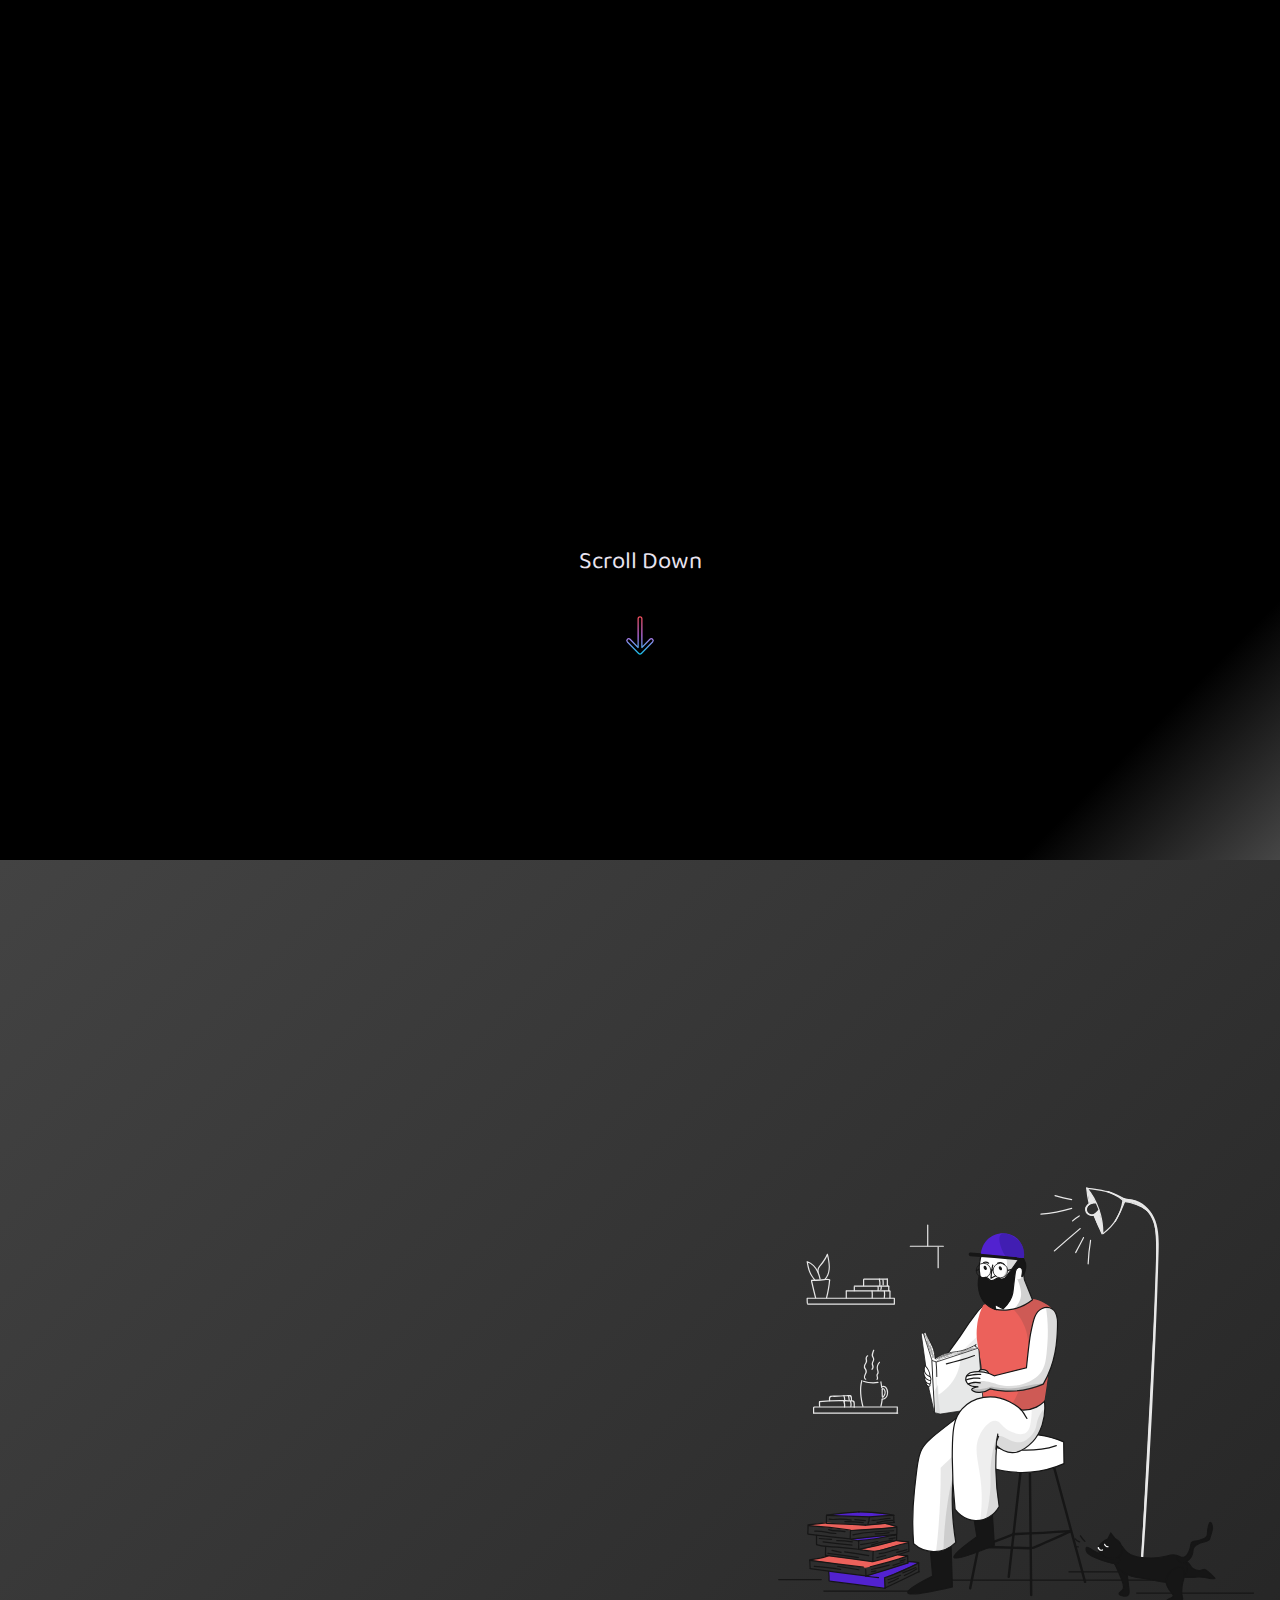
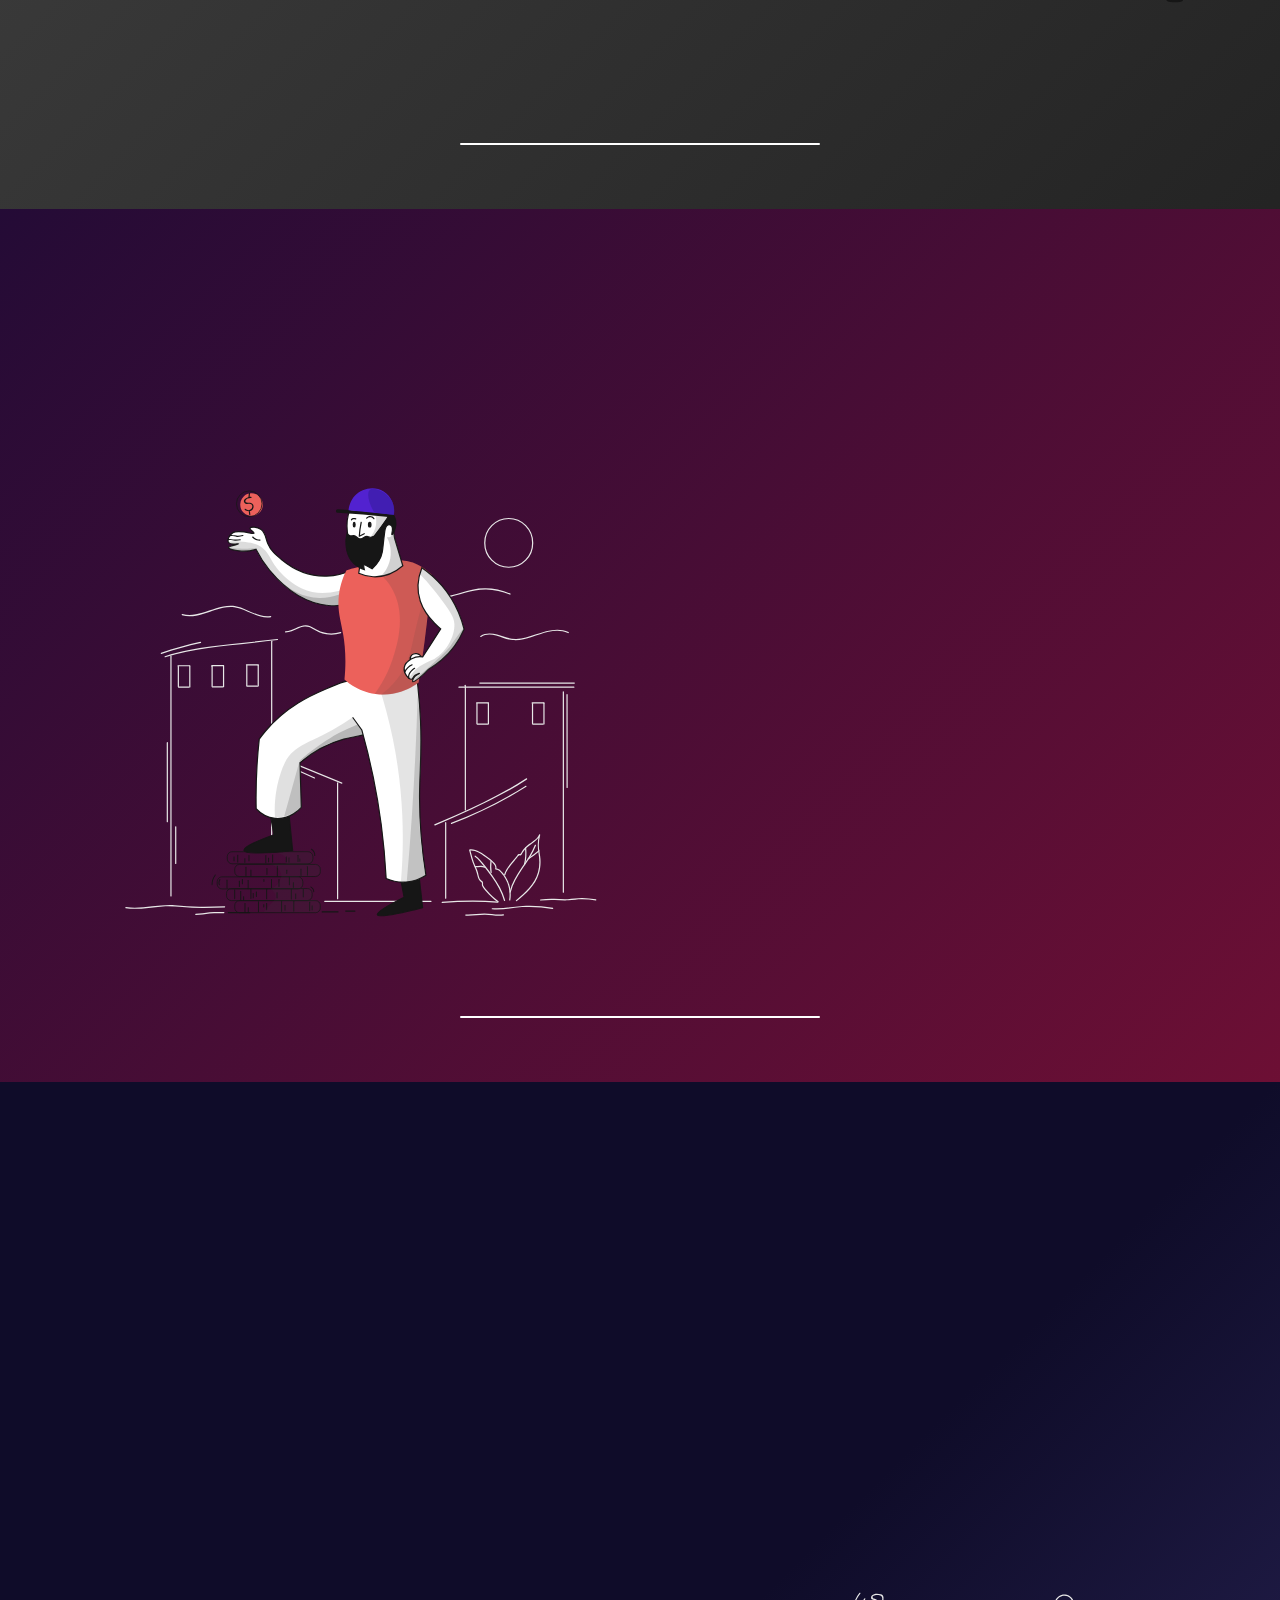
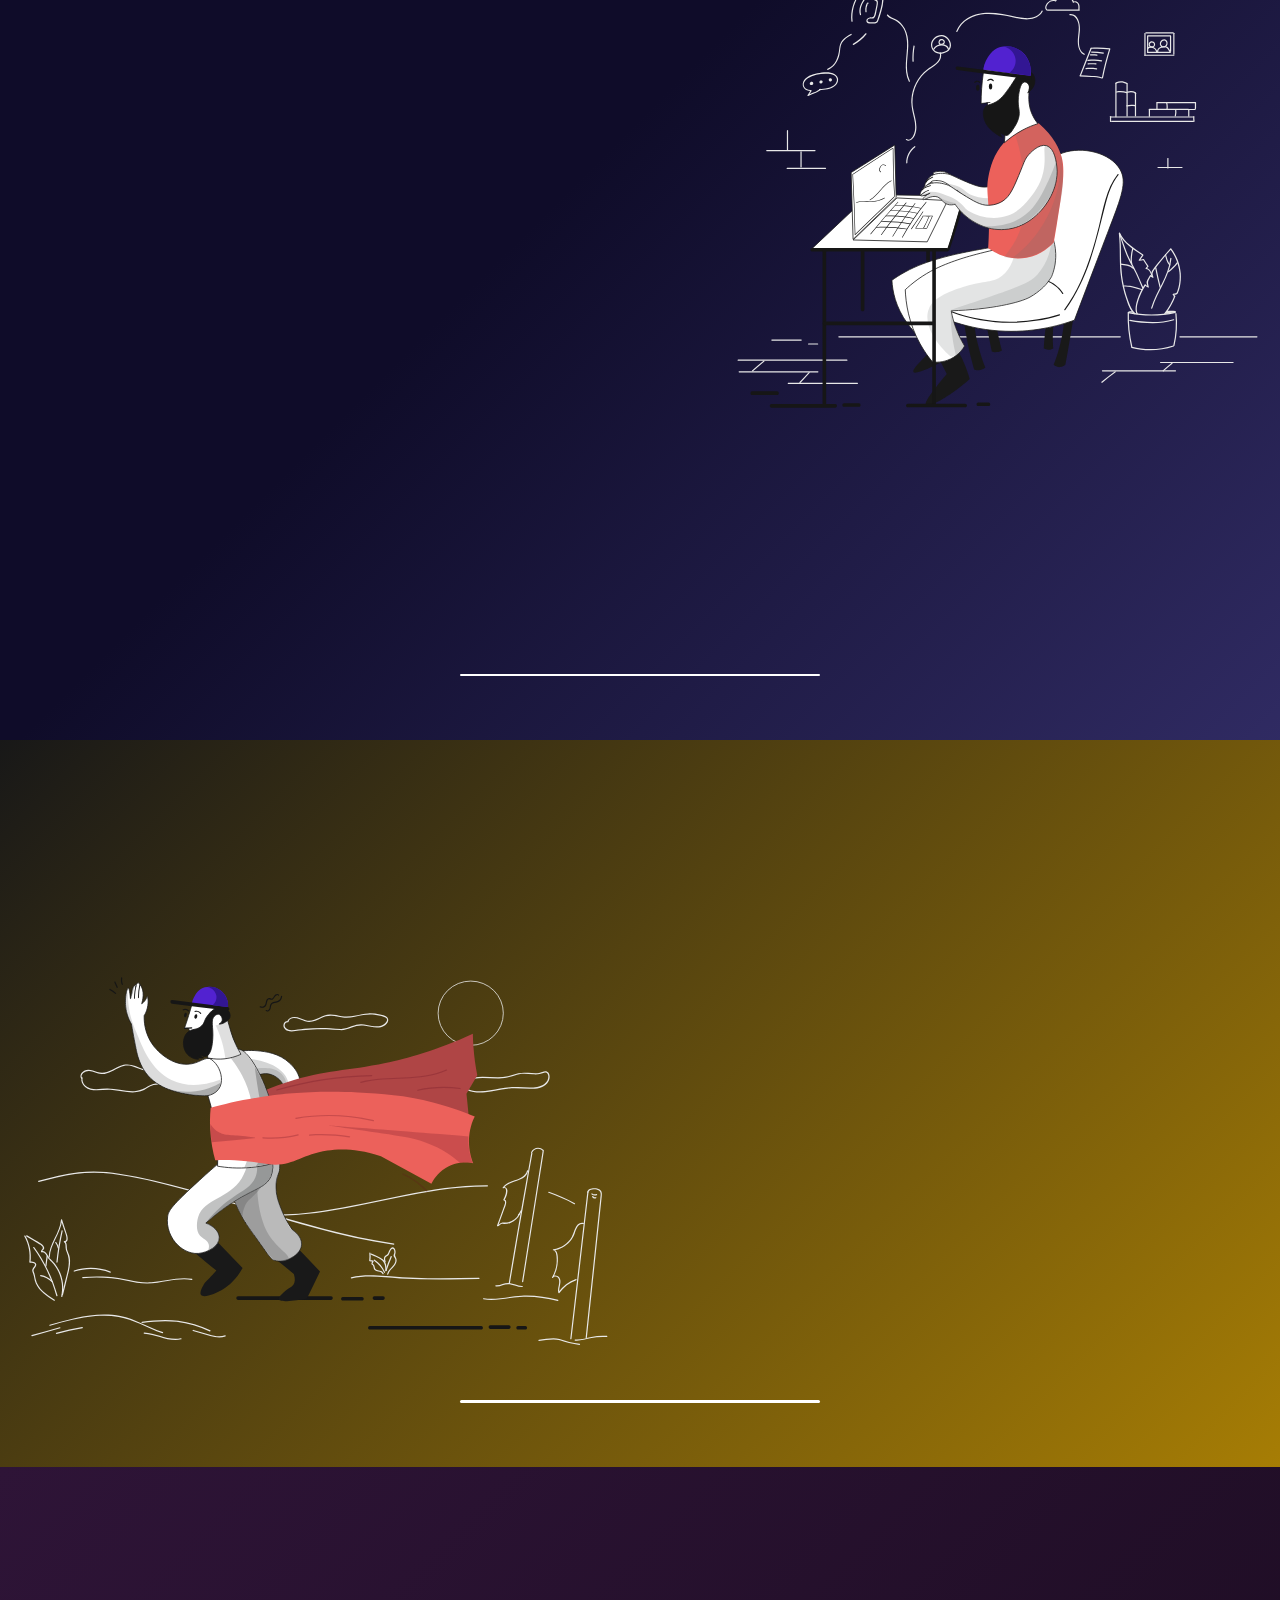
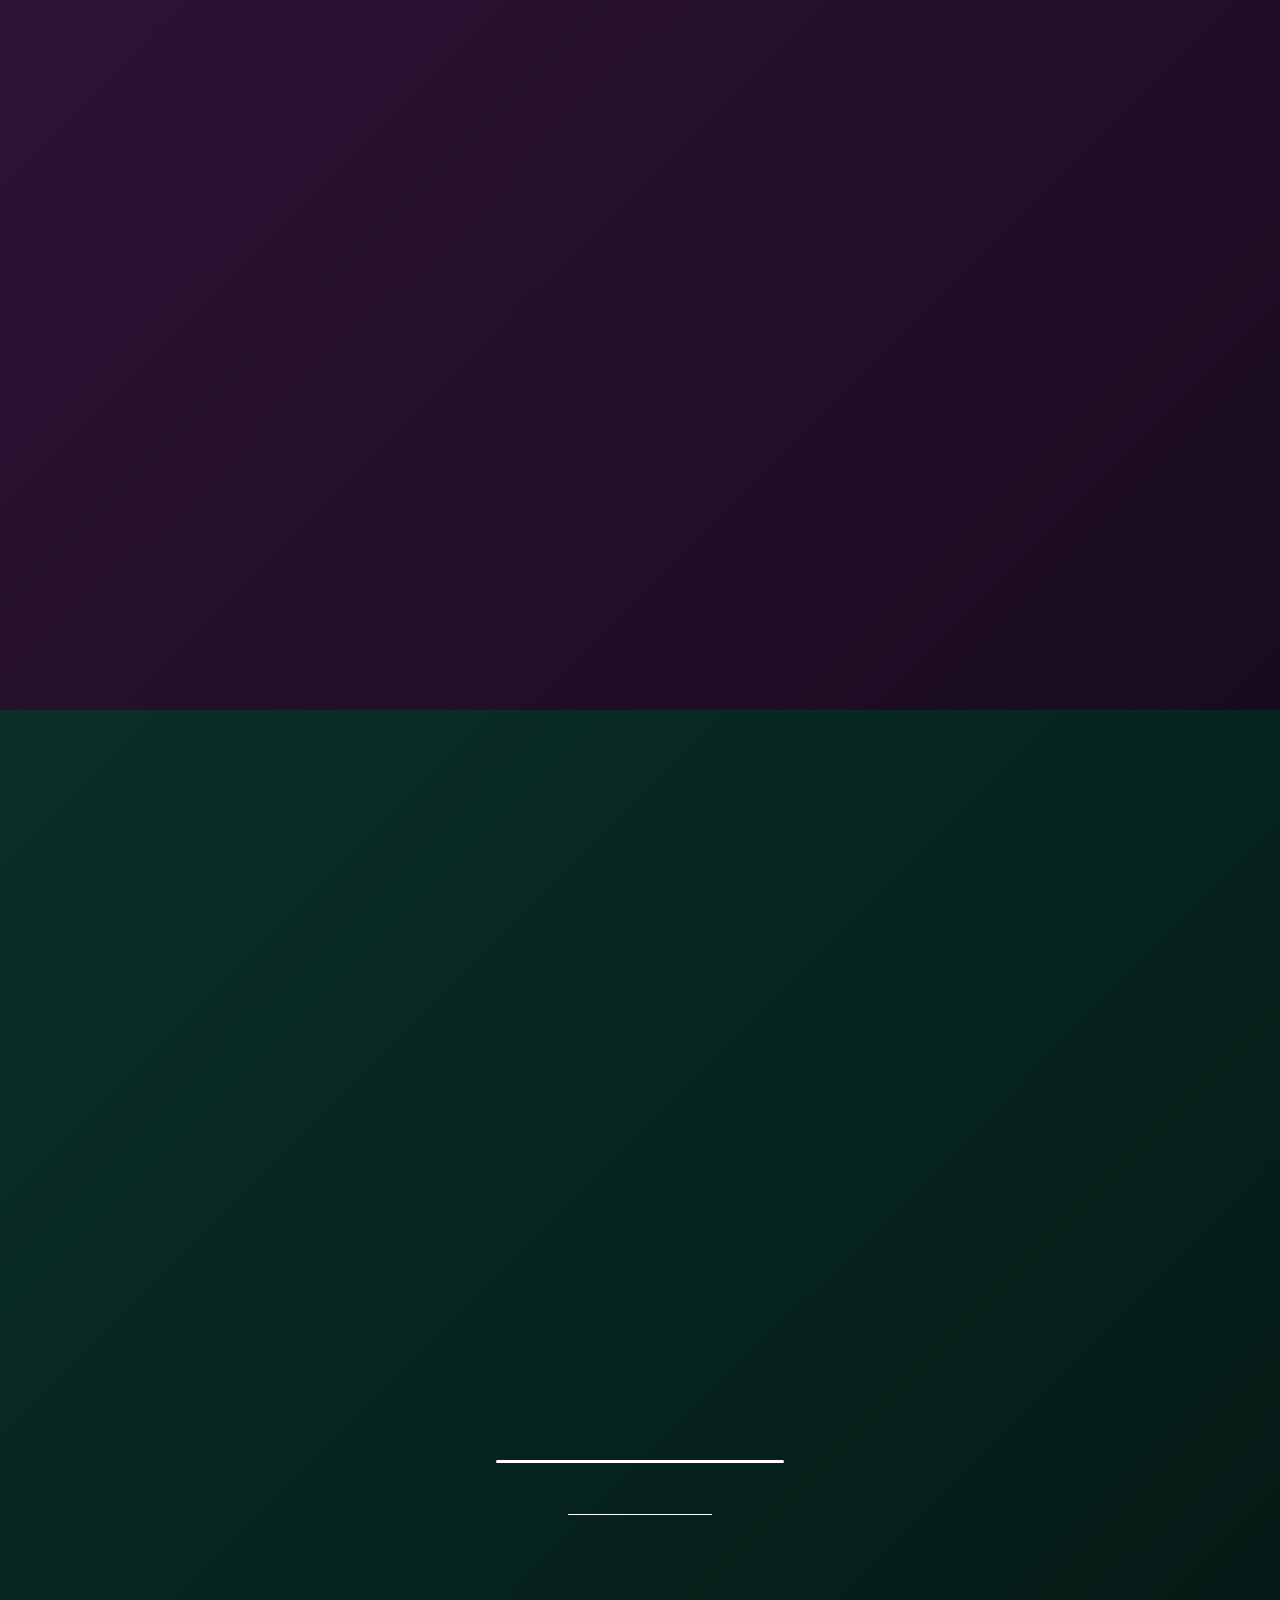
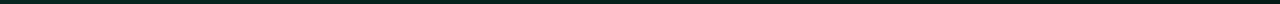
<file: index.html>
<!DOCTYPE html>
<html lang="en">
<head>
  <meta charset="UTF-8">
  <meta name="viewport" content="width=device-width, initial-scale=1.0">
  <meta name="viewport" content="width=device-width">
  <title>ProjectOne</title>
  <link href="https://fonts.googleapis.com/css2?family=Baloo+Tammudu+2&family=Bungee+Shade&family=Ewert&family=Fascinate+Inline&family=Faster+One&family=Monoton&family=Permanent+Marker&family=Plaster&display=swap" rel="stylesheet">
  <link rel="stylesheet" type="text/css" href="css/index.css">
  <link rel="stylesheet" type="text/css" href="css/preloader.min.css">
  <link href="https://unpkg.com/aos@2.3.1/dist/aos.css" rel="stylesheet">
</head>
<body>

  <div id="page-prealoder" class="preloader">
    <div class="loader"></div>
  </div>

  <div class="container">
      
      <header class="title">
        <h1 >
          Hi, i'm Daniil
        </h1>

        <div class="DivScroll">
          
          <h2 class="Scroll">
            Scroll Down
          </h2>

          <img alt="scroll" class="ImgScroll" src="img/down.svg">

        </div>

      </header>

      <section class="Me">

        <div class="MeContent">

          <div class="MyTitle" data-aos="fade-down" >
            
            <h2 class="h2Me _active">
              It's Me
            </h2>

          </div>

          <div class="Content">

          <p class="BarP"  data-aos="fade-right">
I am a creative and inventive junior frontend developer who strives to combine the art of design with the art of programming. I have a passion for translating UI/UX design frameworks into real code that will create the visual elements of the application. I also own the Salesforce CRM system and have 10 months of experience working with it. I have knowledge of OOP and Java server language. I also study Unity for myself. I strive to gain knowledge through self-education and full-time study at the BNTU University (Faculty of Instrument Engineering), which I intend to graduate in 2023.

          </p>

          <img alt="study-from-books" src="img/pixeltrue-study-from-books-1.svg" >

        </div>

        <div class="EndAnim">
          
          <div class="EndOne"></div>

        </div>

        </div>
        
      </section>

      <secrion class="Resp">

        <div class="RespTitle" data-aos="fade-down">

          <h2 class="RespTitleH2" >My plans</h2>

        </div>

        <div class="RespContent">

          <img alt="payment" src="img/pixeltrue-payment-1.svg" >
          
          <ul class="RespUl">
            <li data-aos="fade-right">Develop new user-facing features</li>
            <li data-aos="fade-right">Build reusable code and libraries for future use</li>
            <li data-aos="fade-right">Optimize application for maximum speed and scalability</li>
            <li data-aos="fade-right">Assure that all user input is validated before submitting to back-end</li>
            <li data-aos="fade-right">Collaborate with other team members and stakeholders</li>
          </ul>

        </div>

        <div class="EndAnim">
          
          <div class="EndOne"></div>

        </div>
        
      </secrion>

      <section class="Skills">

        <div class="SkillsTitle" data-aos="fade-down">
          
          <h2 class="SkillsTitleH2" >My Skills</h2>

        </div>
        
        <div class="SkillsContent">
          
          <ul class="SkillsUl">
            <li data-aos="fade-right">Deep understanding of web markup (HTML, CSS, JS)</li>
            <li data-aos="fade-right">Ability to work with the Vue.Js framework and third-party libraries</li>
            <li data-aos="fade-right">I own Backend development based on the Java language</li>
            <li data-aos="fade-right">Deep understanding of the Salesforce platform and business processes</li>
            <li data-aos="fade-right">Basic knowledge of image authoring tools, to be able to crop, resize, or perform small adjustments on an image. Familiarity with tools such as as Gimp or Photoshop is a plus</li>
            <li data-aos="fade-right">Proficient understanding of cross-browser compatibility issues and ways to work around them</li>
            <li data-aos="fade-right">Good understanding of SEO principles and ensuring that application will adhere to them</li>
            <li data-aos="fade-right">
            Good knowledge of task management with some useful tools like Trello, Jira, etc.
            </li>
          </ul>

          <img alt="support" src="img/pixeltrue-support-1.svg" >

        </div>

        <div class="EndAnim">
          
          <div class="EndOne"></div>

        </div>

      </section>

      <section class="Hobbies">
        
        <div class="HobbiesTitle" data-aos="fade-down">
          
          <h2 class="HobbiesTitleH2">My Hobbies</h2>

        </div>

        <div class="HobbiesContent">
          
          <img alt="success" src="img/pixeltrue-success-1.svg">

          <p class="BarP" data-aos="fade-right">
            I have a passion for several musical genres. I play bass guitar and love to play basketball. Sometimes I like to spend an evening playing my favorite video game. But I spend most of my free time studying everything related to webdav. Design, new trends, etc. Learning new technologies and working directly on a project gives me pleasure, so I can work as productively as possible.
          </p>

        </div>

        <div class="EndAnim">
          
          <div class="EndOne"></div>

        </div>

      </section>

      <section class="SkillsBar">
        
        <div class="BarTitle" data-aos="fade-down">
          
          <h2 class="BarTitleH2">Skills Bar</h2>

        </div>

        <div class="BarContent">
          
          <div class="BarAnim">
            
            <h3 class="BarName" data-aos="fade-right">HTML, CSS 75%</h3>

            <div class="BarHTML" data-aos="fade-right"></div>

            <h3 class="BarName" data-aos="fade-right">JavaScript 70%</h3>

            <div class="BarJavaScript" data-aos="fade-right"></div>

            <h3 class="BarName" data-aos="fade-right">Java 60%</h3>

            <div class="BarJava" data-aos="fade-right"></div>

            <h3 class="BarName" data-aos="fade-right">Salesforce 85%</h3>

            <div class="BarSalesforce" data-aos="fade-right"></div>

            <h3 class="BarName" data-aos="fade-right">Vue.Js 50%</h3>

            <div class="BarVueJs" data-aos="fade-right"></div>

            <h3 class="BarName" data-aos="fade-right">Unity 20%</h3>

            <div class="BarUnity" data-aos="fade-right"></div>

          </div>

          <p class="BarP" data-aos="flip-up">
          
          In addition to the skills presented here, I have a very useful skill : I can quickly learn any technology and immediately apply it. I am also very easy to join any team and can also easily communicate with colleagues, which makes it very easy to conduct a project with me.

        </p>

        </div>

      </section>

      <section class="Contact">
        
        <div class="ContactTitle">
          
          <h2 class="ContactTitleH2" data-aos="fade-down">Contact Me</h2>

        </div>

        <div class="ContactContent">
          
          <div class="ContactDetailes">
            
            <p class="Detailes" data-aos="fade-down"><span class="One">First name : </span><span class="Two">Daniil</span></p>

            <p class="Detailes" data-aos="fade-down"><span class="One">Last name : </span><span class="Two">Churilo</span></p>

            <p class="Detailes" data-aos="fade-down"><nobr><span class="One">Email : </span><a target="_blanc" href="mailto:danila190301@gmail.com">danila190301@gmail.com</a></nobr></p>

          </div>

          <div class="SocialNetwork">
            
            <div class="Butt" data-aos="fade-up">
              
                <form target="blanc" class="l" action="https://www.linkedin.com/in/daniil-churilo">
                  <button class="linkedin"></button>
                </form>

            </div>
            <div class="Butt" data-aos="fade-up">
              
              <form class="G" target="blanc" action="https://github.com/GoldenMars">
                <button class="GitHub"></button>
              </form>

            </div>
            <div class="Butt" data-aos="fade-up">
              
              <form class="T" target="blanc" action="https://t.me/GoldenMarss">
                <button class="Telegram"></button>
              </form>

            </div>

          </div>

        </div>

        <div class="EndAnim">
          
          <div class="EndOne"></div>

        </div>

        <div class="EndAnimTwo">
          
          <div class="EndOne"></div>

        </div>

      </section>
    
  </div>

  <script src="js/preloader.js"></script>

  <script src="https://unpkg.com/aos@2.3.1/dist/aos.js"></script>

  <script src="js/anim.js"></script>

  <script src="js/MyProjectOne.js"></script>
  
</body>
</html>
</file>
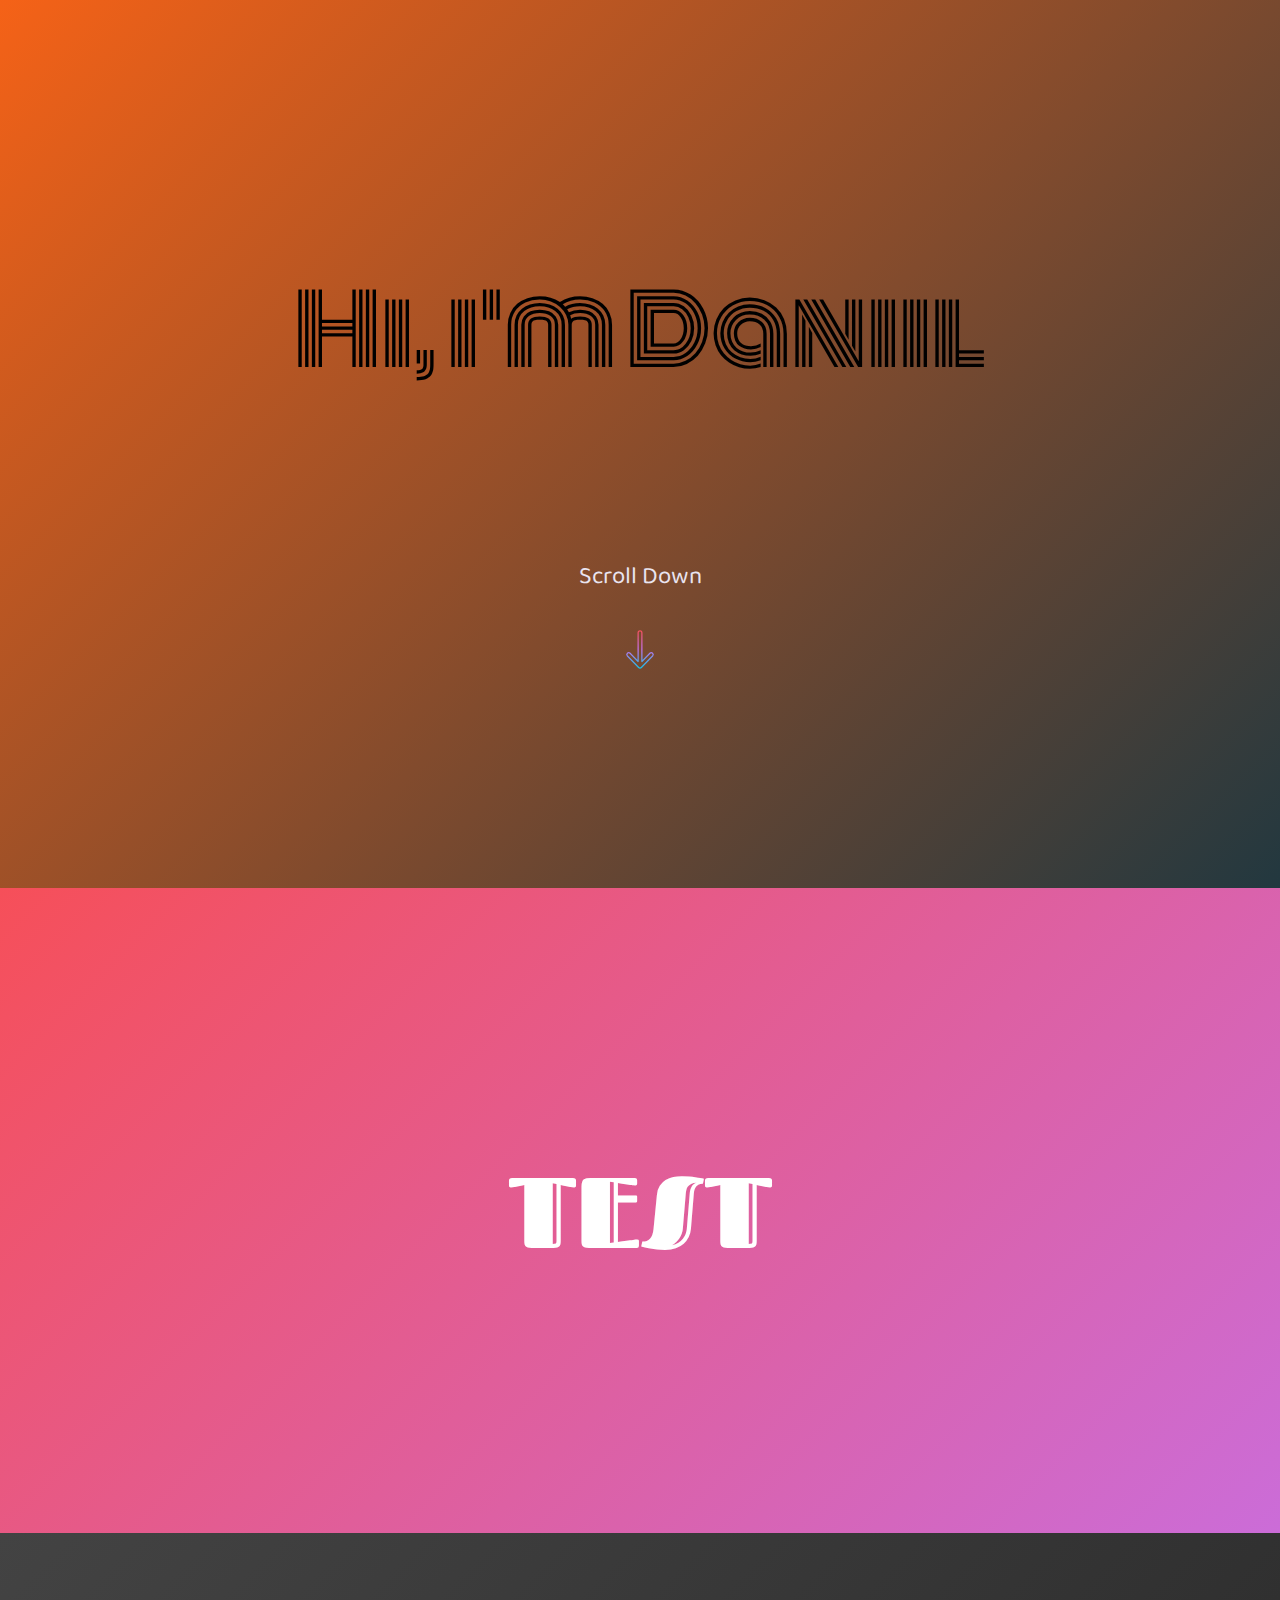
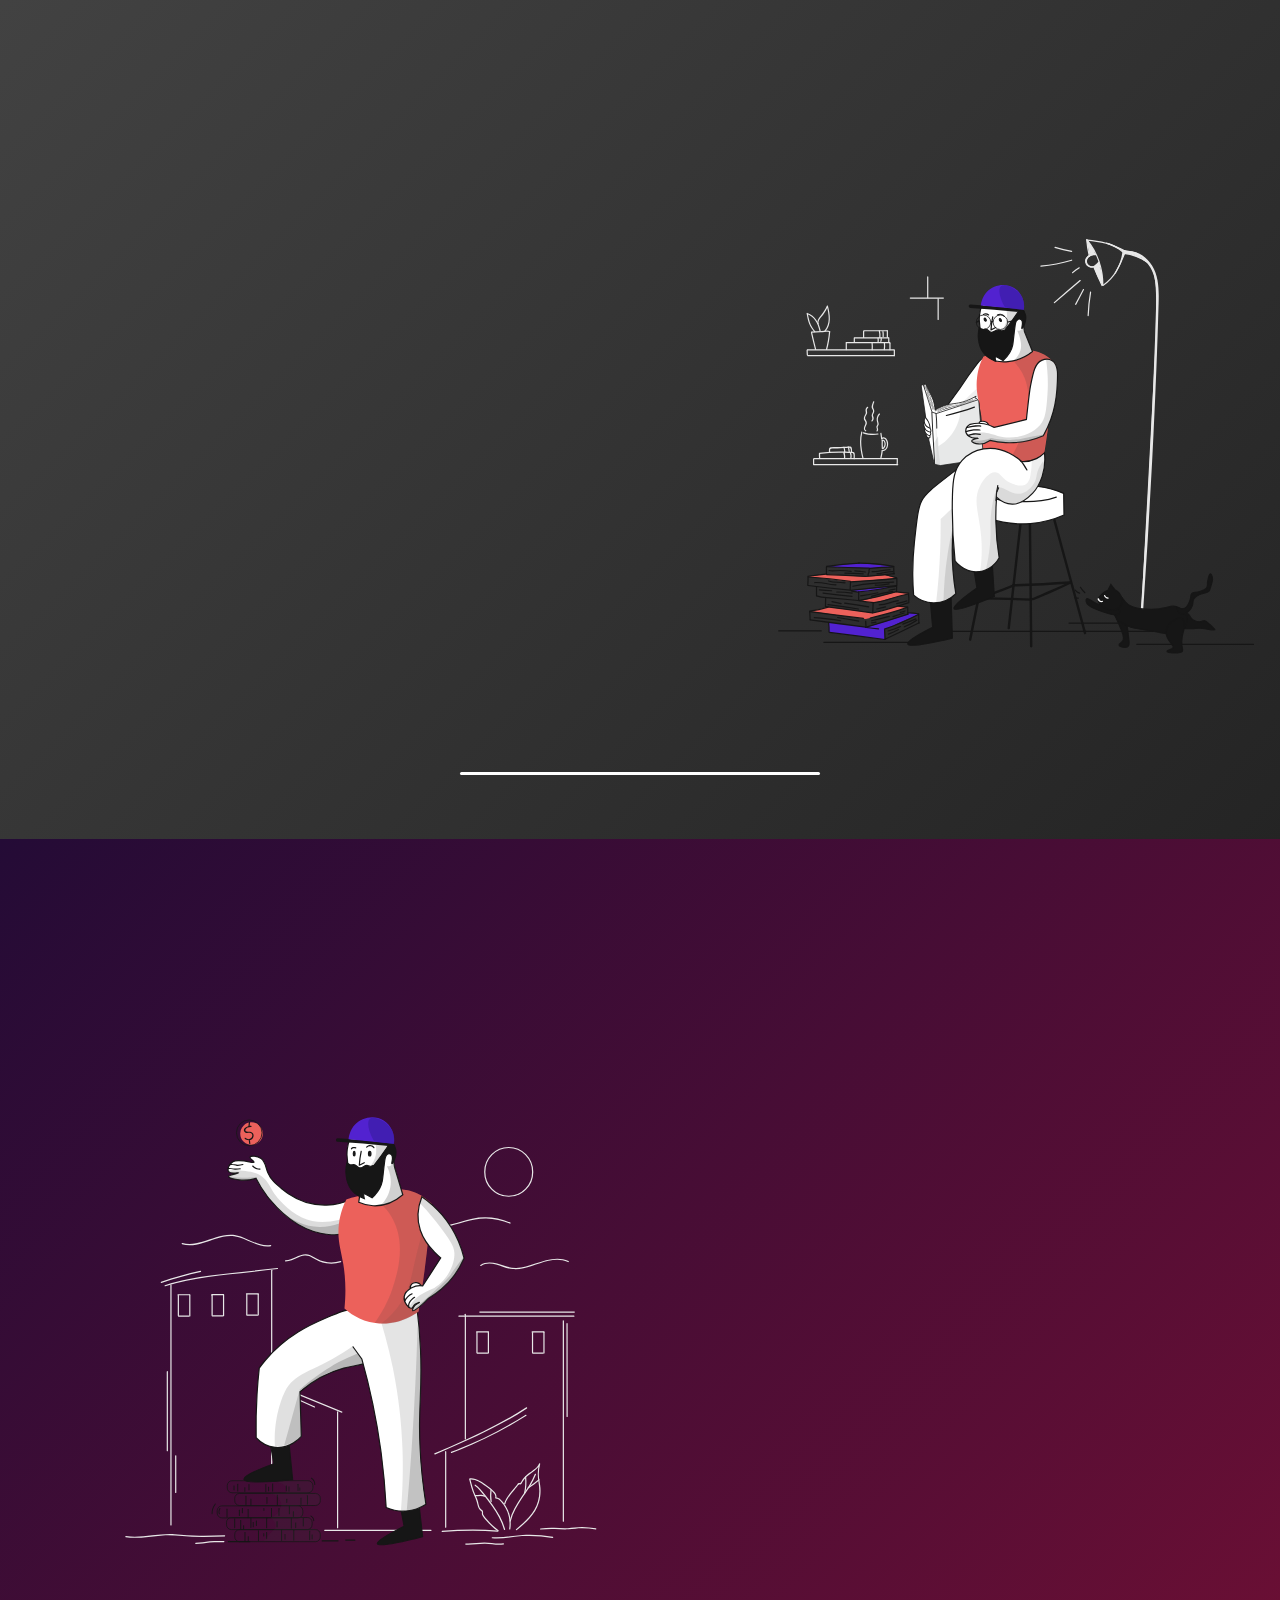
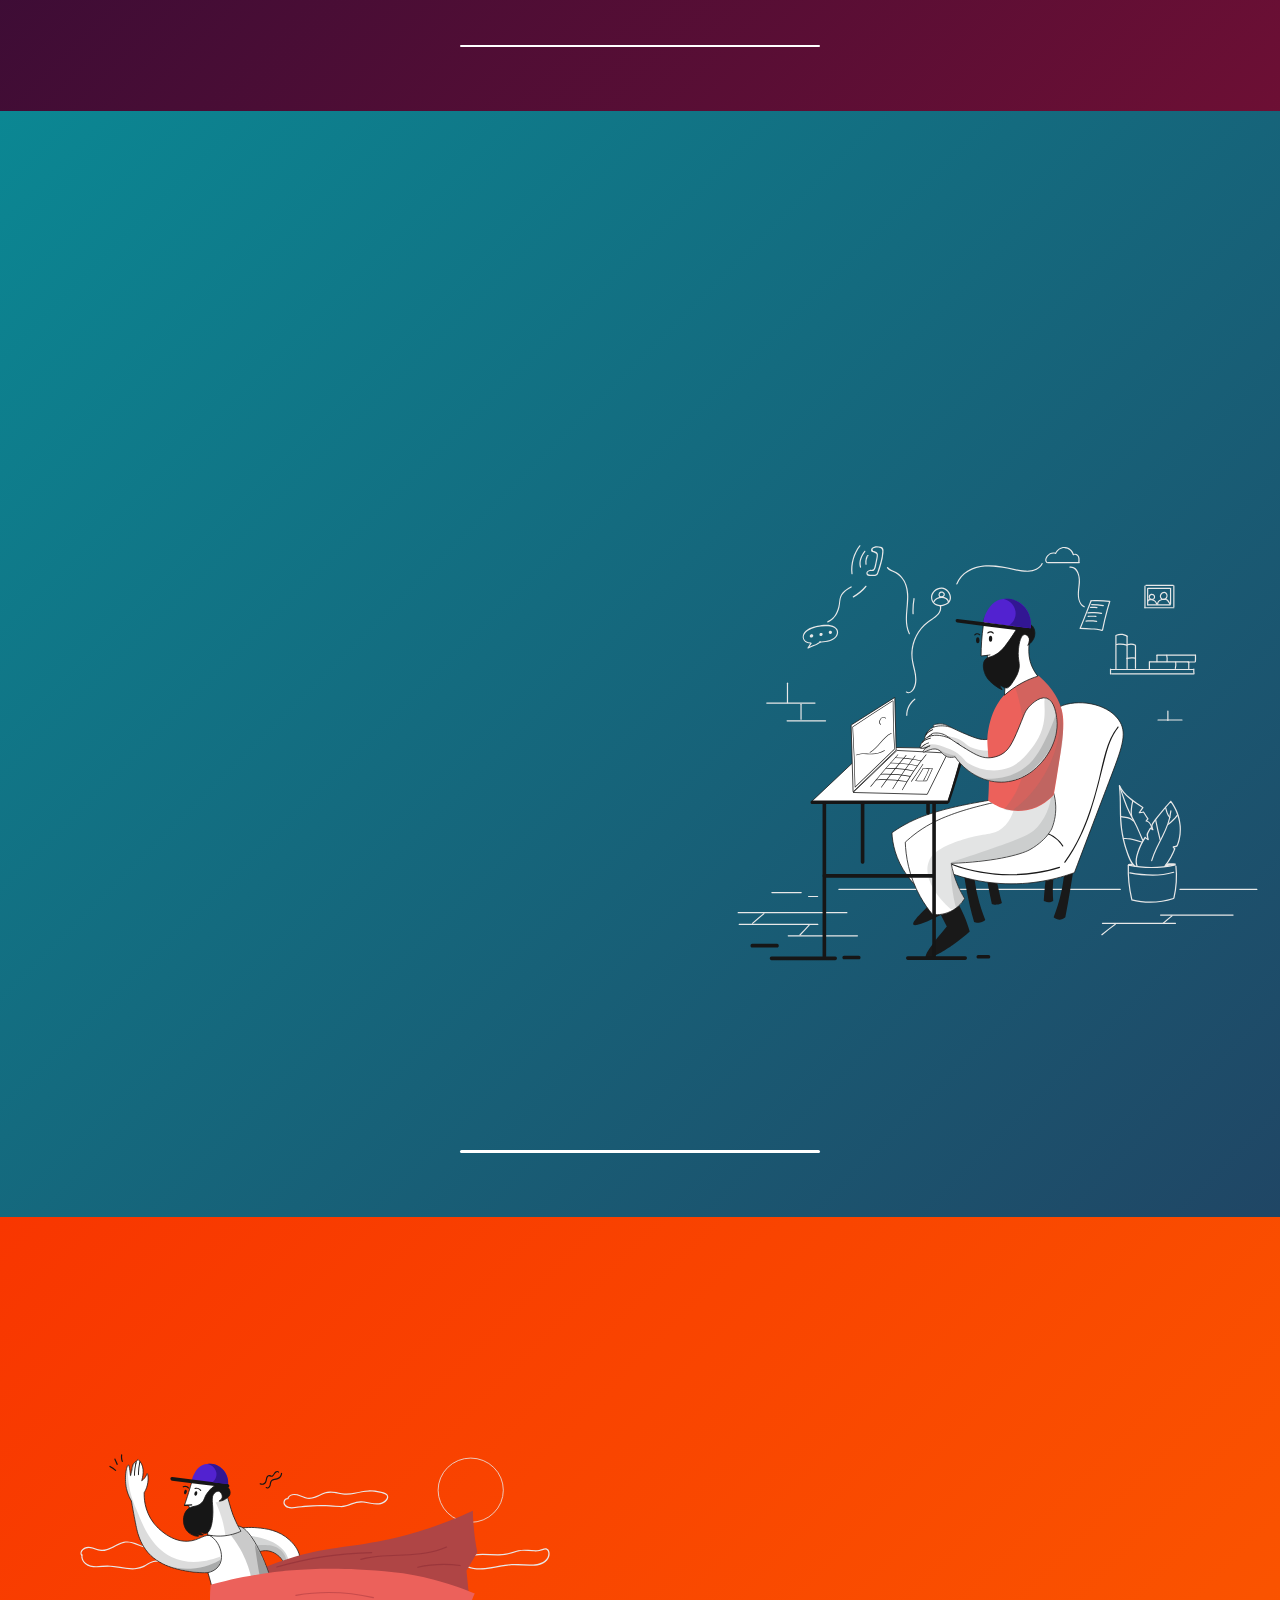
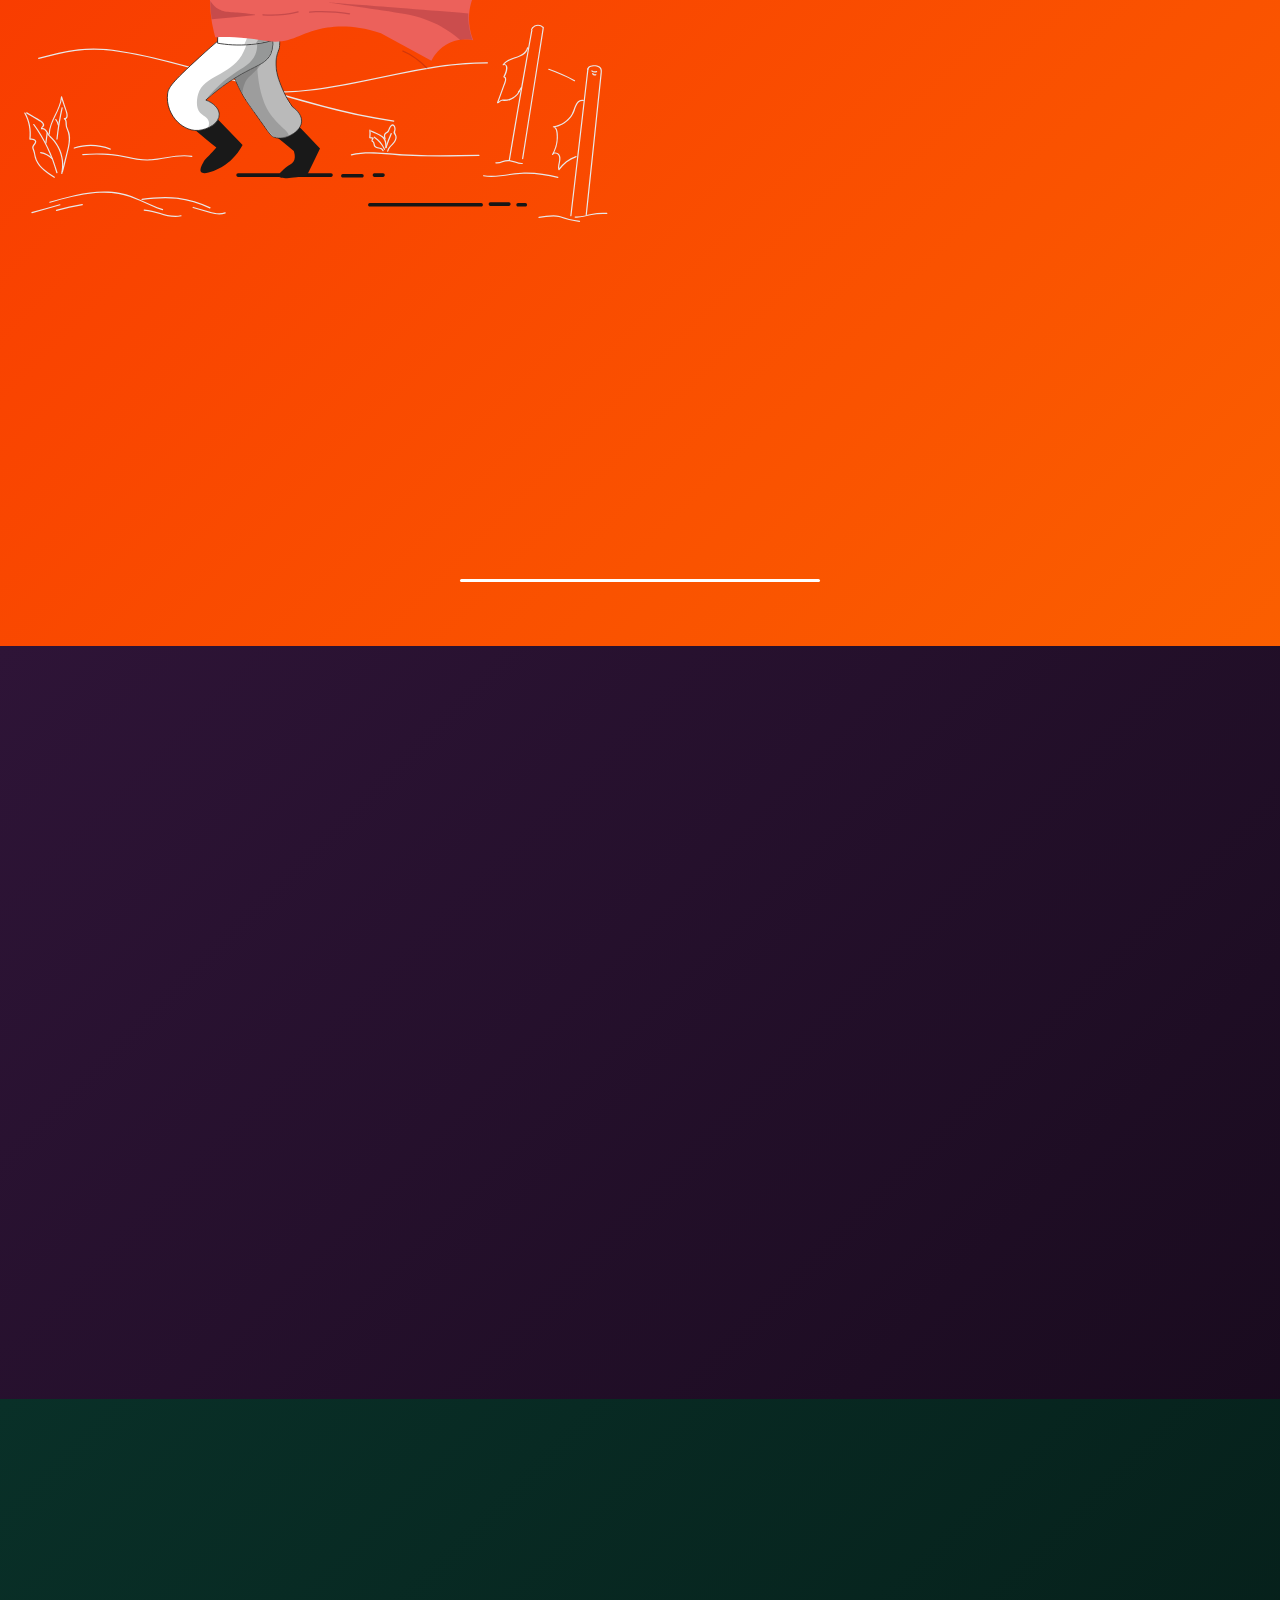
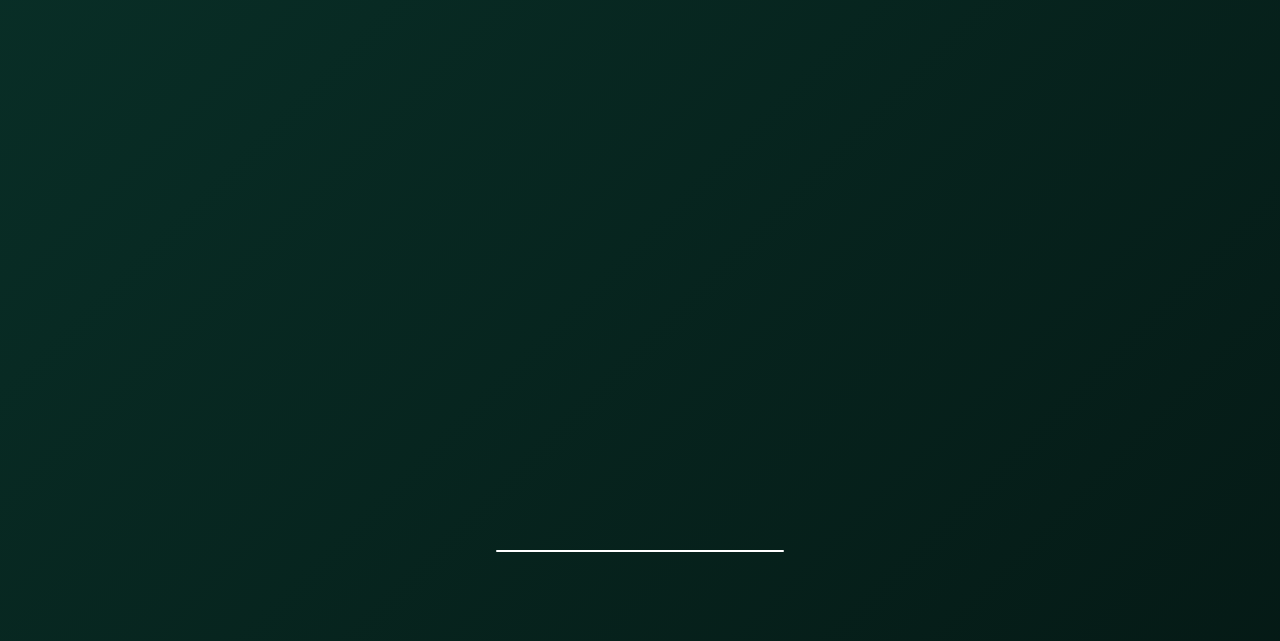
<file: index/index.html>
<!DOCTYPE html>
<html lang="en">
<head>
  <meta charset="UTF-8">
  <meta name="viewport" content="width=device-width, initial-scale=1.0">
  <meta name="viewport" content="width=device-width">
  <title>ProjectOne</title>
  <link href="https://fonts.googleapis.com/css2?family=Baloo+Tammudu+2&family=Bungee+Shade&family=Ewert&family=Fascinate+Inline&family=Faster+One&family=Monoton&family=Permanent+Marker&family=Plaster&display=swap" rel="stylesheet">
  <link rel="stylesheet" type="text/css" href="css/index.css">
  <link rel="stylesheet" type="text/css" href="css/preloader.min.css">
  <link href="https://unpkg.com/aos@2.3.1/dist/aos.css" rel="stylesheet">
</head>
<body>

  <div id="page-prealoder" class="preloader">
    <div class="loader"></div>
  </div>

  <div class="container">
      
      <header class="title">
        <h1 >
          Hi, i'm Daniil
        </h1>

        <div class="DivScroll">
          
          <h2 class="Scroll">
            Scroll Down
          </h2>

          <img alt="scroll" class="ImgScroll" src="img/down.svg">

        </div>

      </header>

      <section class="Test">

        <div class="TestContent">

          <h2>
            
            <a href="test/test.html">TEST</a>

          </h2>

        </div>

      </section>

      <section class="Me">

        <div class="MeContent">

          <div class="MyTitle" data-aos="fade-down" >
            
            <h2 class="h2Me _active">
              It's Me
            </h2>

          </div>

          <div class="Content">

          <p class="BarP"  data-aos="fade-right">
I'm a creative and inventive junior frontend developer who is motivated to combine the art of design with the art of programming. I have passion for translation of the UI/UX design wireframes to actual code that will produce visual elements of the application. I’m used to work with the UI/UX designers and bridge the gap between graphical design and technical implementation, taking an active role on both sides and defining how the application looks as well as how it works. I strive to gain knowledge through self-education and full-time study at the University.

          </p>

          <img alt="study-from-books" src="img/pixeltrue-study-from-books-1.svg" >

        </div>

        <div class="EndAnim">
          
          <div class="EndOne"></div>

        </div>

        </div>
        
      </section>

      <secrion class="Resp">

        <div class="RespTitle" data-aos="fade-down">

          <h2 class="RespTitleH2" >My plans</h2>

        </div>

        <div class="RespContent">

          <img alt="payment" src="img/pixeltrue-payment-1.svg" >
          
          <ul class="RespUl">
            <li data-aos="fade-right">Develop new user-facing features</li>
            <li data-aos="fade-right">Build reusable code and libraries for future use</li>
            <li data-aos="fade-right">Optimize application for maximum speed and scalability</li>
            <li data-aos="fade-right">Assure that all user input is validated before submitting to back-end</li>
            <li data-aos="fade-right">Collaborate with other team members and stakeholders</li>
          </ul>

        </div>

        <div class="EndAnim">
          
          <div class="EndOne"></div>

        </div>
        
      </secrion>

      <section class="Skills">

        <div class="SkillsTitle" data-aos="fade-down">
          
          <h2 class="SkillsTitleH2" >My Skills</h2>

        </div>
        
        <div class="SkillsContent">
          
          <ul class="SkillsUl">
            <li data-aos="fade-right">Proficient understanding of web markup, including HTML</li>
            <li data-aos="fade-right">Basic understanding of server-side CSS pre-processing platforms, such as LESS and SASS</li>
            <li data-aos="fade-right">Basic knowledge of image authoring tools, to be able to crop, resize, or perform small adjustments on an image. Familiarity with tools such as as Gimp or Photoshop is a plus</li>
            <li data-aos="fade-right">Proficient understanding of cross-browser compatibility issues and ways to work around them</li>
            <li data-aos="fade-right">Good understanding of SEO principles and ensuring that application will adhere to them</li>
            <li data-aos="fade-right">
            Good knowledge of managing tasks with some useful tools like Trello
            </li>
          </ul>

          <img alt="support" src="img/pixeltrue-support-1.svg" >

        </div>

        <div class="EndAnim">
          
          <div class="EndOne"></div>

        </div>

      </section>

      <section class="Hobbies">
        
        <div class="HobbiesTitle" data-aos="fade-down">
          
          <h2 class="HobbiesTitleH2">My Hobbies</h2>

        </div>

        <div class="HobbiesContent">
          
          <img alt="success" src="img/pixeltrue-success-1.svg">

          <p class="BarP" data-aos="fade-right">
            I have a passion for several musical genres. And I love playing basketball. But I spend most of my free time studying everything behind webdev. Design, new trends, etc. Learning new technologies and working directly on the project gives me pleasure , so I can work most productively.
          </p>

        </div>

        <div class="EndAnim">
          
          <div class="EndOne"></div>

        </div>

      </section>

      <section class="SkillsBar">
        
        <div class="BarTitle" data-aos="fade-down">
          
          <h2 class="BarTitleH2">Skills Bar</h2>

        </div>

        <div class="BarContent">
          
          <div class="BarAnim">
            
            <h3 class="BarName" data-aos="fade-right">HTML 65%</h3>

            <div class="BarHTML" data-aos="fade-right"></div>

            <h3 class="BarName" data-aos="fade-right">CSS 80%</h3>

            <div class="BarCSS" data-aos="fade-right"></div>

            <h3 class="BarName" data-aos="fade-right">JavaScript 50%</h3>

            <div class="BarJavaScript" data-aos="fade-right"></div>

            <h3 class="BarName" data-aos="fade-right">FlexBox 55%</h3>

            <div class="BarFlexBox" data-aos="fade-right"></div>

            <h3 class="BarName" data-aos="fade-right">Bootstrap 50%</h3>

            <div class="BarBootstrap" data-aos="fade-right"></div>

          </div>

          <p class="BarP" data-aos="flip-up">
          
          In addition to the skills presented here, I have a very useful skill : I can quickly learn any technology and immediately apply it. I am also very easy to join any team and can also easily communicate with colleagues, which makes it very easy to conduct a project with me.

        </p>

        </div>

      </section>

      <section class="Contact">
        
        <div class="ContactTitle">
          
          <h2 class="ContactTitleH2" data-aos="fade-down">Contact Me</h2>

        </div>

        <div class="ContactContent">
          
          <div class="ContactDetailes">
            
            <p class="Detailes" data-aos="fade-down"><span class="One">First name : </span><span class="Two">Daniil</span></p>

            <p class="Detailes" data-aos="fade-down"><span class="One">Last name : </span><span class="Two">Churilo</span></p>

            <p class="Detailes" data-aos="fade-down"><nobr><span class="One">Email : </span><a target="_blanc" href="mailto:danila190301@gmail.com">danila190301@gmail.com</a></nobr></p>

          </div>

          <div class="SocialNetwork">
            
            <div class="Butt" data-aos="fade-up">
              
                <form target="blanc" class="l" action="https://www.linkedin.com/in/daniil-churilo">
                  <button class="linkedin"></button>
                </form>

            </div>
            <div class="Butt" data-aos="fade-up">
              
              <form class="G" target="blanc" action="https://github.com/GoldenMars">
                <button class="GitHub"></button>
              </form>

            </div>
            <div class="Butt" data-aos="fade-up">
              
              <form class="T" target="blanc" action="https://t.me/GoldenMarss">
                <button class="Telegram"></button>
              </form>

            </div>

          </div>

        </div>

        <div class="EndAnim">
          
          <div class="EndOne"></div>

        </div>

        <div class="EndAnimTwo">
          
          <div class="EndOne"></div>

        </div>

      </section>
    
  </div>

  <script src="js/preloader.js"></script>

  <script src="https://unpkg.com/aos@2.3.1/dist/aos.js"></script>

  <script src="js/anim.js"></script>

  <script src="js/MyProjectOne.js"></script>
  
</body>
</html>
</file>
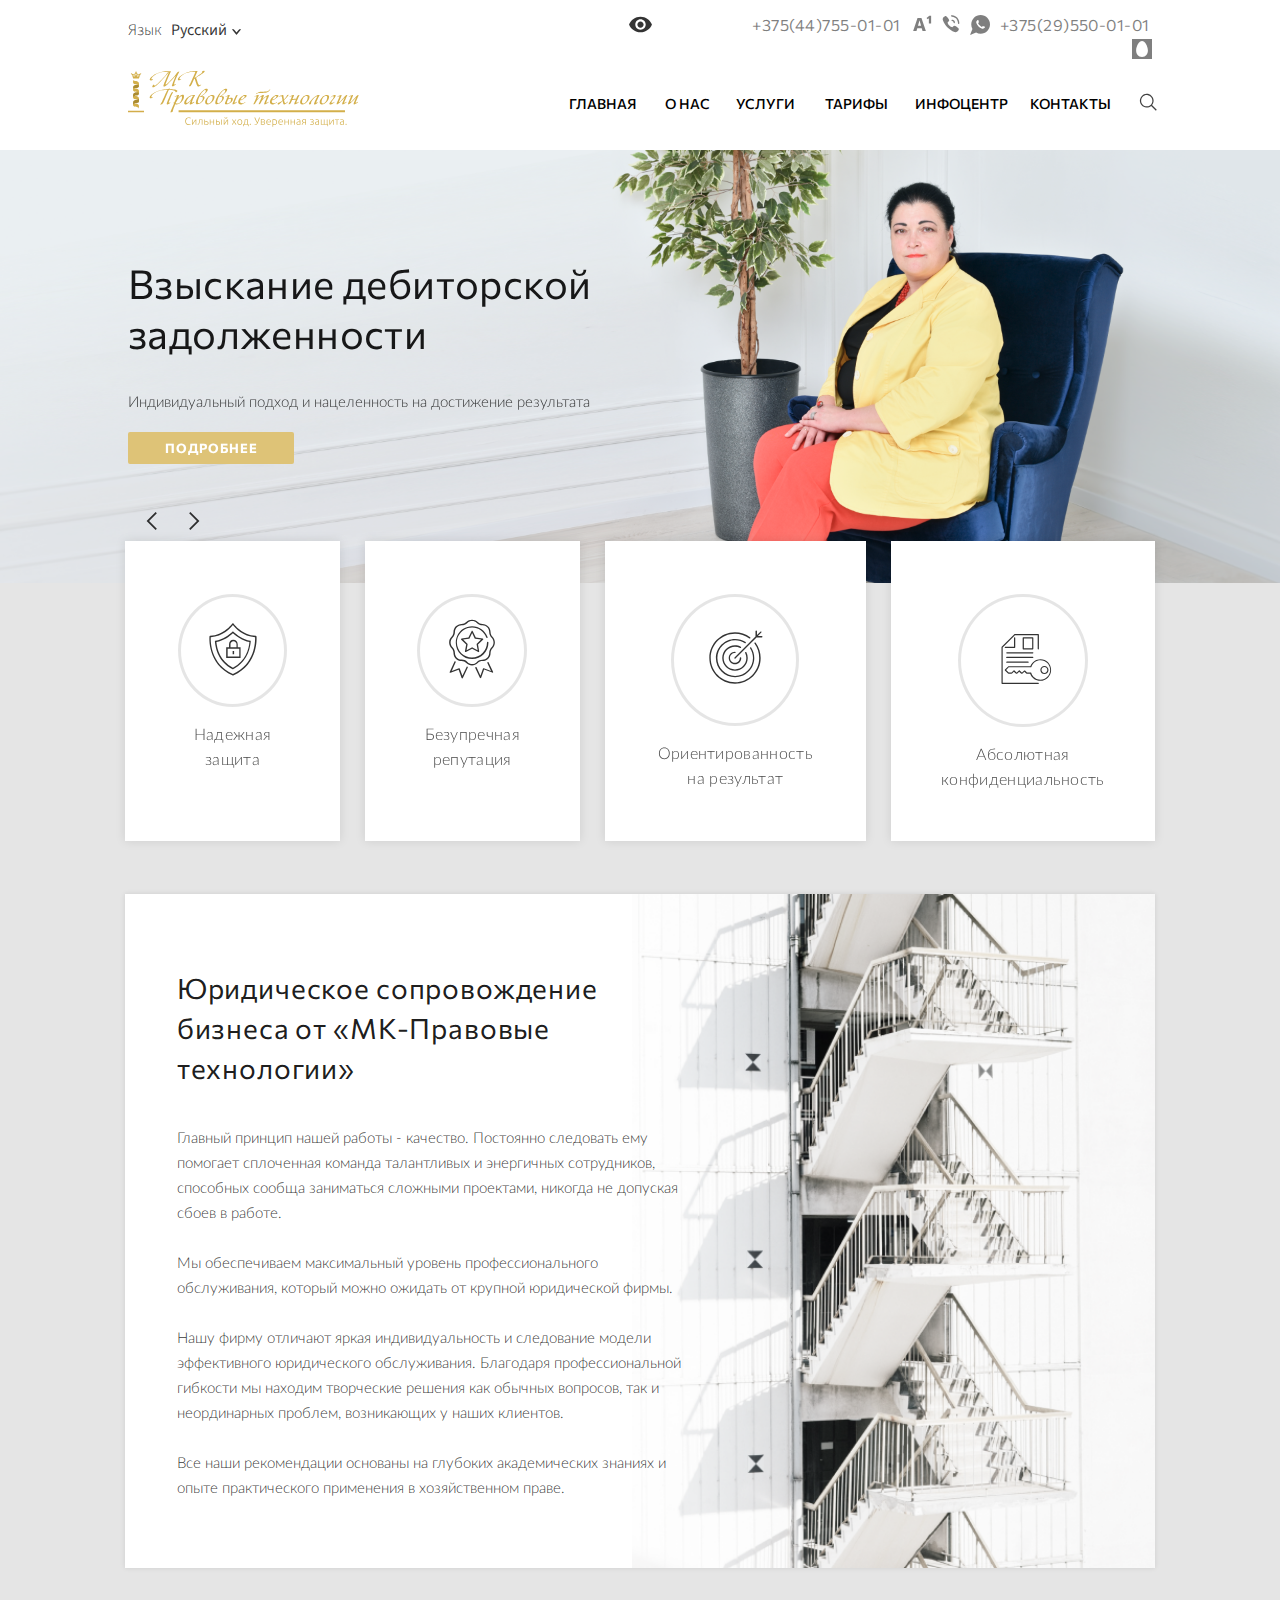
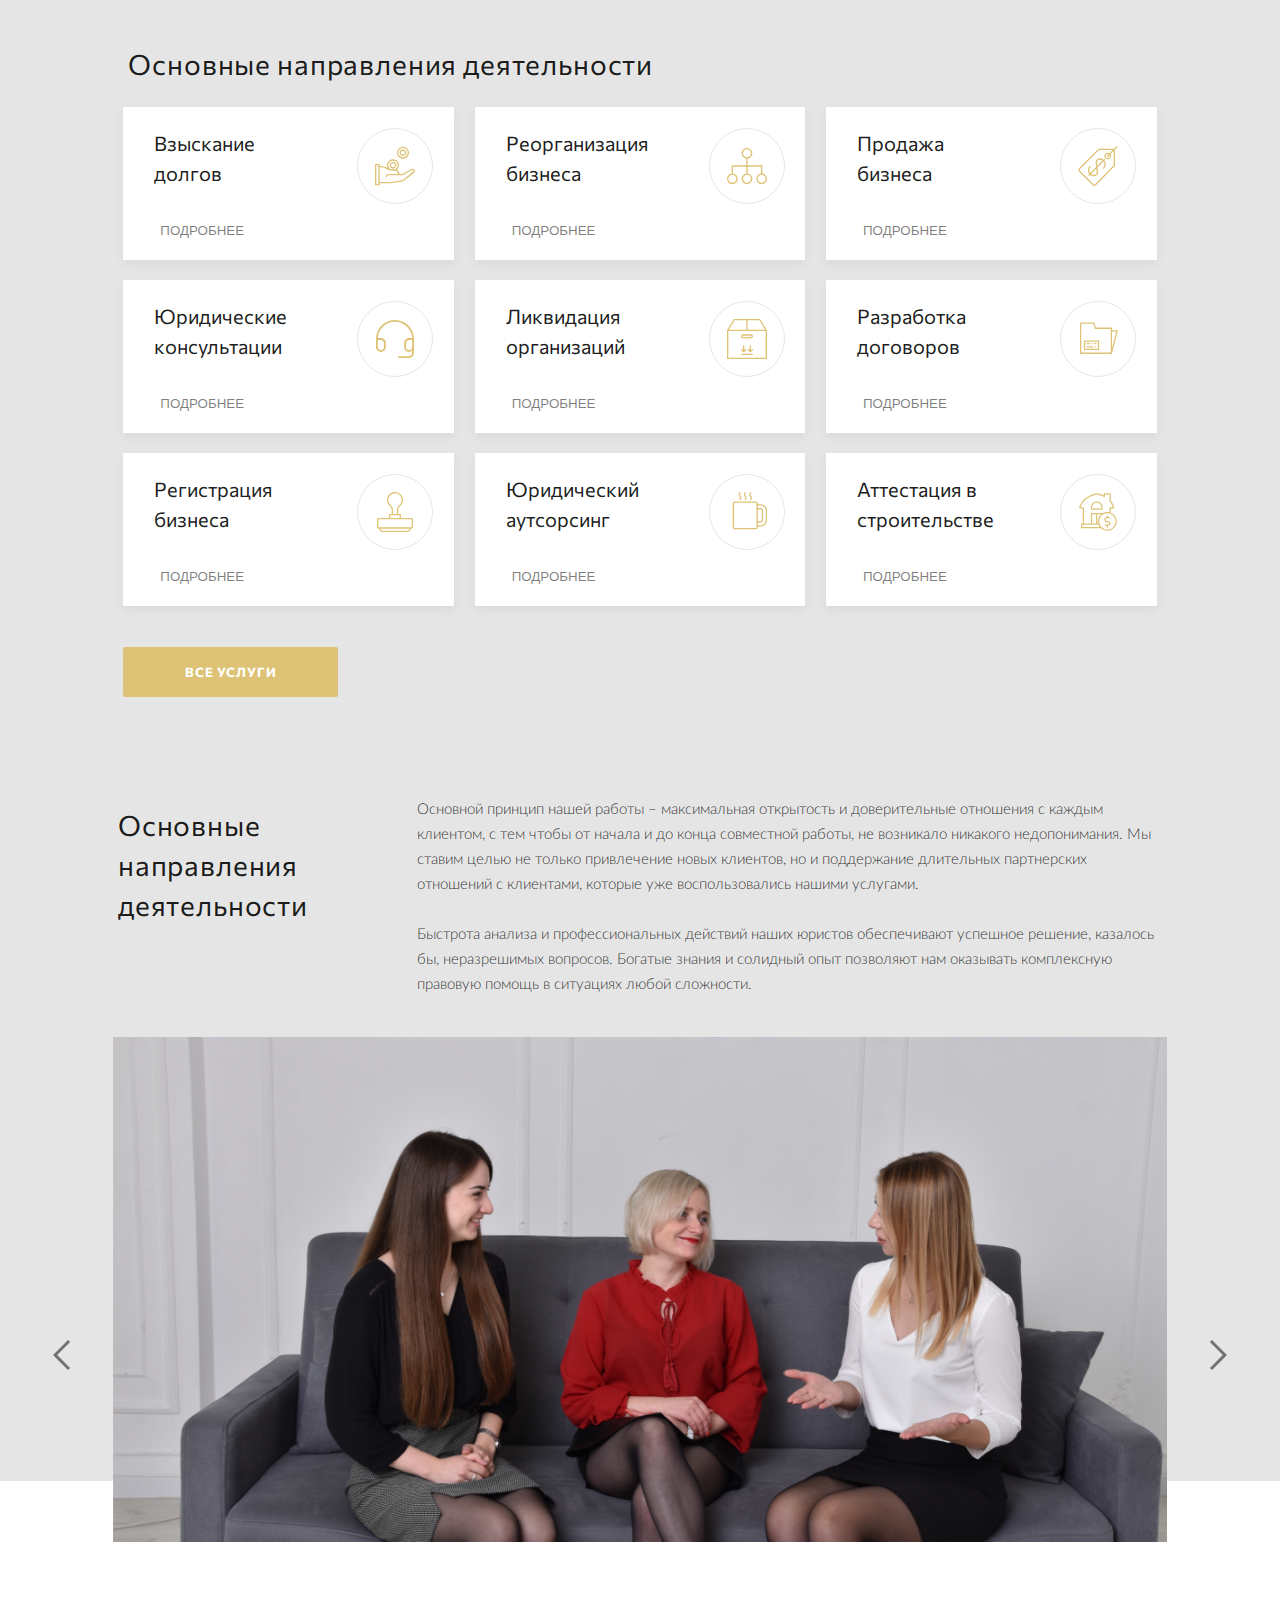
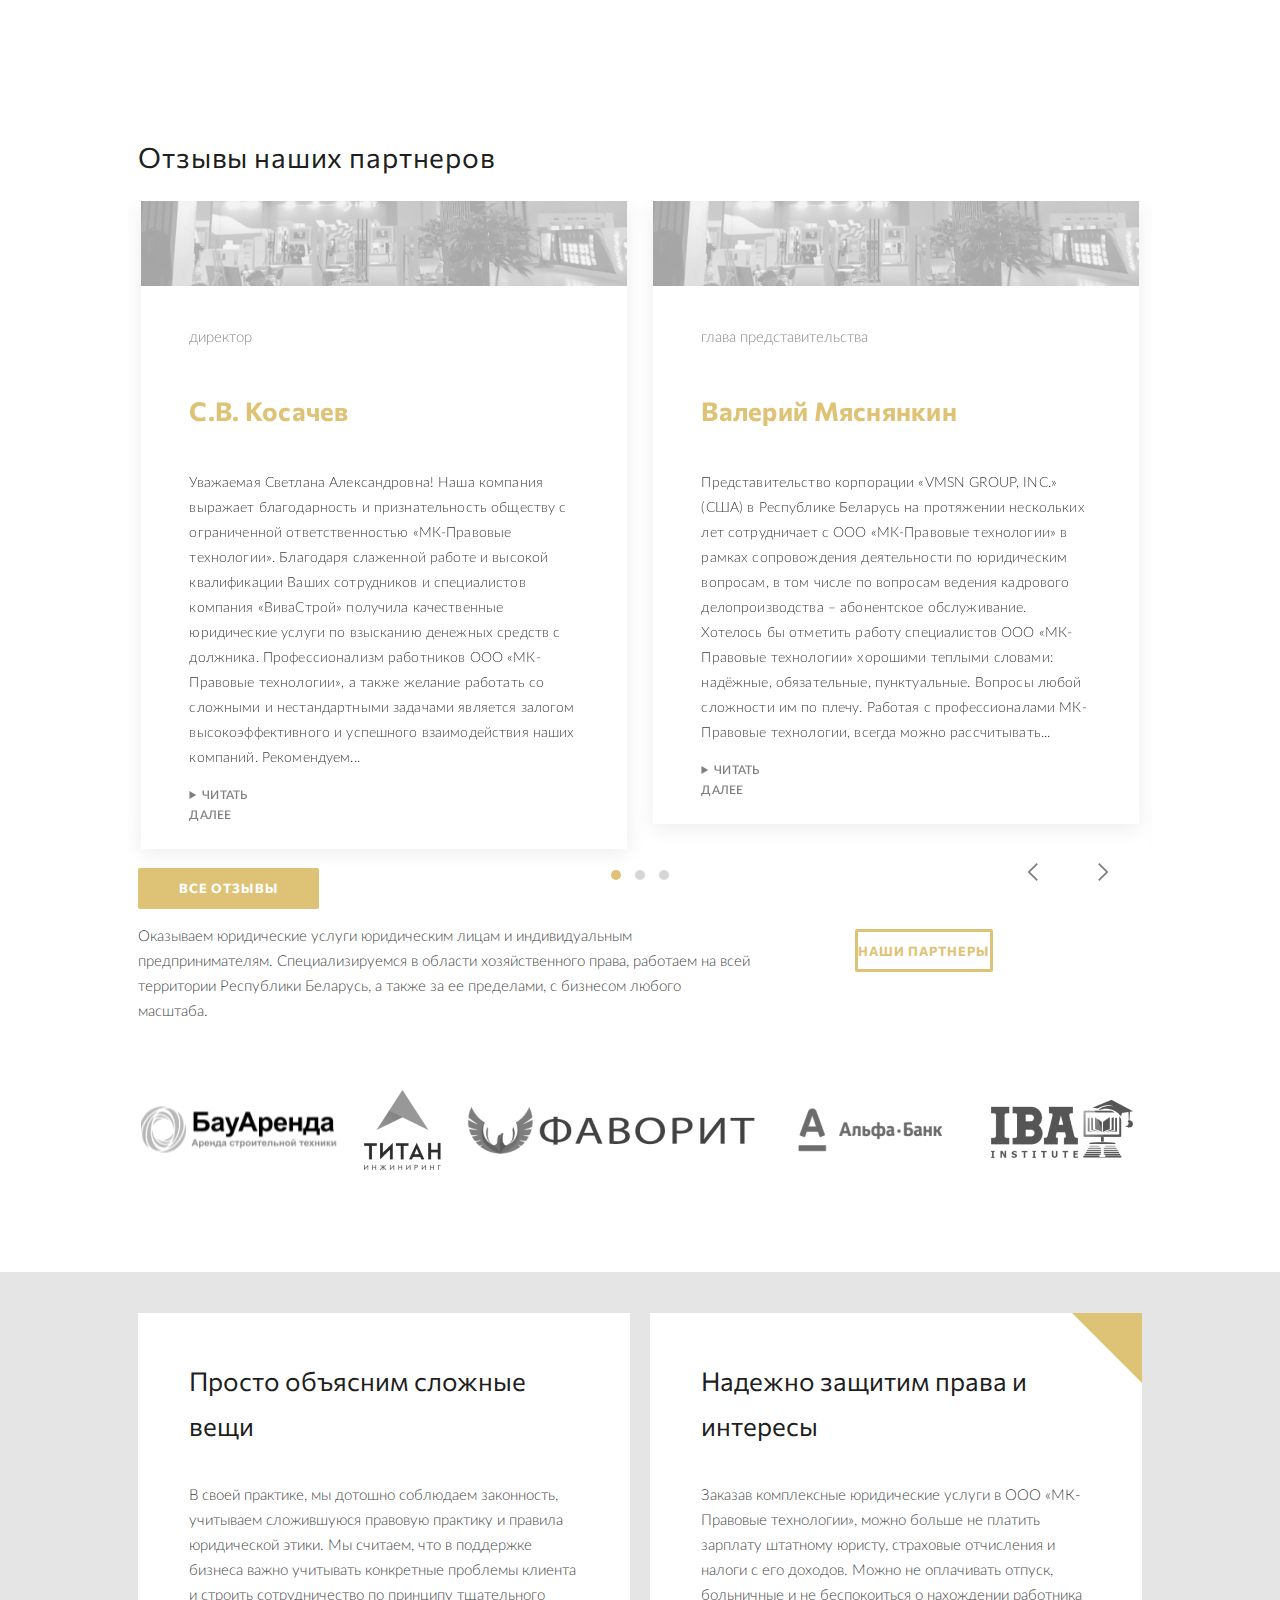
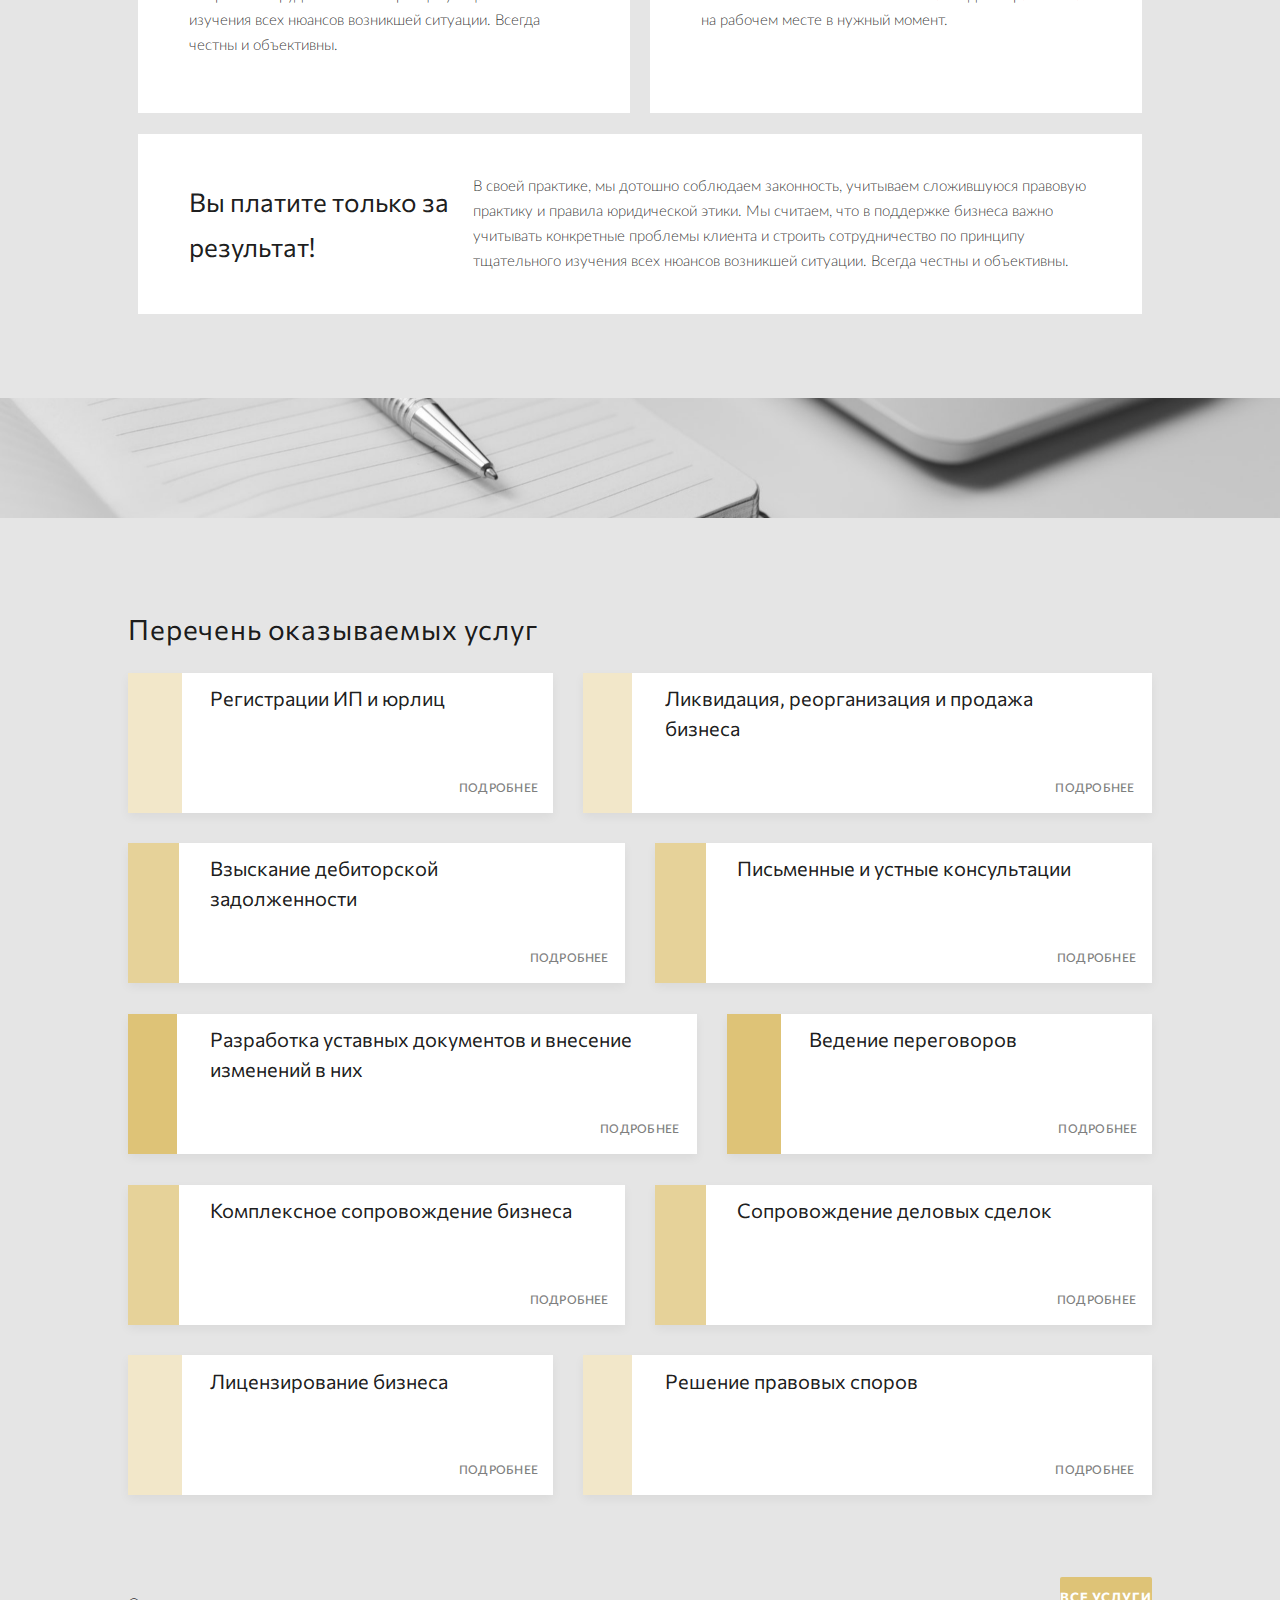
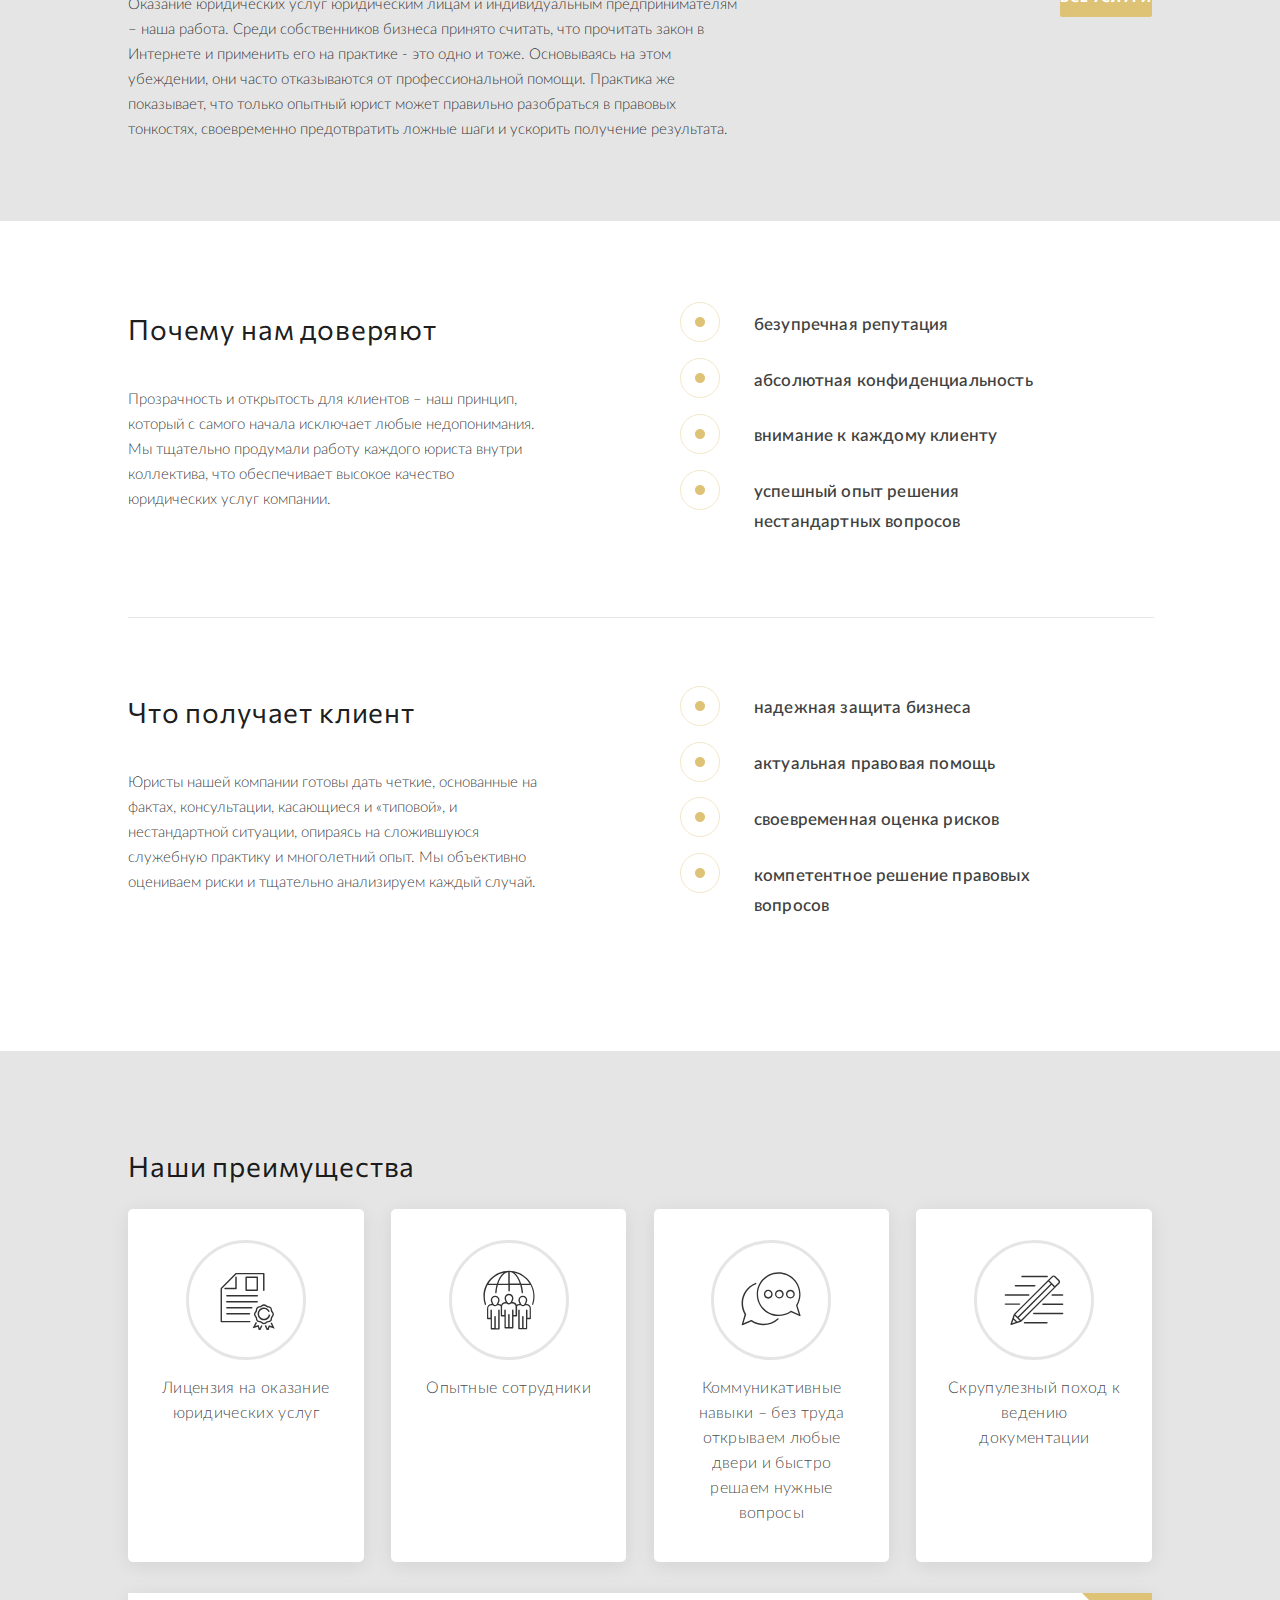
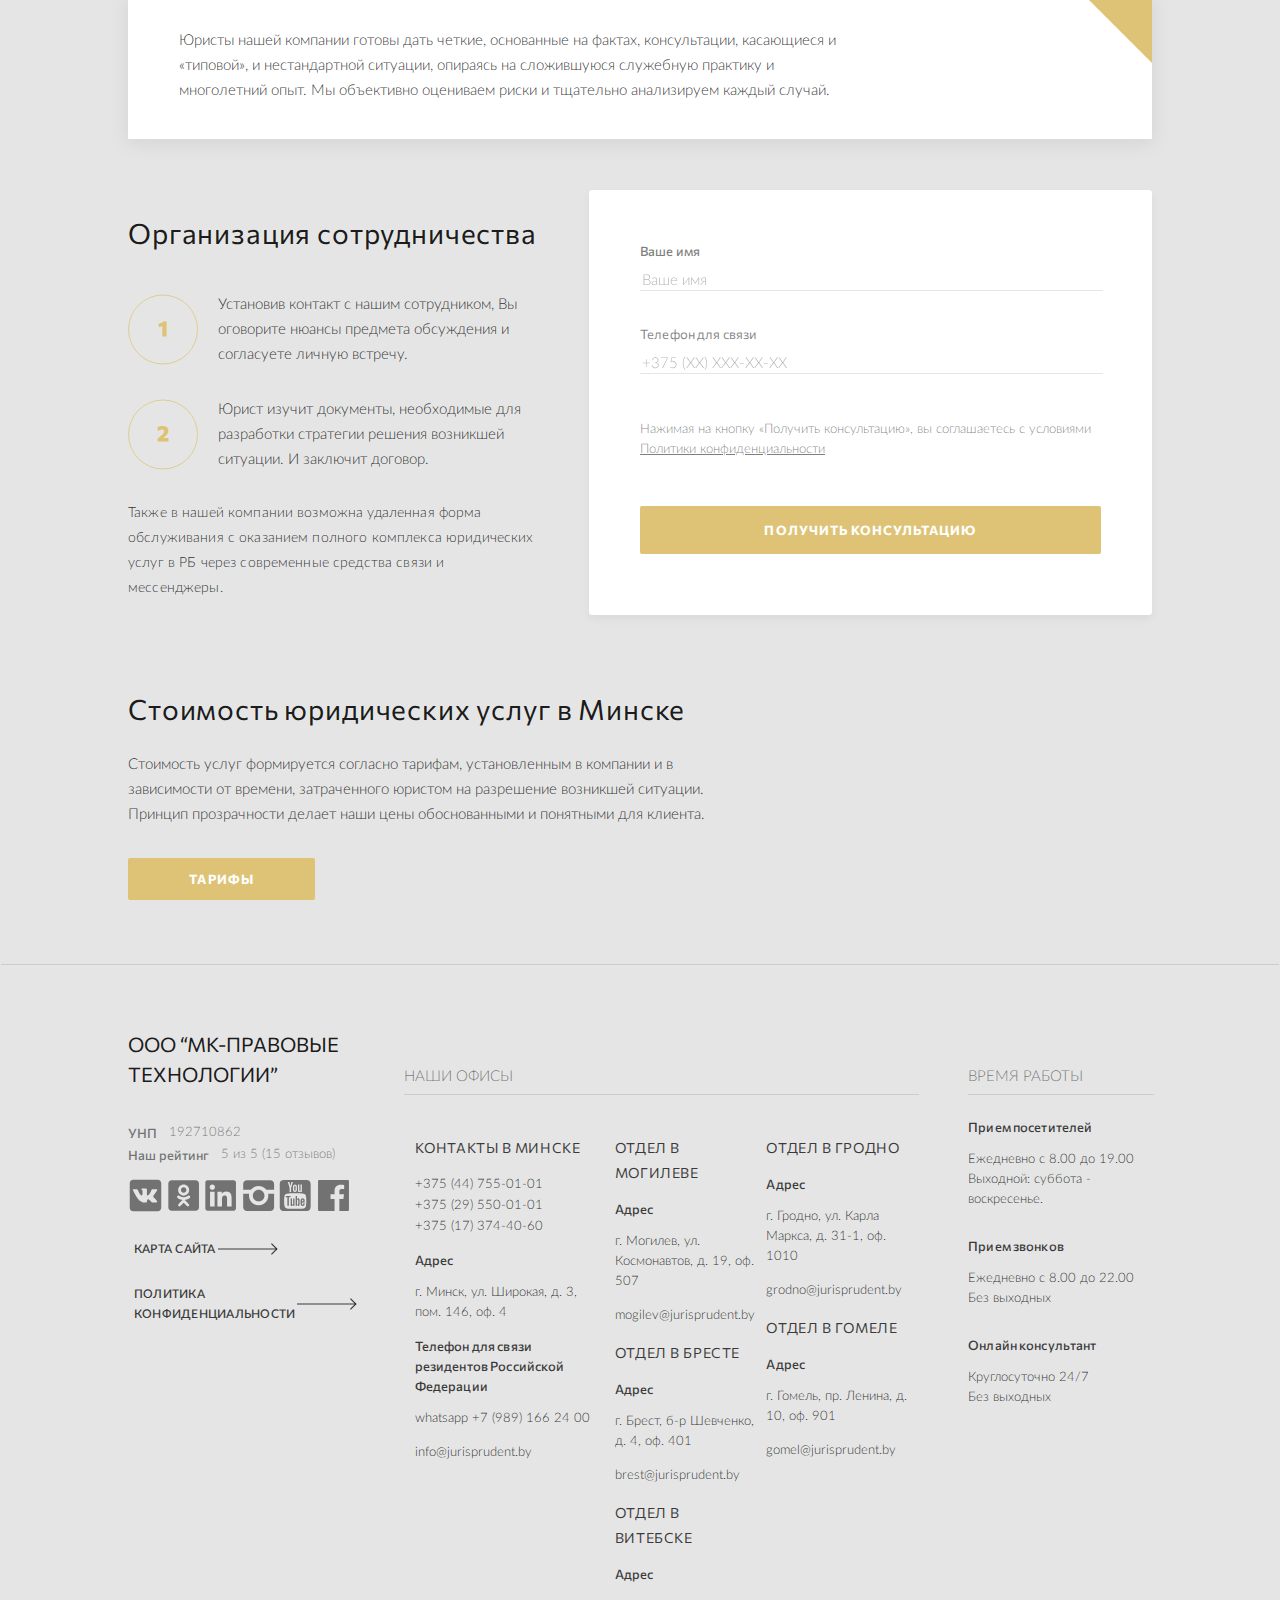
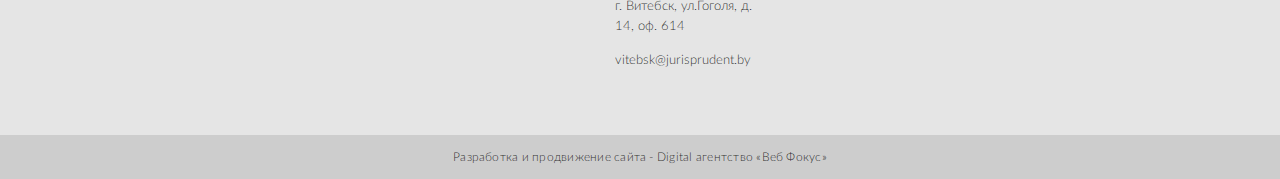
<file: test/test.html>
<!DOCTYPE html>
<html lang="ru">
<head>
	<meta charset="UTF-8">
	<meta name="viewport" content="width=device-width, initial-scale=1.0">
	<title>Document</title>
	<link rel="stylesheet" href="css/test.css">
	<link rel="preconnect" href="https://fonts.gstatic.com">
	<link href="https://fonts.googleapis.com/css2?family=Commissioner:wght@300;500&family=Lato:wght@300&family=Source+Sans+Pro:wght@300;400;700&display=swap" rel="stylesheet">
	<link rel="stylesheet" href="libs/owlCar/assets/owl.carousel.min.css">
	<link rel="stylesheet" href="libs/owlCar/assets/owl.theme.default.css">
</head>
<body>

	<header>
		<div class="HeaderRowOne">
			<div class="Language">
				<p class="LanguageEl">Язык</p>
				<p class="LanguageChoise">Русский</p>
				<img src="img/Header/Language/Vector.svg">
			</div>
			<div class="vector"><img src="img/Header/Vector.svg"></div>
			<div class="contact">
				<div class="tel"><a href="tel:+375(44)755-01-01">+375(44)755-01-01</a></div>
				<div class="a1"><img src="img/contacts/A1.svg"></div>
				<div class="Viber"><img src="img/contacts/Vector.svg"></div>
				<div class="WhatsApp"><img src="img/contacts/vector/Vector.svg"></div>
				<div class="tel"><a href="tel:+375 (29) 550-01-01">+375(29)550-01-01 </a></div>
				<div class="Subtract"><img src="img/contacts/Subtract.svg" alt=""></div>
			</div>
		</div>
		<div class="HeaderRowTwo">
			<div class="Logo">
				<img src="img/Logo/Logo.svg">
			</div>
			<div class="Navigation">
				<div class="NavigatoinHome">
					<form target="blanc" action="#"><button>ГЛАВНАЯ</button></form>
				</div>
				<div class="NavigatoinAboutUs">
					<form target="blanc" action="#"><button>О НАС</button></form>
				</div>
				<div class="NavigatoinServices">
					<form target="blanc" action="#"><button>УСЛУГИ</button></form>
				</div>
				<div class="NavigatoinTariffs">
					<form target="blanc" action="#"><button>ТАРИФЫ</button></form>
				</div>
				<div class="NavigatoinInfoInfo">
					<form target="blanc" action="#"><button>ИНФОЦЕНТР</button></form>
				</div>
				<div class="NavigatoinContacts">
					<form target="blanc" action="#"><button>КОНТАКТЫ</button></form>
				</div>
				<div class="NavigatoinSearch">
					<img src="img/Navigaton/Vector.svg">
				</div>
			</div>
		</div>
	</header>

	<section class="FirstCarousel">
		<div class="owl-carousel owl-theme" id="CarouselOne">
		  <div>
		  	<img src="img/FirstCarousel/Rectangle 125.png">
		  	<div class="FirstCarouselText">
		  		<h1><div class="FirstCarouselTextOne">Взыскание дебиторской задолженности</div></h1>
		  		<div class="FirstCarouselTextTwo">Индивидуальный подход и нацеленность на достижение результата</div>
		  	</div>
		  	<div class="ButtonPosition">
		  		<form target="blanc"><button>ПОДРОБНЕЕ</button></form>
		  	</div>
		  </div>
		  <div>
		  	<img src="img/FirstCarousel/Rectangle 125 (2).png">
		  	<div class="FirstCarouselText">
		  		<h1><div class="FirstCarouselTextOne">Регистрация ООО</div></h1>
		  		<div class="FirstCarouselTextTwo">Гарантируем минимальные сроки регистрации под ключ </div>
		  	</div>
		  	<div class="ButtonPosition">
		  		<form target="blanc"><button>ПОДРОБНЕЕ</button></form>
		  	</div>
		  </div>
		  <div>
		  	<img src="img/FirstCarousel/Rectangle 125 (3).png">
		  	<div class="FirstCarouselText">
		  		<h1><div class="FirstCarouselTextOne">Ликвидация предприятия</div></h1>
		  		<div class="FirstCarouselTextTwo">Эффективное решение сложных задач</div>
		  	</div>
		  	<div class="ButtonPosition">
		  		<form target="blanc"><button>ПОДРОБНЕЕ</button></form>
		  	</div>
		  </div>
		  <div>
		  	<img src="img/FirstCarousel/Rectangle 125 (4).png">
		  	<div class="FirstCarouselText">
		  		<h1><div class="FirstCarouselTextOne">Юридическая консультация</div></h1>
		  		<div class="FirstCarouselTextTwo">Детальные разъяснения вопросов по ведению бизнеса от профессионалов</div>
		  	</div>
		  	<div class="ButtonPosition">
		  		<form target="blanc"><button>ПОДРОБНЕЕ</button></form>
		  	</div>
		  </div>
		  <div>
		  	<img src="img/FirstCarousel/Rectangle 125 (5).png">
		  	<div class="FirstCarouselText">
		  		<h1><div class="FirstCarouselTextOne">Юридический аутсорсинг</div></h1>
		  		<div class="FirstCarouselTextTwo">Гарантия своевременности и качества услуг</div>
		  	</div>
		  	<div class="ButtonPosition">
		  		<form target="blanc"><button>ПОДРОБНЕЕ</button></form>
		  	</div>
		  </div>
		</div>
	</section>

	<section class="Content">
		<div class="ContentBody">
			<div class="ContentOption">
				<div class="ContentOptionInside">
					<div class="Ellipse"><img src="img/Content/safe-protection.svg"></div>
					<div><p>Надежная защита</p></div>
				</div>
				<div class="ContentOptionInside">
					<div class="Ellipse"><img src="img/Content/premium-reputation.svg"></div>
					<div><p>Безупречная репутация</p></div>
				</div>
				<div class="ContentOptionInside">
					<div class="Ellipse"><img src="img/Content/goal-result.svg"></div>
					<div><p>Ориентированность на результат</p></div>
				</div>
				<div class="ContentOptionInside">
					<div class="Ellipse"><img src="img/Content/protected-data.svg"></div>
					<div><p>Абсолютная конфиденциальность</p></div>
				</div>
			</div>
			<div class="ContentDes">
				<div class="ContentDesText">
					<div><H2>Юридическое сопровождение бизнеса от «МК-Правовые технологии»</H2></div>
					<div><p>Главный принцип нашей работы - качество. Постоянно следовать ему помогает сплоченная команда талантливых и энергичных сотрудников, способных сообща заниматься сложными проектами, никогда не допуская сбоев в работе.<br><br>

					Мы обеспечиваем максимальный уровень профессионального обслуживания, который можно ожидать от крупной юридической фирмы.<br><br>

					Нашу фирму отличают яркая индивидуальность и следование модели эффективного юридического обслуживания. Благодаря профессиональной гибкости мы находим творческие решения как обычных вопросов, так и неординарных проблем, возникающих у наших клиентов.<br><br>

					Все наши рекомендации основаны на глубоких академических знаниях и опыте практического применения в хозяйственном праве.</p></div>
				</div>
				<div class="ContentDesImg">
					<img src="img/Content/Rectangle 141.png" alt="img">
				</div>
			</div>
			<div class="Activity">
				<div>
					<h2>Основные направления деятельности</h2>
				</div>
				<div class="ActivityContent">
					<div class="ActivityBlock">
						<div class="ActivityText">
							<div><h5>Взыскание долгов</h5></div>
							<div class="ActivityButton">
								<form><button>ПОДРОБНЕЕ</button></form>
							</div>
						</div>
						<div class="ActivityImg">
							<img src="img/Activity/dept-money.svg">
						</div>
					</div>
					<div class="ActivityBlock">
						<div class="ActivityText">
							<div><h5>Реорганизация бизнеса</h5></div>
							<div class="ActivityButton">
								<form><button>ПОДРОБНЕЕ</button></form>
							</div>
						</div>
						<div class="ActivityImg">
							<img src="img/Activity/reorganize-diagram.svg">
						</div>
					</div>
					<div class="ActivityBlock">
						<div class="ActivityText">
							<div><h5>Продажа бизнеса</h5></div>
							<div class="ActivityButton">
								<form><button>ПОДРОБНЕЕ</button></form>
							</div>
						</div>
						<div class="ActivityImg">
							<img src="img/Activity/price-ticket.svg">
						</div>
					</div>
					<div class="ActivityBlock">
						<div class="ActivityText">
							<div><h5>Юридические консультации</h5></div>
							<div class="ActivityButton">
								<form><button>ПОДРОБНЕЕ</button></form>
							</div>
						</div>
						<div class="ActivityImg">
							<img src="img/Activity/support.svg">
						</div>
					</div>
					<div class="ActivityBlock">
						<div class="ActivityText">
							<div><h5>Ликвидация организаций</h5></div>
							<div class="ActivityButton">
								<form><button>ПОДРОБНЕЕ</button></form>
							</div>
						</div>
						<div class="ActivityImg">
							<img src="img/Activity/liquidation-box-down.svg">
						</div>
					</div>
					<div class="ActivityBlock">
						<div class="ActivityText">
							<div><h5>Разработка договоров</h5></div>
							<div class="ActivityButton">
								<form><button>ПОДРОБНЕЕ</button></form>
							</div>
						</div>
						<div class="ActivityImg">
							<img src="img/Activity/documents.svg">
						</div>
					</div>
					<div class="ActivityBlock">
						<div class="ActivityText">
							<div><h5>Регистрация бизнеса</h5></div>
							<div class="ActivityButton">
								<form><button>ПОДРОБНЕЕ</button></form>
							</div>
						</div>
						<div class="ActivityImg">
							<img src="img/Activity/stamp.svg">
						</div>
					</div>
					<div class="ActivityBlock">
						<div class="ActivityText">
							<div><h5>Юридический аутсорсинг</h5></div>
							<div class="ActivityButton">
								<form><button>ПОДРОБНЕЕ</button></form>
							</div>
						</div>
						<div class="ActivityImg">
							<img src="img/Activity/outsource-cup.svg">
						</div>
					</div>
					<div class="ActivityBlock">
						<div class="ActivityText">
							<div><h5>Аттестация в строительстве</h5></div>
							<div class="ActivityButton">
								<form><button>ПОДРОБНЕЕ</button></form>
							</div>
						</div>
						<div class="ActivityImg">
							<img src="img/Activity/dollar-house.svg">
						</div>
					</div>
				</div>
				<div class="ActivityLastButton">
					<form target="blanc"><button>ВСЕ УСЛУГИ</button></form>
				</div>
			</div>
			<div class="DirectionsOfActivity">
				<div class="DirectionsOfActivityFirst">
					<h2>Основные направления деятельности</h2>
				</div>
				<div>
					<p>Основной принцип нашей работы – максимальная открытость и доверительные отношения с каждым клиентом, с тем чтобы от начала и до конца совместной работы, не возникало никакого недопонимания. Мы ставим целью не только привлечение новых клиентов, но и поддержание длительных партнерских отношений с клиентами, которые уже воспользовались нашими услугами. <br> <br>

					Быстрота анализа и профессиональных действий наших юристов обеспечивают успешное решение, казалось бы, неразрешимых вопросов. Богатые знания и солидный опыт позволяют нам оказывать комплексную правовую помощь в ситуациях любой сложности.</p>	
				</div>
			</div>
			<div class="owl-carousel owl-theme" id="CarouselTwo">
				<div>
					<img src="img/TwoCarousel/Rectangle 107.png" alt="img">
				</div>
				<div>
					<img src="img/TwoCarousel/Rectangle 107 (1).png" alt="img">
				</div>
				<div>
					<img src="img/TwoCarousel/Rectangle 110.png" alt="img">
				</div>
				<div>
					<img src="img/TwoCarousel/Rectangle 109.png" alt="img">
				</div>
				<div>
					<img src="img/TwoCarousel/Rectangle 108.png" alt="img">
				</div>
			</div>
		</div>
	</section>

	<section class="Partners">
		<div class="PartnersContent">
			<div>
				<div>
					<h2>Отзывы наших партнеров</h2>
				</div>
				<div class="owl-carousel owl-theme" id="CarouselThree">
					<div class="PartnersBlock">
						<div class="PartnersHeadImg">
							<img src="img/Partners/Rectangle 109 (1).png" alt="">
						</div>
						<div class="PartnersText">
							<p>директор</p>
							<h3>С.В. Косачев</h3>
							<p id="PartnersTextMine">Уважаемая Светлана Александровна! Наша компания выражает благодарность и признательность обществу с ограниченной ответственностью «МК-Правовые технологии». Благодаря слаженной работе и высокой квалификации Ваших сотрудников и специалистов компания «ВиваСтрой» получила качественные юридические услуги по взысканию денежных средств с должника. Профессионализм работников ООО «МК-Правовые технологии», а также желание работать со сложными и нестандартными задачами является залогом высокоэффективного и успешного взаимодействия наших компаний. Рекомендуем...</p>
							<details>
								<summary>Читать далее</summary>
								Lorem ipsum, dolor sit amet consectetur adipisicing elit. Ipsum, alias.
							</details>
						</div>
					</div>
					<div class="PartnersBlock">
						<div class="PartnersHeadImg">
							<img src="img/Partners/Rectangle 109 (1).png" alt="">
						</div>
						<div class="PartnersText">
							<p>глава представительства</p>
							<h3>Валерий Мяснянкин</h3>
							<p id="PartnersTextMine">Представительство корпорации «VMSN GROUP, INC.» (США) в Республике Беларусь на протяжении нескольких лет сотрудничает с ООО «МК-Правовые технологии» в рамках сопровождения деятельности по юридическим вопросам, в том числе по вопросам ведения кадрового делопроизводства – абонентское обслуживание. Хотелось бы отметить работу специалистов ООО «МК-Правовые технологии» хорошими теплыми словами: надёжные, обязательные, пунктуальные. Вопросы любой сложности им по плечу. Работая с профессионалами МК-Правовые технологии, всегда можно рассчитывать...</p>
							<details>
								<summary>Читать далее</summary>
								Lorem ipsum, dolor sit amet consectetur adipisicing elit. Ipsum, alias.
							</details>
						</div>
					</div>
					<div class="PartnersBlock">
						<div class="PartnersHeadImg">
							<img src="img/Partners/Rectangle 109 (1).png" alt="">
						</div>
						<div class="PartnersText">
							<p>директор</p>
							<h3>С.В. Косачев</h3>
							<p id="PartnersTextMine">Уважаемая Светлана Александровна! Наша компания выражает благодарность и признательность обществу с ограниченной ответственностью «МК-Правовые технологии». Благодаря слаженной работе и высокой квалификации Ваших сотрудников и специалистов компания «ВиваСтрой» получила качественные юридические услуги по взысканию денежных средств с должника. Профессионализм работников ООО «МК-Правовые технологии», а также желание работать со сложными и нестандартными задачами является залогом высокоэффективного и успешного взаимодействия наших компаний. Рекомендуем...</p>
							<details>
								<summary>Читать далее</summary>
								Lorem ipsum, dolor sit amet consectetur adipisicing elit. Ipsum, alias.
							</details>
						</div>
					</div>
					<div class="PartnersBlock">
						<div class="PartnersHeadImg">
							<img src="img/Partners/Rectangle 109 (1).png" alt="">
						</div>
						<div class="PartnersText">
							<p>глава представительства</p>
							<h3>Валерий Мяснянкин</h3>
							<p id="PartnersTextMine">Представительство корпорации «VMSN GROUP, INC.» (США) в Республике Беларусь на протяжении нескольких лет сотрудничает с ООО «МК-Правовые технологии» в рамках сопровождения деятельности по юридическим вопросам, в том числе по вопросам ведения кадрового делопроизводства – абонентское обслуживание. Хотелось бы отметить работу специалистов ООО «МК-Правовые технологии» хорошими теплыми словами: надёжные, обязательные, пунктуальные. Вопросы любой сложности им по плечу. Работая с профессионалами МК-Правовые технологии, всегда можно рассчитывать...</p>
							<details>
								<summary>Читать далее</summary>
								Lorem ipsum, dolor sit amet consectetur adipisicing elit. Ipsum, alias.
							</details>
						</div>
					</div>
					<div class="PartnersBlock">
						<div class="PartnersHeadImg">
							<img src="img/Partners/Rectangle 109 (1).png" alt="">
						</div>
						<div class="PartnersText">
							<p>директор</p>
							<h3>С.В. Косачев</h3>
							<p id="PartnersTextMine">Уважаемая Светлана Александровна! Наша компания выражает благодарность и признательность обществу с ограниченной ответственностью «МК-Правовые технологии». Благодаря слаженной работе и высокой квалификации Ваших сотрудников и специалистов компания «ВиваСтрой» получила качественные юридические услуги по взысканию денежных средств с должника. Профессионализм работников ООО «МК-Правовые технологии», а также желание работать со сложными и нестандартными задачами является залогом высокоэффективного и успешного взаимодействия наших компаний. Рекомендуем...</p>
							<details>
								<summary>Читать далее</summary>
								Lorem ipsum, dolor sit amet consectetur adipisicing elit. Ipsum, alias.
							</details>
						</div>
					</div>
					<div class="PartnersBlock">
						<div class="PartnersHeadImg">
							<img src="img/Partners/Rectangle 109 (1).png" alt="">
						</div>
						<div class="PartnersText">
							<p>глава представительства</p>
							<h3>Валерий Мяснянкин</h3>
							<p id="PartnersTextMine">Представительство корпорации «VMSN GROUP, INC.» (США) в Республике Беларусь на протяжении нескольких лет сотрудничает с ООО «МК-Правовые технологии» в рамках сопровождения деятельности по юридическим вопросам, в том числе по вопросам ведения кадрового делопроизводства – абонентское обслуживание. Хотелось бы отметить работу специалистов ООО «МК-Правовые технологии» хорошими теплыми словами: надёжные, обязательные, пунктуальные. Вопросы любой сложности им по плечу. Работая с профессионалами МК-Правовые технологии, всегда можно рассчитывать...</p>
							<details>
								<summary>Читать далее</summary>
								Lorem ipsum, dolor sit amet consectetur adipisicing elit. Ipsum, alias.
							</details>
						</div>
					</div>
				</div>
				<div>
					<form target="blanc"><button id="PartnersFirstButton">ВСЕ ОТЗЫВЫ</button></form>
				</div>
			</div>

			<div>
				<div class="PartnersLastBlockText">
					<p>Оказываем юридические услуги юридическим лицам и индивидуальным предпринимателям. Специализируемся в области хозяйственного права, работаем на всей территории Республики Беларусь, а также за ее пределами, с бизнесом любого масштаба.</p>
					<form target="blanc"><button id="PartnersLastButton">НАШИ ПАРТНЕРЫ</button></form>
				</div>
				<div class="PartnersLogo">
					<img src="img/PartnersLogo/1459246530-bycom73871 (2) 1.png" alt="">
					<img src="img/PartnersLogo/titan_logo 1.png" alt="">
					<img src="img/PartnersLogo/favorit 1.png" alt="">
					<img src="img/PartnersLogo/ALFA_250 1.png" alt="">
					<img src="img/PartnersLogo/logo_IBA_Institute_ 1.png" alt="">
				</div>
			</div>
		</div>
	</section>


<section class="Services">
	<div class="ServicesDes">
		<div class="ServicesDesFirst">
			<div>
				<h4>Просто объясним сложные вещи</h4>
				<p>В своей практике, мы дотошно соблюдаем законность, учитываем сложившуюся правовую практику и правила юридической этики. Мы считаем, что в поддержке бизнеса важно учитывать конкретные проблемы клиента и строить сотрудничество по принципу тщательного изучения всех нюансов возникшей ситуации. Всегда честны и объективны.</p>
			</div>
			<div class="relative">
				<h4>Надежно защитим права и интересы</h4>
				<p>Заказав комплексные юридические услуги в ООО «МК-Правовые технологии», можно больше не платить зарплату штатному юристу, страховые отчисления и налоги с его доходов. Можно не оплачивать отпуск, больничные и не беспокоиться о нахождении работника на рабочем месте в нужный момент.</p>
				<img class="ServicesDesFirstImg" src="img/Services/coner.svg" alt="">
			</div>
		</div>
		<div class="ServicesDesLast">
			<h4>Вы платите только за результат!</h4>
			<p>В своей практике, мы дотошно соблюдаем законность, учитываем сложившуюся правовую практику и правила юридической этики. Мы считаем, что в поддержке бизнеса важно учитывать конкретные проблемы клиента и строить сотрудничество по принципу тщательного изучения всех нюансов возникшей ситуации. Всегда честны и объективны.</p>
		</div>
	</div>
	<div class="ServicesImg">
		<img src="img/Services/Picture 2.png" alt="">
	</div>
	<div class="ServicesMain">
		<h2>Перечень оказываемых услуг</h2>
		<div class="ServicesMainBlock">
			<div class="SMB">
				<div class="SMBOneFirst PM">
					<div class="BGBlockOne"></div>
					<h5>Регистрации ИП и юрлиц</h5>
					<form target="blanc"><button>ПОДРОБНЕЕ</button></form> 
				</div>
				<div class="SMBOneLast PM">
					<div class="BGBlockTwo"></div>
					<h5>Ликвидация, реорганизация и продажа бизнеса</h5>
					<form target="blanc"><button>ПОДРОБНЕЕ</button></form>
				</div>
			</div>
			<div class="SMB">
				<div class="SMBTwoFirst PM">
					<div class="BGBlockThree"></div>
					<h5>Взыскание дебиторской задолженности</h5>
					<form target="blanc"><button>ПОДРОБНЕЕ</button></form>
				</div>
				<div class="SMBTwoLast PM">
					<div class="BGBlockThree"></div>
					<h5>Письменные и устные консультации</h5>
					<form target="blanc"><button>ПОДРОБНЕЕ</button></form>
				</div>
			</div>
			<div class="SMB">
				<div class="SMBThreeFirst PM">
					<div class="BGBlockFour"></div>
					<h5>Разработка уставных документов и внесение изменений в них</h5>
					<form target="blanc"><button>ПОДРОБНЕЕ</button></form>
				</div>
				<div class="SMBThreeLast PM">
					<div class="BGBlockFive"></div>
					<h5>Ведение переговоров</h5>
					<form target="blanc"><button>ПОДРОБНЕЕ</button></form>
				</div>
			</div>
			<div class="SMB">
				<div class="SMBTwoFirst PM">
					<div class="BGBlockThree"></div>
					<h5>Комплексное сопровождение бизнеса</h5>
					<form target="blanc"><button>ПОДРОБНЕЕ</button></form>
				</div>
				<div class="SMBTwoLast PM">
					<div class="BGBlockThree"></div>
					<h5>Сопровождение деловых сделок</h5>
					<form target="blanc"><button>ПОДРОБНЕЕ</button></form>
				</div>
			</div>
			<div class="SMB">
				<div class="SMBOneFirst PM">
					<div class="BGBlockOne"></div>
					<h5>Лицензирование бизнеса</h5>
					<form target="blanc"><button>ПОДРОБНЕЕ</button></form>
				</div>
				<div class="SMBOneLast PM">
					<div class="BGBlockTwo"></div>
					<h5>Решение правовых споров</h5>
					<form target="blanc"><button>ПОДРОБНЕЕ</button></form>
				</div>
			</div>
		</div>
		<div class="ServicesMineFooter">
			<p>Оказание юридических услуг юридическим лицам и индивидуальным предпринимателям – наша работа. Среди собственников бизнеса принято считать, что прочитать закон в Интернете и применить его на практике - это одно и тоже. Основываясь на этом убеждении, они часто отказываются от профессиональной помощи. Практика же показывает, что только опытный юрист может правильно разобраться в правовых тонкостях, своевременно предотвратить ложные шаги и ускорить получение результата.</p>
			<form target="blanc"><button>ВСЕ УСЛУГИ</button></form>
		</div>
	</div>
</section>

<section class="Benefit">
	<div class="BenefitContent">
		<div class="BenefitContentOne">
			<div class="BenefitContentOneText">
				<h2>Почему нам доверяют</h2>
				<p>Прозрачность и открытость для клиентов – наш принцип, который с самого начала исключает любые недопонимания. Мы тщательно продумали работу каждого юриста внутри коллектива, что обеспечивает высокое качество юридических услуг компании.</p>
			</div>
			<div class="List">
				<ul>
					<li>безупречная репутация</li>
					<li>абсолютная конфиденциальность</li>
					<li>внимание к каждому клиенту</li>
					<li>успешный опыт решения нестандартных вопросов</li>
				</ul>
			</div>
		</div>
		<hr noshade size="1px" color='#e6e6e6'>
		<div class="BenefitContentTwo">
			<div class="BenefitContentOneText">
				<h2>Что получает клиент</h2>
				<p>Юристы нашей компании готовы дать четкие, основанные на фактах, консультации, касающиеся и «типовой», и нестандартной ситуации, опираясь на сложившуюся служебную практику и многолетний опыт. Мы объективно оцениваем риски и тщательно анализируем каждый случай.</p>
			</div>
			<div class="List">
				<ul>
					<li>надежная защита бизнеса</li>
					<li>актуальная правовая помощь</li>
					<li>своевременная оценка рисков</li>
					<li>компетентное решение правовых вопросов</li>
				</ul>
			</div>
		</div>
	</div>
</section>

<section class="Advantages">
	<div class="AdvantagesContent">
		<div class="AdvantagesContentOne">
			<h2>Наши преимущества</h2>
			<div class="ACOBlocks">
				<div>
					<img src="img/Advantages/Иконка.svg" alt="">
					<p>Лицензия на оказание юридических услуг</p>
				</div>
				<div>
					<img src="img/Advantages/Иконка (1).svg" alt="">
					<p>Опытные сотрудники</p>
				</div>
				<div>
					<img src="img/Advantages/Иконка (2).svg" alt="">
					<p>Коммуникативные навыки – без труда открываем любые двери и быстро решаем нужные вопросы</p>
				</div>
				<div>
					<img src="img/Advantages/Иконка (3).svg" alt="">
					<p>Скрупулезный поход к ведению документации</p>
				</div>
			</div>
			<div class="ACOLastBlocks">
				<p>Юристы нашей компании готовы дать четкие, основанные на фактах, консультации, касающиеся и «типовой», и нестандартной ситуации, опираясь на сложившуюся служебную практику и многолетний опыт. Мы объективно оцениваем риски и тщательно анализируем каждый случай.</p>
				<img src="img/Advantages/coner.svg" alt="">
			</div>
		</div>
		<div class="AdvantagesContentTwo">
			<div class="Organization">
				<h2>Организация сотрудничества</h2>
				<div class="OrganizationOne">
					<img src="img/Advantages/Номер.svg" alt="">
					<p>Установив контакт с нашим сотрудником, Вы оговорите нюансы предмета обсуждения и согласуете личную встречу.</p>
				</div>
				<div class="OrganizationTwo">
					<img src="img/Advantages/Номер (1).svg" alt="">
					<p>Юрист изучит документы, необходимые для разработки стратегии решения возникшей ситуации. И заключит договор.</p>
				</div>
				<p id="OrganizationLastText">Также в нашей компании возможна удаленная форма обслуживания с оказанием полного комплекса юридических услуг в РБ через современные средства связи и мессенджеры.</p>
			</div>
			<div class="form">
				<form action="#" method="post">
					<div>
						<label id="LabelOne" for="">Ваше имя</label>
					</div>
					<div>
						<input placeholder="Ваше имя" type="text" name="">
						<br>
						<hr noshade size="1px" color='#e6e6e6'>
					</div>
					<div>
						<label id="LabelTwo" for="">Телефон для связи</label>
					</div>
					<div>
						<input placeholder="+375 (XX) XXX-XX-XX" type="tel">
						<br>
						<hr noshade size="1px" color='#e6e6e6'>
					</div>
					<div>
						<p>Нажимая на кнопку «Получить консультацию», вы соглашаетесь с условиями <a href="#">Политики конфиденциальности</a></p>
					</div>
					<div class="FormButton">
						<button>Получить консультацию</button>
					</div>
				</form>
			</div>
		</div>
		<div class="AdvantagesLastBlock">
			<h2>Стоимость юридических услуг в Минске</h2>
			<p>Стоимость услуг формируется согласно тарифам, установленным в компании и в зависимости от времени, затраченного юристом на разрешение возникшей ситуации. Принцип прозрачности делает наши цены обоснованными и понятными для клиента.</p>
			<form action="#">
				<button>Тарифы</button>
			</form>
		</div>
	</div>
	<div class="LastHr">
	<hr noshade size="1px" color='#cccccc'>
	</div>
</section>

<footer>
	<div class="FooterContent">
		<div class="FooterOne">
			<h5>ООО “МК-ПРАВОВЫЕ ТЕХНОЛОГИИ”</h5>
			<div>
				<h6>УНП</h6>
				<p>192710862</p>
			</div>
			<div>
				<h6>Наш рейтинг</h6>
				<p>5 из 5 (15 отзывов)</p>
			</div>
			<div class="FooterOneSocial">
				<form action="#"><button class="FooterOneSocialOne"></button></form>
				<form action="#"><button class="FooterOneSocialTwo"></button></form>
				<form action="#"><button class="FooterOneSocialThree"></button></form>
				<form action="#"><button class="FooterOneSocialFour"></button></form>
				<form action="#"><button class="FooterOneSocialFive"></button></form>
				<form action="#"><button class="FooterOneSocialSix"></button></form>
			</div>
			<form action="#"><button class="FooterButton">КАрта сайта<img src="img/Footer/стрелка.svg" alt=""></button></form>
			<form action="#"><button class="FooterButton">Политика конфиденциальности<img src="img/Footer/стрелка.svg" alt=""></button></form>
		</div>
		<div class="FooterTwo">
			<div class="FooterTwoTop">
				<h6>Наши офисы</h6>
				<hr noshade size="1px" color='#cccccc'>
			</div>
			<div class="FooterTwoBody">
				<div class="FooterTwoBodyBlock">
					<p class="FTBBTitle">Контакты в Минске</p>
					<div>
						<a class="FTBBTel" href="tel:+375 (44) 755-01-01">+375 (44) 755-01-01</a>
						<br>
						<a class="FTBBTel" href="tel:+375 (29) 550-01-01">+375 (29) 550-01-01</a>
						<br>
						<a class="FTBBTel" href="tel:+375 (17) 374-40-60">+375 (17) 374-40-60</a>
					</div>
					<div>
						<p class="Address">Адрес</p>
						<p class="AddressBody">г. Минск, ул. Широкая, д. 3, пом. 146, оф. 4</p>
					</div>
					<div>
						<p class="Address">Телефон для связи резидентов Российской Федерации</p>
						<p class="AddressBody">whatsapp +7 (989) 166 24 00</p>
					</div>
					<a class="FTBBMail" href="mailto:info@jurisprudent.by">info@jurisprudent.by</a>
				</div>
				<div class="FooterTwoBodyBlock">
					<p class="FTBBTitle">Отдел в Могилеве</p>
					<div>
						<p class="Address">Адрес</p>
						<p class="AddressBody">г. Могилев, ул. Космонавтов, д. 19, оф. 507</p>
						<a class="FTBBMail" href="mailto:mogilev@jurisprudent.by">mogilev@jurisprudent.by</a>
					</div>
					<p class="FTBBTitle">Отдел в Бресте</p>
					<div>
						<p class="Address">Адрес</p>
						<p class="AddressBody">г. Брест, б-р Шевченко, д. 4, оф. 401</p>
						<a class="FTBBMail" href="mailto:brest@jurisprudent.by">brest@jurisprudent.by</a>
					</div>
					<p class="FTBBTitle">Отдел в Витебске</p>
					<div>
						<p class="Address">Адрес</p>
						<p class="AddressBody">г. Витебск, ул.Гоголя, д. 14, оф. 614</p>
						<a class="FTBBMail" href="mailto:vitebsk@jurisprudent.by">vitebsk@jurisprudent.by</a>
					</div>
				</div>
				<div class="FooterTwoBodyBlock">
					<p class="FTBBTitle">Отдел в Гродно</p>
					<div>
						<p class="Address">Адрес</p>
						<p class="AddressBody">г. Гродно, ул. Карла Маркса, д. 31-1, оф. 1010</p>
						<a class="FTBBMail" href="mailto:grodno@jurisprudent.by">grodno@jurisprudent.by</a>
					</div>
					<p class="FTBBTitle">Отдел в Гомеле</p>
					<div>
						<p class="Address">Адрес</p>
						<p class="AddressBody">г. Гомель, пр. Ленина, д. 10, оф. 901</p>
						<a class="FTBBMail" href="mailto:gomel@jurisprudent.by">gomel@jurisprudent.by</a>
					</div>
				</div>
			</div>
		</div>
		<div class="FooterThree">
			<div class="FooterThreeTop">
				<h6>Время работы</h6>
				<hr noshade size="1px" color='#cccccc'>
			</div>
			<div class="FooterThreeBody">
				<div>
					<p class="FTBOne">Прием посетителей</p>
					<p class="FTBTwo">Ежедневно с 8.00 до 19.00 <br>Выходной: суббота - воскресенье.</p>
				</div>
				<div>
					<p class="FTBOne">Прием звонков</p>
					<p class="FTBTwo">Ежедневно с 8.00 до 22.00 <br>Без выходных</p>
				</div>
				<div>
					<p class="FTBOne">Онлайн консультант</p>
					<p class="FTBTwo">Круглосуточно 24/7 <br>Без выходных</p>
				</div>
			</div>
		</div>
	</div>
	<div class="FooterLastBlock">
		<p>Разработка и продвижение сайта - Digital агентство «Веб Фокус»</p>
	</div>
</footer>

	<script src="libs/jQ/jquery-3.5.1.min.js"></script>
	<script src="libs/owlCar/owl.carousel.min.js"></script>

	<script src="js/main.js"></script>
	
</body>
</html>
</file>
<file: css/index.css>
html, body {
	height: 100%;
	text-decoration: none;
}

::-webkit-scrollbar { /* 1 - скроллбар */
    width: 15px;
    background-color: #202020;
    /*background-color: #fefefefe;*/
    border-radius: 100px; 
  }

  ::-webkit-scrollbar-button:no-button { /* 2 - кнопка */

  }

  ::-webkit-scrollbar-track: { /* 3 - трек */
  }

  ::-webkit-scrollbar-track-piece { /* 4 - видимая часть трека */
  }

  ::-webkit-scrollbar-thumb { /* 5 - ползунок */
    border: 5px solid transparent;
    border-radius: 100px;
    /*background-color: #8070d4;*/
    /*background-clip: content-box;*/
    /*background-color: #159957;*/
    background-image: linear-gradient(180deg, #ee9ca7 0%, #ffdde1 99%);
    background-clip: content-box;

  }

  ::-webkit-scrollbar-corner { /* 6 - уголок */
  }

  ::-webkit-resizer { /* 7 - изменение размеров */
  }

body{
	margin: 0;

	min-width: 1280px;

	background-color: #093028;
}

h1::selection{
	background: #11998e;
}
h2::selection{
	background: #11998e;
}
h3::selection{
	background: #11998e;
}
li::selection{
	background: #11998e;
}
span.Two::selection{
	background: #11998e;
}
a::selection{
	background: #11998e;
}
p::selection{
	background: #11998e;
}
img::selection{
	background: #11998e;
}

@keyframes hOne {
	0% {
		color: white;
	}
	50% {
		color: black;
	}
	100% {
		color: white;
	}
}


@keyframes BgAnimation {

	0% {
		background-position: 0% 50%;
	}
	
	50% {
		background-position: 100% 50%;
	}

	100% {
		background-position: 0% 50%;
	}
}

@keyframes End {
	0% {
		width: 10%;
	}
	50% {
		width: 100%;
	}
	100% {
		width: 10%;
	}
}

@keyframes BarAnimationHTML {

	0% {
		width: 78%;
	}
	20% {
		width: 79%;
	}
	40% {
		width: 74.5%;
	}
	60% {
		width: 76%;
	}
	80% {
		width: 75%;
	}
	100% {
		width: 78%;
	}
	
}

@keyframes BarAnimationJavaScript {

	0% {
		width: 71.5%;
	}
	20% {
		width: 73%;
	}
	40% {
		width: 72%;
	}
	60% {
		width: 75%;
	}
	80% {
		width: 74%;
	}
	100% {
		width: 71.5%;
	}
	
}

@keyframes BarAnimationJava {

	0% {
		width: 64%;
	}
	20% {
		width: 60.5%;
	}
	40% {
		width: 63%;
	}
	60% {
		width: 61%;
	}
	80% {
		width: 62%;
	}
	100% {
		width: 64%;
	}
	
}

@keyframes BarAnimationSalesforce {

	0% {
		width: 81%;
	}
	20% {
		width: 80.5%;
	}
	40% {
		width: 83%;
	}
	60% {
		width: 84%;
	}
	80% {
		width: 82%;
	}
	100% {
		width: 81%;
	}
	
}

@keyframes BarAnimationVueJs {

	0% {
		width: 53%;
	}
	20% {
		width: 50%;
	}
	40% {
		width: 52%;
	}
	60% {
		width: 50%;
	}
	80% {
		width: 51%;
	}
	100% {
		width: 53%;
	}
	
}

@keyframes BarAnimationUnity {

	0% {
		width: 20%;
	}
	20% {
		width: 24%;
	}
	40% {
		width: 21%;
	}
	60% {
		width: 27%;
	}
	80% {
		width: 21%;
	}
	100% {
		width: 20%;
	}

}

@keyframes Scroll {
	0%{
		transform: translateY(0px);
	}
	50%{
		transform: translateY(10px);
	}
	100%{
		transform: translateY(0px);
	}

}





.container{
	height: 100%;

}


.title{
	margin-top: 15%;
	margin-bottom: 10%;
	display: flex;
	justify-content: center;
	height: 50%;
	margin: 0;

	background: linear-gradient(-45deg,#ffffff,#ffffff,#ffffff,#000000,#000000,#000000);
	background-size: 300%, 300%;
	animation: BgAnimation 15s ease infinite;
	background-repeat: no-repeat;

	padding-top: 17%;
	padding-bottom: 7%;

	display: flex;
	flex-direction: column;
	justify-content: center;
	align-items: center;
}

.DivScroll{
	display: flex;
	flex-direction: column;
	align-items: center;
	margin-top: 5%;
}

.Scroll{
	font-family: 'Baloo Tammudu 2', sans-serif;
	color: #E9E4F0;
	font-weight: lighter;

	animation: hOne 15s ease-in-out infinite;
}

.ImgScroll{
	width: 8%;
	transition: 2s;
	animation: Scroll 2s linear infinite;

}

h1{ 
	font-family: 'Monoton', fantasy;
	font-size: 600%;
	font-weight: normal;
	transition: all 5s ease 0s;
	align-content: center;

	animation: hOne 15s ease-in-out infinite;

}

.Test{

	margin-top: 0%;

	background: linear-gradient(-45deg,#12c2e9,#c471ed,#f64f59);
	background-size: 300%, 300%;
	animation: BgAnimation 15s ease infinite;
	background-repeat: no-repeat;
	animation: hOne 15s ease-in-out infinite;
	font-weight: normal;

	padding: 20% 0;
	display: flex;
	justify-content: center;
	
}

.Test h2{

	font-family: 'Fascinate Inline', cursive;

	margin: 0;
	font-size: 100px;
}


.Me{

	margin-top: 0%;

	background: linear-gradient(-45deg,#000000,#434343);
	background-size: 300%, 300%;
	animation: BgAnimation 15s ease infinite;
	background-repeat: no-repeat;
	/*animation: hOne 15s ease-in-out infinite;*/
	font-weight: normal;

	
}

img{
	width: 50%;
	user-select: none;
}

	

.MeContent{
	display: flex;
	justify-content: center;
  	align-content: space-between;
  	align-items: center;
	flex-direction: column;
}

.MyTitle{
	justify-content: center;
	
}

.Content{
	display: flex;

	
}

h3{
	color: white;
	font-family: 'Baloo Tammudu 2', sans-serif;
	size: 20%;
	font-weight: normal;
	padding-top: 5%;
	padding-bottom: 5%;
	padding-left: 5%;
	padding-right: 5%;
	text-decoration: none;
	font-size: 120%;

}

p{
	color: white;
	font-family: 'Baloo Tammudu 2', sans-serif;
	size: 20%;
	font-weight: normal;
	padding-top: 5%;
	padding-bottom: 5%;
	padding-left: 5%;
	padding-right: 5%;
	text-decoration: none;
	font-size: 120%;
}

.h2Me{

	font-family: 'Ewert', cursive;
	color: white;
	font-weight: normal;
	font-size: 500%;
	

	transform: translate(0px, 120%);
	opacity: 0;
	transition: all 20s ease 0s;


}

.EndAnim{
	display: flex;
	justify-content: center;
	width: 40%;
	padding-right: 30%;
	padding-left: 30%;
	margin-bottom: 5%;
}


.EndOne{
	padding: 0.25%;
	background-color: white;
	width: 70%;
	border-radius: 5px;

	animation: End 5s ease infinite;
}



.h2Me._active{
	transform: translate(0px, 0px);
	opacity: 1;
}

.Resp{
	margin-top: 0%;

	background: linear-gradient(-45deg,#c31432,#240b36);
	background-size: 300%, 300%;
	animation: BgAnimation 15s ease infinite;
	background-repeat: no-repeat;

	display: flex;
	justify-content: center;
  	align-content: space-between;
  	align-items: center;
	flex-direction: column;

}

.RespTitleH2{
	font-family: 'Bungee Shade', cursive;
	font-weight: normal;
	font-size: 400%;
	color: white;
	align-content: center;

}

.RespContent{
	display: flex;
}

.RespUl{
	font-family: 'Baloo Tammudu 2', sans-serif;
	font-size:150%;
	font-weight: normal;
	padding-top: 5%;
	padding-bottom: 5%;
	padding-left: 5%;
	padding-right: 7%;
	color: white;
}

.Skills{
	margin-top: 0%;

	background: linear-gradient(-45deg,#0f0c29,#0f0c29,#302b63,#0f0c29,#0f0c29);
	background-size: 300%, 300%;
	animation: BgAnimation 15s ease infinite;
	background-repeat: no-repeat;

	display: flex;
	justify-content: center;
  	align-content: space-between;
  	align-items: center;
	flex-direction: column;

}

.SkillsTitle{
	padding-top: 2%;

}

.SkillsTitleH2{
	font-family: 'Fascinate Inline', cursive;
	font-weight: normal;
	font-size: 400%;
	color: white;
	align-content: center;
}

.SkillsContent{
	display: flex;
}

.SkillsUl{
	font-family: 'Baloo Tammudu 2', sans-serif;
	font-size:140%;
	font-weight: normal;
	padding-top: 0%;
	padding-bottom: 5%;
	padding-left: 7%;
	padding-right: 5%;
	color: white;
}

.Hobbies{
	margin-top: 0%;

	background: linear-gradient(-45deg,#181818,#BA8B02,#181818);
	background-size: 300%, 300%;
	animation: BgAnimation 15s ease infinite;
	background-repeat: no-repeat;

	display: flex;
	justify-content: center;
  	align-content: space-between;
  	align-items: center;
	flex-direction: column;

}

.HobbiesTitleH2{
	font-family: 'Permanent Marker', cursive;
	font-weight: normal;
	font-size: 400%;
	color: white;
	align-content: center;
}

.HobbiesContent{
	display: flex;
}

.HobbiesP{

}

.SkillsBar{

	background: linear-gradient(-45deg,#000000,#2E1437);
	background-size: 300%, 300%;
	animation: BgAnimation 15s ease infinite;
	background-repeat: no-repeat;

	display: flex;
	justify-content: center;
  	align-content: space-between;
  	align-items: center;
	flex-direction: column;

	padding-left: 5%;
	padding-right: 5%;
	padding-bottom: 9%;
}

.BarTitle{}

.BarTitleH2{
	font-family: 'Plaster', cursive;
	font-weight: normal;
	font-size: 400%;
	color: white;
	align-content: center;
}

.BarContent{
	display: flex;
	justify-content: center;
	align-items: center;
}

.BarAnim{
	width: 200%;
}

.BarName{
	padding-bottom: 0;
	margin-bottom: 0;
}

.BarHTML{
	float: left;
	padding: 0.25%;
	background-color: #159957;
	width: 70%;
	border-radius: 5px;

	animation: BarAnimationHTML 2s ease infinite;
}

.BarJavaScript{
	float: left;
	padding: 0.25%;
	background-color: #159957;
	width: 70%;
	border-radius: 5px;

	animation: BarAnimationJavaScript 1s ease infinite;
}

.BarJava{
	float: left;
	padding: 0.25%;
	background-color: #159957;
	width: 70%;
	border-radius: 5px;

	animation: BarAnimationJava 1s ease infinite;
}

.BarSalesforce{
	float: left;
	padding: 0.25%;
	background-color: #159957;
	width: 70%;
	border-radius: 5px;

	animation: BarAnimationSalesforce 1.5s ease infinite;
}

.BarVueJs{
	float: left;
	padding: 0.25%;
	background-color: #159957;
	width: 70%;
	border-radius: 5px;

	animation: BarAnimationVueJs 1.2s ease infinite;
}

.BarUnity{
	float: left;
	padding: 0.25%;
	background-color: #159957;
	width: 70%;
	border-radius: 5px;

	animation: BarAnimationUnity 1.2s ease infinite;
}

.Contact{
	background: linear-gradient(-45deg,#000000,#093028);
	background-size: 300%, 300%;
	animation: BgAnimation 15s ease infinite;
	background-repeat: no-repeat;

	display: flex;
	justify-content: center;
  	align-content: space-between;
  	align-items: center;
	flex-direction: column;

	padding-left: 10%;
	padding-right: 10%;
	padding-bottom: 3%;


}

a{
	text-decoration: none;
	color: white;
}

.ContactDetailes{
	float: left;
}

.ContactContent{
	display: flex;
	justify-content: center;
  	align-content: space-between;
  	align-items: center;
	flex-direction: column;
}

.ContactTitleH2{
	font-family: 'Faster One', cursive;
	font-weight: normal;
	font-size: 400%;
	color: white;
	align-content: center;
}

.Butt{
	border-radius: 50%;
	margin-right: 2%;
	margin-left: 2%;
	margin-bottom: 10%;
}

.SocialNetwork{
	display: flex;
	justify-content: space-around;
	margin-top: 20%;
	margin-bottom: 10%;
}

button.linkedin{
	border-radius: 50%;
	width: 70px;
	height: 70px;
	border: none;
	background: url(linkedin.svg);
	outline: none;
}

button.GitHub{
	border-radius: 50%;
	width: 70px;
	height: 70px;
	border: none;
	background: url(github.svg);
	background-size: 103%;
	background-position: center;
	outline: none;
}

button.Telegram{
	border-radius: 50%;
	width: 70px;
	height: 70px;
	border: none;
	background: url(telegram.svg);
	outline: none;
}



form{
	border-radius: 50%;
	transition: 0.1s linear ;
}

form.l:hover{
	box-shadow: 0 0 10px rgba(41, 72, 255,0.5);
	transform: translateX(0px) translateY(-8px);
	transition: 0.1s linear ;

}

form.G:hover{
	box-shadow: 0 0 10px rgba(67, 67, 67,0.5);
	transform: translateX(0px) translateY(-8px);
	transition: 0.1s linear ;

}

form.T:hover{
	box-shadow: 0 0 10px rgba(18, 194, 233,0.5);
	transform: translateX(0px) translateY(-8px);
	transition: 0.1s linear ;

}

p.Detailes{
	font-size: 200%;
	padding: 0;
	color: #8e9eab;
}

span.One{
	user-select: none;
}

span.Two{
	color: white;
}

.EndAnimTwo{
	display: flex;
	justify-content: center;
	width: 20%;
	padding-right: 30%;
	padding-left: 30%;
	margin-bottom: 5%;
}




				@media (max-width: 600px) {
				.papa{
			height: 100%;

		}

		/*.parallax{
			height: 100%;
		}*/

		.title{
			margin-top: 15%;
			margin-bottom: 10%;
			display: flex;
			justify-content: center;
			height: 50%;
			margin: 0;

			background: linear-gradient(-45deg,#ffffff,#ffffff,#ffffff,#000000,#000000,#000000);
			background-size: 300%, 300%;
			animation: BgAnimation 15s ease infinite;
			background-repeat: no-repeat;

			padding-top: 45%;
			padding-bottom: 45%;

		}

		.DivScroll{
			display: flex;
			flex-direction: column;
			align-items: center;
			margin-top: 40%;
			margin-bottom: 0%;
			padding-top: 10%;
}

		img{
			margin-left: auto;
			margin-right: auto;
		}

		h1{ 
			font-family: 'Monoton', cursive;
			font-size: 90px;
			font-weight: normal;
			padding-top: 20%;

		}

		.Me{

			margin-top: 0%;

			background: linear-gradient(-45deg,#000000,#434343);
			background-size: 300%, 300%;
			animation: BgAnimation 15s ease infinite;
			background-repeat: no-repeat;
			
		}


			

		.MeContent{
			display: flex;
			flex-direction: column;
		}

		.MyTitle{
			justify-content: center;
			
		}

		.Content{
			display: flex;
			flex-direction: column-reverse;
			margin-left: 5%;
			margin-right: 5%;
			
			
		}

		h3{
			color: white;
			font-family: 'Baloo Tammudu 2', cursive;
			size: 20%;
			font-weight: normal;
			padding-top: 5%;
			padding-bottom: 5%;
			padding-left: 5%;
			padding-right: 5%;
			text-decoration: none;
			font-size: 220%;
			margin-left: 10%;
			margin-right: 10%;

		}

		.h2Me{

			font-family: 'Ewert', cursive;
			color: white;
			font-weight: normal;
			font-size: 500%;


		}

		.Resp{
			margin-top: 0%;

			background: linear-gradient(-45deg,#c31432,#240b36);
			background-size: 300%, 300%;
			animation: BgAnimation 15s ease infinite;
			background-repeat: no-repeat;

			display: flex;
			flex-direction: column;

		}

		.RespTitleH2{
			font-family: 'Bungee Shade', cursive;
			font-weight: normal;
			font-size: 400%;
			color: white;

		}

		.RespContent{
			display: flex;
			flex-direction: column;
		}

		.RespUl{
			font-family: 'Baloo Tammudu 2', cursive;
			font-size:250%;
			font-weight: normal;
			padding-top: 5%;
			padding-bottom: 5%;
			padding-left: 5%;
			padding-right: 5%;
			color: white;
			margin-left: 10%;
			margin-right: 10%;

		}

		.Skills{
			margin-top: 0%;

			background: linear-gradient(-45deg,#0f0c29,#302b63,#24243e);
			background-size: 300%, 300%;
			animation: BgAnimation 15s ease infinite;
			background-repeat: no-repeat;

			direction: flex;
			flex-direction: column;

		}

		.SkillsTitle{
			padding-top: 2%;

		}

		.SkillsTitleH2{
			font-family: 'Fascinate Inline', cursive;
			font-weight: normal;
			font-size: 400%;
			color: white;
		}

		.SkillsContent{
			display: flex;
			flex-direction: column-reverse;
		}

		.SkillsUl{
			font-family: 'Baloo Tammudu 2', cursive;
			font-size:260%;
			font-weight: normal;
			padding-top: 0%;
			padding-bottom: 5%;
			padding-left: 5%;
			padding-right: 5%;
			color: white;
			margin-left: 10%;
			margin-right: 10%;
		}

		.HobbiesTitleH2{
			font-family: 'Permanent Marker', cursive;
			font-weight: normal;
			font-size: 400%;
			color: white;
			align-content: center;

		}

		.HobbiesContent{
			display: flex;
			flex-direction: column;

			padding-right: 5%;
			padding-left: 5%;
		}


				.SkillsBar{

			background: linear-gradient(-45deg,#000000,#2E1437);
			background-size: 300%, 300%;
			animation: BgAnimation 15s ease infinite;
			background-repeat: no-repeat;

			display: flex;
			justify-content: center;
		  	align-content: space-between;
		  	align-items: center;
			flex-direction: column;

			padding-left: 5%;
			padding-right: 5%;
			padding-bottom: 9%;
		}

		.BarTitle{}

		.BarTitleH2{
			font-family: 'Plaster', cursive;
			font-weight: normal;
			font-size: 400%;
			color: white;
			align-content: center;
		}

		.BarContent{
			display: flex;
			justify-content: center;
			align-items: center;
			flex-direction: column;
		}

		.BarAnim{
			width: 100%;
		}

		.BarName{
			padding-bottom: 0;
			margin-bottom: 0;
		}

		.BarHTML{
			float: left;
			padding: 0.25%;
			background-color: #159957;
			width: 70%;
			border-radius: 5px;

			animation: BarAnimationHTML 2s ease infinite;
		}

		.BarJavaScript{
			float: left;
			padding: 0.25%;
			background-color: #159957;
			width: 70%;
			border-radius: 5px;

			animation: BarAnimationJavaScript 1s ease infinite;
		}

		.BarJava{
			float: left;
			padding: 0.25%;
			background-color: #159957;
			width: 70%;
			border-radius: 5px;

			animation: BarAnimationJava 1s ease infinite;
		}

		.BarSalesforce{
			float: left;
			padding: 0.25%;
			background-color: #159957;
			width: 70%;
			border-radius: 5px;

			animation: BarAnimationSalesforce 1.5s ease infinite;
		}

		.BarVueJs{
			float: left;
			padding: 0.25%;
			background-color: #159957;
			width: 70%;
			border-radius: 5px;

			animation: BarAnimationVueJs 1.2s ease infinite;
		}

		.BarP{
			font-size: 250%;
		}

		.SocialNetwork{
			margin-top: 10%;
			margin-bottom: 20%;
		}
}

@media (min-width: 2560px) {
	.Me{
		padding-left: 20%;
		padding-right: 20%;
	}
	.Resp{
		padding-left: 20%;
		padding-right: 20%;
	}
	.RespContent{
		justify-content: center;
	}
	.Skills{
		padding-left: 20%;
		padding-right: 20%;
	}
	.SkillsBar{
		padding-left: 20%;
		padding-right: 20%;
	}
	.title{
		padding-top: 18%;
		padding-bottom: 18%;
	}
	img{
		width: 30%;
	}
}

@media (max-width: 1920px) {
	.title{
			padding-top: 17%;
			padding-bottom: 17%;

		}
}

@media (max-width: 1440px) {
	.title{
			padding-top: 15%;
			padding-bottom: 17%;

		}
}

@media (max-width: 1024px) {
	.title{
			padding-top: 12%;
			padding-bottom: 12%;

		}
}

@media (max-width: 768px) {
	.title{
			padding-top: 50%;
			padding-bottom: 50%;

		}
		.Scroll{
			font-size: 200%;
		}
		.ImgScroll{
			width: 16%;
		}
		button.linkedin{
			width: 110px;
			height: 110px;
		}
		button.GitHub{
			width: 110px;
			height: 110px;
		}button.Telegram{
			width: 110px;
			height: 110px;
		}
}

@media (max-width: 540px) {
	.title{
			padding-top: 65%;
			padding-bottom: 40%;

		}
}

@media (max-width: 415px) {
	.title{
			padding-top: 90%;
			padding-bottom: 60%;

		}
}

@media (max-width: 412px) {
	.title{
			padding-top: 100%;
			padding-bottom: 70%;

		}
}

@media (max-width: 376px) {
	.title{
			padding-top: 95%;
			padding-bottom: 90%;

		}
}

@media (max-width: 375px) {
	.title{
			padding-top: 70%;
			padding-bottom: 45%;

		}
}

@media (max-width: 361px) {
	.title{
			padding-top: 90%;
			padding-bottom: 65%;

		}
}

@media (max-width: 320px) {
	.title{
			padding-top: 80%;
			padding-bottom: 80%;
	}
}
</file>
<file: index/css/index.css>
<style>
@import url('https://fonts.googleapis.com/css2?family=Commissioner:wght@300&family=Lato:wght@300&family=Source+Sans+Pro:wght@300;400;700&display=swap');
</style>


html, body {
	height: 100%;
	text-decoration: none;

}

body{
	margin: 0;

	
	min-width: 1280px;

	background-color: #093028;
}

h1::selection{
	background: #11998e;
}
h2::selection{
	background: #11998e;
}
h3::selection{
	background: #11998e;
}
li::selection{
	background: #11998e;
}
span.Two::selection{
	background: #11998e;
}
a::selection{
	background: #11998e;
}
p::selection{
	background: #11998e;
}
img::selection{
	background: #11998e;
}

@keyframes hOne {
	0% {
		color: white;
	}
	50% {
		color: black;
	}
	100% {
		color: white;
	}
}


@keyframes BgAnimation {

	0% {
		background-position: 0% 50%;
	}
	
	50% {
		background-position: 100% 50%;
	}

	100% {
		background-position: 0% 50%;
	}
}

@keyframes End {
	0% {
		width: 10%;
	}
	50% {
		width: 100%;
	}
	100% {
		width: 10%;
	}
}

@keyframes BarAnimationHTML {

	0% {
		width: 68%;
	}
	20% {
		width: 69%;
	}
	40% {
		width: 64.5%;
	}
	60% {
		width: 66%;
	}
	80% {
		width: 65%;
	}
	100% {
		width: 68%;
	}
	
}

@keyframes BarAnimationCSS {

	0% {
		width: 81.5%;
	}
	20% {
		width: 83%;
	}
	40% {
		width: 82%;
	}
	60% {
		width: 85%;
	}
	80% {
		width: 84%;
	}
	100% {
		width: 81.5%;
	}
	
}

@keyframes BarAnimationJavaScript {

	0% {
		width: 54%;
	}
	20% {
		width: 50.5%;
	}
	40% {
		width: 53%;
	}
	60% {
		width: 51%;
	}
	80% {
		width: 52%;
	}
	100% {
		width: 54%;
	}
	
}

@keyframes BarAnimationFlexBox {

	0% {
		width: 61%;
	}
	20% {
		width: 60.5%;
	}
	40% {
		width: 63%;
	}
	60% {
		width: 64%;
	}
	80% {
		width: 62%;
	}
	100% {
		width: 61%;
	}
	
}

@keyframes BarAnimationBootstrap {

	0% {
		width: 53%;
	}
	20% {
		width: 50%;
	}
	40% {
		width: 52%;
	}
	60% {
		width: 50%;
	}
	80% {
		width: 51%;
	}
	100% {
		width: 53%;
	}
	
}

@keyframes Scroll {
	0%{
		transform: translateY(0px);
	}
	50%{
		transform: translateY(8px);
	}
	100%{
		transform: translateY(0px);
	}

}





.container{
	height: 100%;

}


.title{
	margin-top: 15%;
	margin-bottom: 10%;
	display: flex;
	justify-content: center;
	height: 50%;
	margin: 0;

	background: linear-gradient(-45deg,#237A57,#0f3443,#F56217);
	background-size: 300%, 300%;
	animation: BgAnimation 15s ease infinite;
	background-repeat: no-repeat;

	padding-top: 17%;
	padding-bottom: 7%;

	display: flex;
	flex-direction: column;
	justify-content: center;
	align-items: center;
}

.DivScroll{
	display: flex;
	flex-direction: column;
	align-items: center;
	margin-top: 5%;
}

.Scroll{
	font-family: 'Baloo Tammudu 2', sans-serif;
	color: #E9E4F0;
	font-weight: lighter;
}

.ImgScroll{
	width: 8%;
	transition: 2s;
	animation: Scroll 2s linear infinite;

}

h1{ 
	font-family: 'Monoton', fantasy;
	font-size: 600%;
	font-weight: normal;
	transition: all 5s ease 0s;
	align-content: center;

	animation: hOne 15s ease-in-out infinite;

}

.Test{

	margin-top: 0%;

	background: linear-gradient(-45deg,#12c2e9,#c471ed,#f64f59);
	background-size: 300%, 300%;
	animation: BgAnimation 15s ease infinite;
	background-repeat: no-repeat;
	animation: hOne 15s ease-in-out infinite;
	font-weight: normal;

	padding: 20% 0;
	display: flex;
	justify-content: center;
	
}

.Test h2{

	font-family: 'Fascinate Inline', cursive;

	margin: 0;
	font-size: 100px;
}


.Me{

	margin-top: 0%;

	background: linear-gradient(-45deg,#000000,#434343);
	background-size: 300%, 300%;
	animation: BgAnimation 15s ease infinite;
	background-repeat: no-repeat;
	animation: hOne 15s ease-in-out infinite;
	font-weight: normal;

	
}

img{
	width: 50%;
	user-select: none;
}

	

.MeContent{
	display: flex;
	justify-content: center;
  	align-content: space-between;
  	align-items: center;
	flex-direction: column;
}

.MyTitle{
	justify-content: center;
	
}

.Content{
	display: flex;

	
}

h3{
	color: white;
	font-family: 'Baloo Tammudu 2', sans-serif;
	size: 20%;
	font-weight: normal;
	padding-top: 5%;
	padding-bottom: 5%;
	padding-left: 5%;
	padding-right: 5%;
	text-decoration: none;
	font-size: 120%;

}

p{
	color: white;
	font-family: 'Baloo Tammudu 2', sans-serif;
	size: 20%;
	font-weight: normal;
	padding-top: 5%;
	padding-bottom: 5%;
	padding-left: 5%;
	padding-right: 5%;
	text-decoration: none;
	font-size: 120%;
}

.h2Me{

	font-family: 'Ewert', cursive;
	color: white;
	font-weight: normal;
	font-size: 500%;
	

	transform: translate(0px, 120%);
	opacity: 0;
	transition: all 20s ease 0s;


}

.EndAnim{
	display: flex;
	justify-content: center;
	width: 40%;
	padding-right: 30%;
	padding-left: 30%;
	margin-bottom: 5%;
}


.EndOne{
	padding: 0.25%;
	background-color: white;
	width: 70%;
	border-radius: 5px;

	animation: End 5s ease infinite;
}



.h2Me._active{
	transform: translate(0px, 0px);
	opacity: 1;
}

.Resp{
	margin-top: 0%;

	background: linear-gradient(-45deg,#c31432,#240b36);
	background-size: 300%, 300%;
	animation: BgAnimation 15s ease infinite;
	background-repeat: no-repeat;

	display: flex;
	justify-content: center;
  	align-content: space-between;
  	align-items: center;
	flex-direction: column;

}

.RespTitleH2{
	font-family: 'Bungee Shade', cursive;
	font-weight: normal;
	font-size: 400%;
	color: white;
	align-content: center;

}

.RespContent{
	display: flex;
}

.RespUl{
	font-family: 'Baloo Tammudu 2', sans-serif;
	font-size:150%;
	font-weight: normal;
	padding-top: 5%;
	padding-bottom: 5%;
	padding-left: 5%;
	padding-right: 7%;
	color: white;
}

.Skills{
	margin-top: 0%;

	background: linear-gradient(-45deg,#360033,#0b8793);
	background-size: 300%, 300%;
	animation: BgAnimation 15s ease infinite;
	background-repeat: no-repeat;

	display: flex;
	justify-content: center;
  	align-content: space-between;
  	align-items: center;
	flex-direction: column;

}

.SkillsTitle{
	padding-top: 2%;

}

.SkillsTitleH2{
	font-family: 'Fascinate Inline', cursive;
	font-weight: normal;
	font-size: 400%;
	color: white;
	align-content: center;
}

.SkillsContent{
	display: flex;
}

.SkillsUl{
	font-family: 'Baloo Tammudu 2', sans-serif;
	font-size:140%;
	font-weight: normal;
	padding-top: 0%;
	padding-bottom: 5%;
	padding-left: 7%;
	padding-right: 5%;
	color: white;
}

.Hobbies{
	margin-top: 0%;

	background: linear-gradient(-45deg,#fe8c00,#f83600);
	background-size: 300%, 300%;
	animation: BgAnimation 15s ease infinite;
	background-repeat: no-repeat;

	display: flex;
	justify-content: center;
  	align-content: space-between;
  	align-items: center;
	flex-direction: column;

}

.HobbiesTitleH2{
	font-family: 'Permanent Marker', cursive;
	font-weight: normal;
	font-size: 400%;
	color: white;
	align-content: center;
}

.SkillsBar{

	background: linear-gradient(-45deg,#000000,#2E1437);
	background-size: 300%, 300%;
	animation: BgAnimation 15s ease infinite;
	background-repeat: no-repeat;

	display: flex;
	justify-content: center;
  	align-content: space-between;
  	align-items: center;
	flex-direction: column;

	padding-left: 5%;
	padding-right: 5%;
	padding-bottom: 9%;
}

.BarTitle{}

.BarTitleH2{
	font-family: 'Plaster', cursive;
	font-weight: normal;
	font-size: 400%;
	color: white;
	align-content: center;
}

.BarContent{
	display: flex;
	justify-content: center;
	align-items: center;
}

.BarAnim{
	width: 200%;
}

.BarName{
	padding-bottom: 0;
	margin-bottom: 0;
}

.BarHTML{
	float: left;
	padding: 0.25%;
	background-color: #159957;
	width: 70%;
	border-radius: 5px;

	animation: BarAnimationHTML 2s ease infinite;
}

.BarCSS{
	float: left;
	padding: 0.25%;
	background-color: #159957;
	width: 70%;
	border-radius: 5px;

	animation: BarAnimationCSS 1s ease infinite;
}

.BarJavaScript{
	float: left;
	padding: 0.25%;
	background-color: #159957;
	width: 70%;
	border-radius: 5px;

	animation: BarAnimationJavaScript 1s ease infinite;
}

.BarFlexBox{
	float: left;
	padding: 0.25%;
	background-color: #159957;
	width: 70%;
	border-radius: 5px;

	animation: BarAnimationFlexBox 1.5s ease infinite;
}

.BarBootstrap{
	float: left;
	padding: 0.25%;
	background-color: #159957;
	width: 70%;
	border-radius: 5px;

	animation: BarAnimationBootstrap 1.2s ease infinite;
}

.Contact{
	background: linear-gradient(-45deg,#000000,#093028);
	background-size: 300%, 300%;
	animation: BgAnimation 15s ease infinite;
	background-repeat: no-repeat;

	display: flex;
	justify-content: center;
  	align-content: space-between;
  	align-items: center;
	flex-direction: column;

	padding-left: 10%;
	padding-right: 10%;
	padding-bottom: 3%;


}

a{
	text-decoration: none;
	color: white;
}

.ContactDetailes{
	float: left;
}

.ContactContent{
	display: flex;
	justify-content: center;
  	align-content: space-between;
  	align-items: center;
	flex-direction: column;
}

.ContactTitleH2{
	font-family: 'Faster One', cursive;
	font-weight: normal;
	font-size: 400%;
	color: white;
	align-content: center;
}

.Butt{
	border-radius: 50%;
	margin-right: 2%;
	margin-left: 2%;
	margin-bottom: 10%;
}

.SocialNetwork{
	display: flex;
	justify-content: space-around;
	margin-top: 20%;
	margin-bottom: 10%;
}

button.linkedin{
	border-radius: 50%;
	width: 70px;
	height: 70px;
	border: none;
	background: url(linkedin.svg);
	outline: none;
}

button.GitHub{
	border-radius: 50%;
	width: 70px;
	height: 70px;
	border: none;
	background: url(github.svg);
	background-size: 103%;
	background-position: center;
	outline: none;
}

button.Telegram{
	border-radius: 50%;
	width: 70px;
	height: 70px;
	border: none;
	background: url(telegram.svg);
	outline: none;
}



form{
	border-radius: 50%;
	transition: 0.1s linear ;
}

form.l:hover{
	box-shadow: 0 0 10px rgba(41, 72, 255,0.5);
	transform: translateX(0px) translateY(-8px);
	transition: 0.1s linear ;

}

form.G:hover{
	box-shadow: 0 0 10px rgba(67, 67, 67,0.5);
	transform: translateX(0px) translateY(-8px);
	transition: 0.1s linear ;

}

form.T:hover{
	box-shadow: 0 0 10px rgba(18, 194, 233,0.5);
	transform: translateX(0px) translateY(-8px);
	transition: 0.1s linear ;

}

p.Detailes{
	font-size: 200%;
	padding: 0;
	color: #8e9eab;
}

span.One{
	user-select: none;
}

span.Two{
	color: white;
}



				@media (max-width: 600px) {
				.papa{
			height: 100%;

		}

		/*.parallax{
			height: 100%;
		}*/

		.title{
			margin-top: 15%;
			margin-bottom: 10%;
			display: flex;
			justify-content: center;
			height: 50%;
			margin: 0;

			background: linear-gradient(-45deg,#237A57,#0f3443,#F56217);
			background-size: 300%, 300%;
			animation: BgAnimation 15s ease infinite;
			background-repeat: no-repeat;

			padding-top: 45%;
			padding-bottom: 45%;

		}

		.DivScroll{
			display: flex;
			flex-direction: column;
			align-items: center;
			margin-top: 40%;
			margin-bottom: 0%;
			padding-top: 10%;
}

		img{
			margin-left: auto;
			margin-right: auto;
		}

		h1{ 
			font-family: 'Monoton', cursive;
			font-size: 90px;
			font-weight: normal;
			padding-top: 20%;

		}

		.Me{

			margin-top: 0%;

			background: linear-gradient(-45deg,#000000,#434343);
			background-size: 300%, 300%;
			animation: BgAnimation 15s ease infinite;
			background-repeat: no-repeat;
			
		}


			

		.MeContent{
			display: flex;
			flex-direction: column;
		}

		.MyTitle{
			justify-content: center;
			
		}

		.Content{
			display: flex;
			flex-direction: column-reverse;
			margin-left: 5%;
			margin-right: 5%;
			
			
		}

		h3{
			color: white;
			font-family: 'Baloo Tammudu 2', cursive;
			size: 20%;
			font-weight: normal;
			padding-top: 5%;
			padding-bottom: 5%;
			padding-left: 5%;
			padding-right: 5%;
			text-decoration: none;
			font-size: 220%;
			margin-left: 10%;
			margin-right: 10%;

		}

		.h2Me{

			font-family: 'Ewert', cursive;
			color: white;
			font-weight: normal;
			font-size: 500%;


		}

		.Resp{
			margin-top: 0%;

			background: linear-gradient(-45deg,#c31432,#240b36);
			background-size: 300%, 300%;
			animation: BgAnimation 15s ease infinite;
			background-repeat: no-repeat;

			display: flex;
			flex-direction: column;

		}

		.RespTitleH2{
			font-family: 'Bungee Shade', cursive;
			font-weight: normal;
			font-size: 400%;
			color: white;

		}

		.RespContent{
			display: flex;
			flex-direction: column;
		}

		.RespUl{
			font-family: 'Baloo Tammudu 2', cursive;
			font-size:220%;
			font-weight: normal;
			padding-top: 5%;
			padding-bottom: 5%;
			padding-left: 5%;
			padding-right: 5%;
			color: white;
			margin-left: 10%;
			margin-right: 10%;

		}

		.Skills{
			margin-top: 0%;

			background: linear-gradient(-45deg,#0f0c29,#302b63,#24243e);
			background-size: 300%, 300%;
			animation: BgAnimation 15s ease infinite;
			background-repeat: no-repeat;

			direction: flex;
			flex-direction: column;

		}

		.SkillsTitle{
			padding-top: 2%;

		}

		.SkillsTitleH2{
			font-family: 'Fascinate Inline', cursive;
			font-weight: normal;
			font-size: 400%;
			color: white;
		}

		.SkillsContent{
			display: flex;
			flex-direction: column-reverse;
		}

		.SkillsUl{
			font-family: 'Baloo Tammudu 2', cursive;
			font-size:220%;
			font-weight: normal;
			padding-top: 0%;
			padding-bottom: 5%;
			padding-left: 5%;
			padding-right: 5%;
			color: white;
			margin-left: 10%;
			margin-right: 10%;
		}

				.SkillsBar{

			background: linear-gradient(-45deg,#000000,#2E1437);
			background-size: 300%, 300%;
			animation: BgAnimation 15s ease infinite;
			background-repeat: no-repeat;

			display: flex;
			justify-content: center;
		  	align-content: space-between;
		  	align-items: center;
			flex-direction: column;

			padding-left: 5%;
			padding-right: 5%;
			padding-bottom: 9%;
		}

		.BarTitle{}

		.BarTitleH2{
			font-family: 'Plaster', cursive;
			font-weight: normal;
			font-size: 400%;
			color: white;
			align-content: center;
		}

		.BarContent{
			display: flex;
			justify-content: center;
			align-items: center;
			flex-direction: column;
		}

		.BarAnim{
			width: 100%;
		}

		.BarName{
			padding-bottom: 0;
			margin-bottom: 0;
		}

		.BarHTML{
			float: left;
			padding: 0.25%;
			background-color: #159957;
			width: 70%;
			border-radius: 5px;

			animation: BarAnimationHTML 2s ease infinite;
		}

		.BarCSS{
			float: left;
			padding: 0.25%;
			background-color: #159957;
			width: 70%;
			border-radius: 5px;

			animation: BarAnimationCSS 1s ease infinite;
		}

		.BarJavaScript{
			float: left;
			padding: 0.25%;
			background-color: #159957;
			width: 70%;
			border-radius: 5px;

			animation: BarAnimationJavaScript 1s ease infinite;
		}

		.BarFlexBox{
			float: left;
			padding: 0.25%;
			background-color: #159957;
			width: 70%;
			border-radius: 5px;

			animation: BarAnimationFlexBox 1.5s ease infinite;
		}

		.BarBootstrap{
			float: left;
			padding: 0.25%;
			background-color: #159957;
			width: 70%;
			border-radius: 5px;

			animation: BarAnimationBootstrap 1.2s ease infinite;
		}

		.BarP{
			font-size: 200%;
		}

		.SocialNetwork{
			margin-top: 10%;
			margin-bottom: 20%;
		}
}

@media (min-width: 2560px) {
	.Me{
		padding-left: 20%;
		padding-right: 20%;
	}
	.Resp{
		padding-left: 20%;
		padding-right: 20%;
	}
	.RespContent{
		justify-content: center;
	}
	.Skills{
		padding-left: 20%;
		padding-right: 20%;
	}
	.SkillsBar{
		padding-left: 20%;
		padding-right: 20%;
	}
	.title{
		padding-top: 18%;
		padding-bottom: 18%;
	}
	img{
		width: 30%;
	}
}

@media (max-width: 1440px) {
	.title{
			padding-top: 15%;
			padding-bottom: 17%;

		}
}

@media (max-width: 1024px) {
	.title{
			padding-top: 12%;
			padding-bottom: 12%;

		}
}

@media (max-width: 768px) {
	.title{
			padding-top: 50%;
			padding-bottom: 50%;

		}
}

@media (max-width: 540px) {
	.title{
			padding-top: 25%;
			padding-bottom: 25%;

		}
}

@media (max-width: 415px) {
	.title{
			padding-top: 40%;
			padding-bottom: 45%;

		}
}

@media (max-width: 412px) {
	.title{
			padding-top: 55%;
			padding-bottom: 45%;

		}
}

@media (max-width: 376px) {
	.title{
			padding-top: 70%;
			padding-bottom: 60%;

		}
}

@media (max-width: 375px) {
	.title{
			padding-top: 70%;
			padding-bottom: 45%;

		}
}

@media (max-width: 361px) {
	.title{
			padding-top: 50%;
			padding-bottom: 45%;

		}
}

@media (max-width: 320px) {
	.title{
			padding-top: 45%;
			padding-bottom: 45%;
	}
}
</file>
<file: test/css/test.css>
@font-face {
	font-family: 'LatoLight';
	src: url('../../fonts/LatoLight.eot');
	src: local('☺'), url('../../fonts/LatoLight.woff') format('woff'), url('../../fonts/LatoLight.ttf') format('truetype'), url('../../fonts/LatoLight.svg') format('svg');
	font-weight: 300;
	font-style: normal;
}

@font-face {
	font-family: 'Lato-Semibold';
	src: url('../../fonts/Lato-Semibold.eot');
	src: local('☺'), url('../../fonts/Lato-Semibold.woff') format('woff'), url('../../fonts/Lato-Semibold.ttf') format('truetype'), url('../../fonts/Lato-Semibold.svg') format('svg');
	font-weight: 600;
	font-style: normal;
}



html{
	margin: 0;
	padding: 0;
}
body{
	margin: 0;
	padding: 0;
}
button{
	outline: none;
}
header{
	position: relative;
width: 100%;
height: 150px;
left: 0px;
top: 0px;
background: #fff;

display: flex;
flex-direction: column;

z-index: 10;

margin-bottom: 0;

}

.HeaderRowOne{
	display: flex;
	justify-content: space-between;	
	padding-top: 1%;
	padding-right: 10%;
	padding-left: 10%;
	margin-bottom: 1%;
}
.vector{
	position: absolute;
left: 49.17%;
right: 4.17%;
top: 10.75%;
bottom: 18.75%;
}
.Language{
	display: flex;
	margin-top: -1%;
}
.LanguageEl{
	font-family: 'Source Sans Pro', sans-serif;
font-style: normal;
font-weight: 300;

color: rgba(0, 0, 0, 0.8);
}
.LanguageChoise{
	font-family: 'Source Sans Pro', sans-serif;
font-style: normal;
font-weight: 400;
font-size: 16px;
margin-left: 10%;

color: rgba(0, 0, 0, 0.8);	
}
.Language img{
	margin-left: 5%;
	margin-top: 5%;
}
.tel a{
	font-family: 'Commissioner';
font-style: normal;
font-weight: normal;

text-align: center;
letter-spacing: 0.03em;
text-transform: uppercase;

color: rgba(0, 0, 0, 0.5);

order: 0;
align-self: center;
flex-grow: 0;
margin: 15px 0px;
text-decoration: none;

}
.contact{
	display: flex;
	justify-content: flex-end;
	flex-wrap: nowrap;
	position: absolute;
	top: 10%;
	bottom: 18%;
	left: 58%;
	right: 10%;

}
.a1{

}
.tel{
	flex-grow: 1;
	margin-left: 10px;
}
.a1{
	margin-left: 10px;
}
.Viber{
	margin-left: 10px;
}
.WhatsApp{
	margin-left: 10px;
}
.Subtract{
	margin-left: 20px;
}

.HeaderRowTwo{
	display: flex;
	padding-left: 10%;
	padding-right: 10%; 
}
.Logo{
	display: flex;
}

.Navigation{}
.NavigatoinHome{
	position: absolute;
	top: 62%;
	left: 45%;
}
.NavigatoinAboutUs{
	position: absolute;
	top: 62%;
	left: 53%;
}
.NavigatoinServices{
	position: absolute;
	top: 62%;
	left: 59%;
}
.NavigatoinTariffs{
	position: absolute;
	top: 62%;
	left: 66%;
}
.NavigatoinInfoInfo{
	position: absolute;
	top: 62%;
	left: 73%;
}
.NavigatoinContacts{
	position: absolute;
	top: 62%;
	left: 82%;
}
.NavigatoinSearch{
	position: absolute;
	top: 62%;
	left: 89%;
}
.Navigation form button{
	border-color: white;
	border: none;
	background: white;
	font-family: Commissioner;
	font-style: normal;
	font-weight: 500;
	font-size: 14px;
	line-height: 20px;
}

.FirstCarousel{
	width: 100%;
}

.ButtonPosition form button{
	position: absolute;
	top: 60%;
	left: 10%;
	background: #DEC377;
	border: none;
	color: white;
	width: 13%;
	height: auto;
	font-family: Commissioner;
	font-style: normal;
	font-weight: bold;
	font-size: 13px;
	line-height: 30px;
	border-radius: 2px;
	align-items: center;
	text-align: center;
	letter-spacing: 0.08em;
	text-transform: uppercase;
	justify-content: center;
}
.FirstCarouselText{
	display: flex;
	flex-direction: column;
	position: absolute;
	right: 50%;
	top: 20%;
	left: 10%;
}
.FirstCarouselTextOne{
	font-family: Commissioner;
	font-style: normal;
	font-weight: normal;
	font-size: 40px;
	line-height: 50px;
	letter-spacing: 0.01em;
	color: rgba(0, 0, 0, 0.9);
}
.FirstCarouselTextTwo{
	font-family: 'LatoLight';
	font-style: normal;
	font-weight: 300;
	font-size: 15px;
	line-height: 25px;
	margin-top: 2%;
	color: rgba(0, 0, 0, 0.8);
}

.Content{
	width: 100%;
	background: #E5E5E5;
}
.ContentBody{
	margin-left: 8.8%;
	margin-right: 8.8%;
	display: flex;
	flex-direction: column;
	position: relative;

}
.ContentOption{
	display: flex;
	justify-content: space-between;
}
.ContentOptionInside{
	width: 15%;
	margin-top: -4%;
	margin-left: 1.2%;
	margin-right: 1.2%;
	z-index: 2;
	background: white;
	padding: 5% 5% 3% 5%;
	display: flex;
	flex-direction: column;
	align-items: center;
	box-shadow: 0 0 10px rgba(0,0,0,0.1);
}
.Ellipse{
	border: 3px solid rgba(0, 0, 0, 0.1);
	border-radius: 50%;
	padding: 20%;
}
.Ellipse img{
}
.ContentOptionInside p{
	font-family: 'LatoLight'; 
font-style: normal;
font-weight: normal;
font-size: 16px;
line-height: 25px;

text-align: center;
letter-spacing: 0.02em;

color: rgba(0, 0, 0, 0.75);	
}

.ContentDes{
	background: white;
	display: flex;
	margin-top: 5%;
	margin-left: 1.2%;
	margin-right: 1.2%;
	box-shadow: 0 0 5px rgba(0,0,0,0.1);
	position: relative;
}
.ContentDesText{
	display: flex;
	flex-direction: column;
	margin: 5%;
	margin-right: 15%;
	width: 50%;
	z-index: 2;
}
.ContentDesImg img{
	height: 100%;
	width: auto;
	right: 0;
}
.ContentDesImg{
	background-image: url(Rectangle 141.png);
	position: absolute;
	top: 0;
	bottom: 0;
	right: 0;
}
.ContentDesText h2{
	font-family: 'Commissioner', sans-serif;
	font-style: normal;
	font-weight: normal;
	font-size: 28px;
	line-height: 40px;

	letter-spacing: 0.03em;

	color: rgba(0, 0, 0, 0.9);
}
.ContentDesText p{
	font-family: 'LatoLight';
	font-style: normal;
	font-weight: 300;
	font-size: 15px;
	line-height: 25px;
	color: rgba(0, 0, 0, 0.8);
}

.Activity{
	margin-top: 5%;
	margin-right: 1.5%;
	margin-left: 1.5%;
}
.Activity h2{
	font-family: 'Commissioner';
	font-style: normal;
	font-weight: normal;
	font-size: 28px;
	line-height: 40px;

	letter-spacing: 0.03em;

	color: rgba(0, 0, 0, 0.9);
}
.ActivityContent{
	display: flex;
	flex-wrap: wrap;
	justify-content: space-between;
	margin-left: -0.5%;
	margin-right: -0.5%;

}
.ActivityBlock{
	display: flex;
	width: 27%;
	justify-content: space-between;
	background: white;
	margin-bottom: 2%;
	padding: 2%;
	padding-left: 3%;
	box-shadow: 0px 4px 10px rgba(0, 0, 0, 0.05);
	padding-bottom: 0;
}
.ActivityText h5{
	font-family: 'Commissioner', sans-serif;
	font-style: normal;
	font-weight: normal;
	font-size: 20px;
	line-height: 30px;
	color: rgba(0, 0, 0, 0.9);
	margin-block-start:0;
}
.ActivityImg{
	display: flex;
	justify-content: center;
	align-items: center;
	border: 1px solid rgba(0, 0, 0, 0.1);
	border-radius: 50%;
	padding: 6.1%;
	margin-bottom: 20%;
}
.ActivityButton button{
	color: rgba(0, 0, 0, 0.5);
	border: none;
	background: white;
}
.ActivityText{
	width: 55%;
	display: flex;
	flex-direction: column;
	justify-content: space-between;
	height: 70%;
}
.ActivityLastButton button{
	background: #DEC377;
	border-radius: 2px;
	padding: 1% 6%;
	border: none;
	color: white;
	margin-left: -0.5%;
	margin-top: 2%;

	font-family: 'Commissioner';
	font-style: normal;
	font-weight: bold;
	font-size: 13px;
	line-height: 30px;
	letter-spacing: 0.08em;
}
.DirectionsOfActivity{
	display: flex;
	margin-top: 8%;
	margin-left: 0.5%;
	margin-right: 0.5%;
}
.DirectionsOfActivity h2{
	font-family: 'Commissioner';
	font-style: normal;
	font-weight: normal;
	font-size: 28px;
	line-height: 40px;

	letter-spacing: 0.03em;

	color: rgba(0, 0, 0, 0.9);
}
.DirectionsOfActivityFirst{
	width: 100%;
}
.DirectionsOfActivity p{
	margin-bottom: 65%;
	font-family: 'LatoLight';
	font-style: normal;
	font-weight: 300;
	font-size: 15px;
	line-height: 25px;

	color: rgba(0, 0, 0, 0.8);
}

#CarouselTwo{
	position: absolute;
	top: 78%;

}


.Partners{
	width: 100%;
}

.PartnersContent{
	margin-left: 10%;
	margin-right: 10%;
	margin-top: 20%;
	position: relative;
}
.PartnersContent h2{
	font-family: 'Commissioner';
font-style: normal;
font-weight: normal;
font-size: 28px;
line-height: 40px;

letter-spacing: 0.03em;

color: rgba(0, 0, 0, 0.9);

margin-left: 1%;
}

.PartnersBlock{
	display: flex;
	flex-direction: column;
	width: 95%;
	box-shadow: 0px 4px 20px rgba(0, 0, 0, 0.08);
	margin-bottom: 3%;
	margin-left: 2.5%;
	height: 100%;
}
.PartnersText{
	display: flex;
	flex-direction: column;
	padding: 5% 10%;
}
.PartnersText p{
	font-family: 'LatoLight';
font-style: normal;
font-weight: normal;
font-size: 15px;
line-height: 25px;

color: rgba(0, 0, 0, 0.5);
}
.PartnersText h3{
	font-family: 'Commissioner';
font-style: normal;
font-weight: bold;
font-size: 26px;
line-height: 40px;

letter-spacing: 0.01em;

color: #DEC377;
}
#PartnersTextMine{
	font-family: 'LatoLight';
font-style: normal;
font-weight: 300;
font-size: 14px;
line-height: 25px;

letter-spacing: 0.01em;

color: rgba(0, 0, 0, 0.8);
}
summary::-webkit-details-marker {
    display: none;
}
summary{
	width: 25%;
	outline: none;

	font-family: 'Lato-Semibold';
font-style: normal;
font-weight: 600;
font-size: 12px;
line-height: 20px;

letter-spacing: 0.02em;
text-transform: uppercase;

color: rgba(0, 0, 0, 0.5);
}
details{
	font-family: 'LatoLight';
font-style: normal;
font-weight: 300;
font-size: 14px;
line-height: 25px;

letter-spacing: 0.01em;

color: rgba(0, 0, 0, 0.8);
}
#PartnersFirstButton{
	font-family: 'Commissioner';
font-style: normal;
font-weight: bold;
font-size: 13px;
line-height: 30px;

display: flex;
align-items: center;
text-align: center;
letter-spacing: 0.08em;
text-transform: uppercase;

color: #FFFFFF;

background: #DEC377;
border-radius: 2px;
border: none;
padding: 0.5% 4%;
margin-left: 1%;
margin-top: -2%;
}

.PartnersLastBlockText{
	display: flex;

}
.PartnersLastBlockText p{
	width: 60%;

	margin-left: 1%;

	font-family: 'LatoLight';
font-style: normal;
font-weight: 300;
font-size: 15px;
line-height: 25px;

color: rgba(0, 0, 0, 0.8);
}
.PartnersLastBlockText form{
	margin-left: 10%;
}

#PartnersLastButton{
	width: 100%;
	font-family: 'Commissioner';
font-style: normal;
font-weight: bold;
font-size: 13px;
line-height: 30px;

display: flex;
align-items: center;
justify-content: center;
text-align: center;
letter-spacing: 0.08em;
text-transform: uppercase;

color: #DEC377;

padding: 2.5% 20%;
background: white;

border-radius: 2px;
border: solid;
border-color: #DEC377;

margin-top: 15%;

white-space: nowrap; 
}
.PartnersLogo{
	display: flex;
	width: 100%;
	justify-content: space-around;
	align-items: center;
	margin: 5% 0%;
	margin-bottom: 10%;
}
.PartnersLogo img{
	filter: grayscale(100%);
}


.Services{
	width: 100%;
	background: #E5E5E5;
}
.ServicesDes{
	display: flex;
	flex-direction: column;
	width: 80%;
	margin-left: 10%;
	margin-bottom: 5%;
}
.ServicesDesFirst{
	display: flex;
}
.ServicesDesFirst div{
	width: 80%;
	background: white;
	justify-content: space-between;
	margin: 4% 1%;
	padding: 1% 5% 4% 5%;

}
.relative{
	position: relative;
}
.ServicesDesFirstImg{
	position: absolute;
	top: 0;
	right: 0;
}
.ServicesDesFirst h4{
	font-family: 'Commissioner';
font-style: normal;
font-weight: normal;
font-size: 26px;
line-height: 45px;

color: rgba(0, 0, 0, 0.9);
}
.ServicesDesFirst p{
	font-family: 'LatoLight';
font-style: normal;
font-weight: 300;
font-size: 15px;
line-height: 25px;

color: rgba(0, 0, 0, 0.8);
}
.ServicesDesLast{
	display: flex;
	background: white;
	margin: -2% 1% 2% 1%;
	padding: 1% 5% 1% 5%;
	justify-content: space-between;
	align-items: center;
}
.ServicesDesLast h4{
	font-family: 'Commissioner';
font-style: normal;
font-weight: normal;
font-size: 26px;
line-height: 45px;

color: rgba(0, 0, 0, 0.9);

width: 120%;
}
.ServicesDesLast p{
	font-family: 'LatoLight';
font-style: normal;
font-weight: 300;
font-size: 15px;
line-height: 25px;

color: rgba(0, 0, 0, 0.8);
}

.ServicesImg{
	width: 100%;
}
.ServicesImg img{
	width: 100%;
}

.ServicesMain{
	display: flex;
	flex-direction: column;
	width: 80%;
	margin-left: 10%;
	margin-top: 5%;
	padding-bottom: 5%;
}
.ServicesMain h2{
	font-family: 'Commissioner';
font-style: normal;
font-weight: normal;
font-size: 28px;
line-height: 40px;

letter-spacing: 0.03em;

color: rgba(0, 0, 0, 0.9);
}
.ServicesMainBlock{

}
.SMB{
	height: 140px;
	width: 100%;
	display: flex;
	margin-bottom: 3%;
	flex-basis: 16%;
	position: relative;
}
.SMB form{
	position: absolute;
	bottom: 10%;
	right: 2%;
}
.SMB button{
	border: none;
	background: white;

	font-family: 'Lato-Semibold';
font-style: normal;
font-weight: 600;
font-size: 12px;
line-height: 20px;

letter-spacing: 0.02em;
text-transform: uppercase;

color: rgba(0, 0, 0, 0.5);
outline: none;
}
.PM{
	padding-top: 1%;
	padding-left: 8%;
	padding-right: 5%;
	background: white;
	position: relative;
	box-shadow: 0px 4px 10px rgba(0, 0, 0, 0.05);
}
.SMBOneFirst{
	margin-right: 3%;
	width: 38.9%;
}
.SMBOneLast{
	width: 58.1%;
}
.SMBTwoFirst{
	margin-right: 3%;
	width: 49%;
}
.SMBTwoLast{
	width: 49%;
}
.SMBThreeFirst{
	margin-right: 3%;
	width: 58.1%;
}
.SMBThreeLast{
	width: 38.9%;
}

.BGBlockOne{
	position: absolute;
	top: 0;
	bottom: 0;
	left: 0;
	width: 12.69%;
	background: rgba(222, 195, 119, 0.4);
}
.BGBlockTwo{
	position: absolute;
	top: 0;
	bottom: 0;
	left: 0;
	width: 8.53%;
	background: rgba(222, 195, 119, 0.4);
}
.BGBlockThree{
	position: absolute;
	top: 0;
	bottom: 0;
	left: 0;
	width: 10.2%;
	background: rgba(222, 195, 119, 0.75);	
}
.BGBlockFour{
	position: absolute;
	top: 0;
	bottom: 0;
	left: 0;
	width: 8.53%;
	background: rgba(222, 195, 119, 1);	
}
.BGBlockFive{
	position: absolute;
	top: 0;
	bottom: 0;
	left: 0;
	width: 12.69%;
	background: rgba(222, 195, 119, 1);	
}
.ServicesMain h5{
	font-family: 'Commissioner';
font-style: normal;
font-weight: normal;
font-size: 20px;
line-height: 30px;

color: rgba(0, 0, 0, 0.9);

margin-block-start: 0;
    margin-block-end: 0;
}

.ServicesMineFooter{
	display: flex;
	justify-content: space-between;
	margin-top: 5%;
}
.ServicesMineFooter p{
	font-family: 'LatoLight';
font-style: normal;
font-weight: 300;
font-size: 15px;
line-height: 25px;

color: rgba(0, 0, 0, 0.8);

width: 60%;
}
.ServicesMineFooter button{
	background: #DEC377;
border-radius: 2px;
border: none;

font-family: 'Commissioner';
font-style: normal;
font-weight: bold;
font-size: 13px;
line-height: 30px;

display: flex;
align-items: center;
text-align: center;
letter-spacing: 0.08em;
text-transform: uppercase;

color: #FFFFFF;

padding: 5% 30%;
white-space: nowrap;
width: 100%; 
align-items: center;
justify-content: center;
}


.Benefit{
	width: 100%;
	background: white;
}
hr{
	width: 100%;
	margin-bottom: 5%;
	margin-top: 5%;
}
.BenefitContent{
	width: 80%;
	margin-left: 10%;
	display: flex;
	flex-direction: column;
	padding-top: 5%;
}
.BenefitContentOne{
	display: flex;
}
.BenefitContentTwo{
	display: flex;
	padding-bottom: 10%;
}
.BenefitContentOneText{
	display: flex;
	flex-direction: column;
	width: 40%;
}
.BenefitContentOneText h2{
	font-family: 'Commissioner';
font-style: normal;
font-weight: normal;
font-size: 28px;
line-height: 40px;

letter-spacing: 0.03em;

color: rgba(0, 0, 0, 0.9);
}
.BenefitContentOneText p{
	font-family: 'LatoLight';
font-style: normal;
font-weight: 300;
font-size: 15px;
line-height: 25px;

color: rgba(0, 0, 0, 0.8);
}
.List{
	width: 40%;
	margin-left: 10%;
	font-family: 'Lato-Semibold';
font-style: normal;
font-weight: 600;
font-size: 17px;
line-height: 30px;

letter-spacing: 0.01em;

color: rgba(0, 0, 0, 0.75);
align-self: center;
}
.List ul li{
	background: url("../img/List/Group 32.svg");
	background-repeat: no-repeat;
	list-style-type: none;
	padding: 2% 0 2% 20%;
	margin-top: 2%;
	padding-top: 2px;
}


.Advantages{
	width: 100%;
	background: #E5E5E5;
	margin-bottom: 0;
}
.AdvantagesContent{
	width:	 80%;
	margin-left: 10%;
	display: flex;
	flex-direction: column;

}
.AdvantagesContentOne{
	display: flex;
	flex-direction: column;
	padding-top: 7%;
}
.AdvantagesContentOne h2{
font-family: Commissioner;
font-style: normal;
font-weight: normal;
font-size: 28px;
line-height: 40px;

letter-spacing: 0.03em;

color: rgba(0, 0, 0, 0.9);
}
.ACOBlocks{
	display: flex;
	justify-content: space-between;
}
.ACOBlocks div{
	width: 17%;
	display: flex;
	flex-direction: column;
	align-items: center;
	background: white;
	padding: 2% 3% 2% 3%;
	text-align: center;

	box-shadow: 0px 4px 20px rgba(0, 0, 0, 0.08);
border-radius: 5px;
}
.ACOBlocks p{
	font-family: 'LatoLight';
font-style: normal;
font-weight: normal;
font-size: 16px;
line-height: 25px;

text-align: center;
letter-spacing: 0.02em;

color: rgba(0, 0, 0, 0.75);
}
.ACOLastBlocks{
	display: flex;
	flex-direction: column;
	position: relative;
	background: white;
	padding: 2% 30% 2% 5%;
	margin-top: 3%;
	box-shadow: 0px 4px 20px rgba(0, 0, 0, 0.08);
}
.ACOLastBlocks p{
	font-family: 'LatoLight';
font-style: normal;
font-weight: 300;
font-size: 15px;
line-height: 25px;

color: rgba(0, 0, 0, 0.8);
}
.ACOLastBlocks img{
	position: absolute;
	top: 0;
	right: 0;
}
.Organization{
	display: flex;
	flex-direction: column;
	width: 40%;
	
}
.Organization h2{
	font-family: 'Commissioner';
font-style: normal;
font-weight: normal;
font-size: 28px;
line-height: 40px;

letter-spacing: 0.03em;

color: rgba(0, 0, 0, 0.9);
}
.OrganizationOne{
	display: flex;
}
.Organization p{
	margin-left: 5%;

	font-family: 'LatoLight';
font-style: normal;
font-weight: normal;
font-size: 15px;
line-height: 25px;

display: flex;
align-items: center;

color: rgba(0, 0, 0, 0.8);
}
.OrganizationTwo{
	display: flex;
}
#OrganizationLastText{
	margin-left: 0;

font-weight: 300;
font-size: 14px;
line-height: 25px;

letter-spacing: 0.01em;

color: rgba(0, 0, 0, 0.8);
}

.AdvantagesContentTwo{
	display: flex;
	margin-top: 5%;
	justify-content: space-between;
}

.form{
	width: 45%;
	background: white;
	padding: 5%;

	box-shadow: 0px 4px 10px rgba(0, 0, 0, 0.05);
	border-radius: 3px;
}
.form form{
	height: 100%;
	display: flex;
	flex-direction: column;
	justify-content: space-between;
}
.form div{
	margin-bottom: 2%;
}
.form input{
	border: none;
}
#LabelOne{
	font-family: 'Commissioner';
font-style: normal;
font-weight: 500;
font-size: 13px;
line-height: 20px;

display: flex;
align-items: center;
letter-spacing: 0.01em;

color: rgba(0, 0, 0, 0.5);
}
#LabelTwo{
	font-family: Commissioner;
font-size: 13px;
line-height: 20px;

display: flex;
align-items: center;
letter-spacing: 0.01em;

color: rgba(0, 0, 0, 0.5);
}
input::placeholder{
	font-family: 'LatoLight';
font-style: normal;
font-weight: 300;
font-size: 15px;
line-height: 25px;

display: flex;
align-items: center;

color: rgba(0, 0, 0, 0.5);
opacity: 0.6;
}
input{
	outline: none;
}
.form hr{
	margin-top: 0.2%;
}
.form p{
	font-family: 'LatoLight';
font-style: normal;
font-weight: 300;
font-size: 13px;
line-height: 20px;

color: rgba(0, 0, 0, 0.5);
}
.form a{
	color: rgba(0, 0, 0, 0.5);
}
.form button{
	margin-top: 5%;
	width: 100%;
	border: none;
	outline: none;
	padding: 2% 0;
	background: #DEC377;
	border-radius: 2px;

	font-family: 'Commissioner';
font-style: normal;
font-weight: bold;
font-size: 13px;
line-height: 30px;

letter-spacing: 0.08em;
text-transform: uppercase;
color: #FFFFFF;
}

.AdvantagesLastBlock{
	width: 60%;
	margin-top: 5%;
}
.AdvantagesLastBlock h2{
	font-family: 'Commissioner';
font-style: normal;
font-weight: normal;
font-size: 28px;
line-height: 40px;

letter-spacing: 0.03em;

color: rgba(0, 0, 0, 0.9);
}
.AdvantagesLastBlock p{
	font-family: 'LatoLight';
font-style: normal;
font-weight: 300;
font-size: 15px;
line-height: 25px;

color: rgba(0, 0, 0, 0.8);
}
.AdvantagesLastBlock button{
	font-family: 'Commissioner';
font-style: normal;
font-weight: bold;
font-size: 13px;
line-height: 30px;

display: flex;
align-items: center;
text-align: center;
letter-spacing: 0.08em;
text-transform: uppercase;

color: #FFFFFF;
background: #DEC377;
border-radius: 2px;
border: none;
padding: 1% 10%;

outline: none;
}
.AdvantagesLastBlock form{
	margin-top: 5%;
}
.LastHr{
	width: 100%;
}
.LastHr hr{
	width: 99.7%;
	margin-bottom: 0;
}


footer{
	width: 100%;
	background: #E5E5E5;
	margin-top: 0;
}
.FooterContent{
	width: 80%;
	margin-left: 10%;
	padding-top: 5%;
	display: flex;
	padding-bottom: 5%;
}
.FooterOne{
	width: 22%;
	display: flex;
	flex-direction: column;
}
.FooterOne h5{
	margin-top: 0;

	font-family: 'Commissioner';
	font-style: normal;
	font-weight: normal;
	font-size: 20px;
	line-height: 30px;
	
	color: rgba(0, 0, 0, 0.9);
}
.FooterOne div{
	display: flex;
	align-items: center;
	margin-bottom: 1%;
}
.FooterOne h6{
	font-family: 'Commissioner';
	font-style: normal;
	font-weight: 500;
	font-size: 13px;
	line-height: 20px;
	
	letter-spacing: 0.01em;

	color: rgba(0, 0, 0, 0.5);

	margin-bottom: 0;
	margin-top: 0;
}
.FooterTwoTop hr{
	margin-top: -30px;
}
.FooterOne p{
	margin-left: 5%;
	font-family: 'LatoLight';
	font-style: normal;
	font-weight: 300;
	font-size: 13px;
	line-height: 20px;
	
	color: rgba(0, 0, 0, 0.5);

	order: 1;

	margin-top: 0;
	margin-bottom: 0;
}
.FooterOne form {
	display: flex;
	width: 100%;
}
.FooterButton{
	font-family: 'Lato-Semibold';
	font-style: normal;
	font-weight: 600;
	font-size: 12px;
	line-height: 20px;
	
	letter-spacing: 0.02em;
	text-transform: uppercase;

	color: rgba(0, 0, 0, 0.75);

	border: none;
	background: #E5E5E5;
	display: flex;
	text-align: left;
	width: 100%;
	align-items: center;
	margin-right: 9%;
}
.FuuterButton{
	border: none;
	display: flex;
}
.FooterOne button img{
	margin-left: 1%;
}
.FooterOne form{
	margin-bottom: 10%;
	width: 100%;
}
.FooterOneSocial{
	width: 100%;
	display: flex;
	justify-content: space-between;
	margin-top: 5%;
}
.FooterOneSocialOne{
	background: url("../img/Footer/vk.svg");
	background-repeat: no-repeat;
	background-size: 100%;
	width: 35px;
	height: 35px;
	border: none;
	outline: none;
}
.FooterOneSocialTwo{
	background: url("../img/Footer/odnoklassniki.svg");
	background-repeat: no-repeat;
	background-size: 100%;
	width: 35px;
	height: 35px;
	border: none;
	outline: none;
}
.FooterOneSocialThree{
	background: url("../img/Footer/linkedin.svg");
	background-repeat: no-repeat;
	background-size: 100%;
	width: 35px;
	height: 35px;
	border: none;
	outline: none;
}
.FooterOneSocialFour{
	background: url("../img/Footer/instagram.svg");
	background-repeat: no-repeat;
	background-size: 100%;
	width: 35px;
	height: 35px;
	border: none;
	outline: none;
}
.FooterOneSocialFive{
	background: url("../img/Footer/youtube.svg");
	background-repeat: no-repeat;
	background-size: 100%;
	width: 35px;
	height: 35px;
	border: none;
	outline: none;
}
.FooterOneSocialSix{
	background: url("../img/Footer/facebook.svg");
	background-repeat: no-repeat;
	background-size: 100%;
	width: 35px;
	height: 35px;
	border: none;
	outline: none;
}
.FooterTwo{
	width: 55%;
	margin-left: 5%;
}
.FooterTwoTop h6{
	font-family: 'LatoLight';
	font-style: normal;
	font-weight: normal;
	font-size: 15px;
	line-height: 25px;
	
	text-transform: uppercase;

	color: rgba(0, 0, 0, 0.5);
}
.FooterTwoBody{
	display: flex;
}
.FooterTwoBodyBlock{
	margin-left: 2%;
}
.FTBBTitle{
	font-family: 'Commissioner';
	font-style: normal;
	font-weight: normal;
	font-size: 14px;
	line-height: 25px;
	
	letter-spacing: 0.04em;
	text-transform: uppercase;

	color: rgba(0, 0, 0, 0.75);
}
.FTBBTel{
	font-family: 'LatoLight';
	font-style: normal;
	font-weight: 300;
	font-size: 13px;
	line-height: 20px;
	
	color: rgba(0, 0, 0, 0.8);

	text-decoration: none;
}
.Address{
	font-family: 'Commissioner';
	font-style: normal;
	font-weight: 500;
	font-size: 13px;
	line-height: 20px;
	
	letter-spacing: 0.01em;

	color: rgba(0, 0, 0, 0.75);
}
.AddressBody{
	font-family: 'LatoLight';
	font-style: normal;
	font-weight: 300;
	font-size: 13px;
	line-height: 20px;
	
	color: rgba(0, 0, 0, 0.8);
}
.FTBBMail{
	font-family: 'LatoLight';
	font-style: normal;
	font-weight: normal;
	font-size: 13px;
	line-height: 20px;
	
	color: rgba(0, 0, 0, 0.8);

	text-decoration: none;
}

.FooterThree{
	margin-left: 5%;
}
.FooterThreeTop h6{
	font-family: 'LatoLight';
	font-style: normal;
	font-weight: normal;
	font-size: 15px;
	line-height: 25px;
	
	text-transform: uppercase;

	color: rgba(0, 0, 0, 0.5);
}
.FooterThreeTop hr{
	margin-top: -30px;
}
.FooterThreeBody{
	display: flex;
	flex-direction: column;
}
.FTBOne{
	font-family: 'Commissioner';
	font-style: normal;
	font-weight: 500;
	font-size: 13px;
	line-height: 20px;
	
	letter-spacing: 0.01em;

	color: rgba(0, 0, 0, 0.75);

}
.FTBTwo{
	font-family: 'LatoLight';
	font-style: normal;
	font-weight: 300;
	font-size: 13px;
	line-height: 20px;
	
	color: rgba(0, 0, 0, 0.8);
}
.FooterLastBlock{
	width: 100%;
	display: flex;
	justify-content: center;
	align-items: center;
	background: rgba(0, 0, 0, 0.1);

}
.FooterLastBlock p{
	font-family: 'LatoLight';
	font-style: normal;
	font-weight: 300;
	font-size: 12px;
	line-height: 20px;

	letter-spacing: 0.02em;

	color: rgba(0, 0, 0, 0.8);
}

@media (max-width: 1420px) {
	.contact{
		flex-wrap: wrap;
		margin-bottom: 10%;
	}
	.List ul li{
	padding: 2% 0 3% 20%;
}
}
@media (max-width: 1300px) {
	.ButtonPosition form button{
		top: 65%;
	}
	.Navigation{
		width: 80%;
	}

	.NavigatoinHome{
	position: absolute;
	top: 62%;
	left: 44%;
}
.NavigatoinAboutUs{
	position: absolute;
	top: 62%;
	left: 51.5%;
}
.NavigatoinServices{
	position: absolute;
	top: 62%;
	left: 57%;
}
.NavigatoinTariffs{
	position: absolute;
	top: 62%;
	left: 64%;
}
.NavigatoinInfoInfo{
	position: absolute;
	top: 62%;
	left: 71%;
}
.NavigatoinContacts{
	position: absolute;
	top: 62%;
	left: 80%;
}
.NavigatoinSearch{
	position: absolute;
	top: 62%;
	left: 89%;
}
}

@media (max-width: 1200px) {
	.FirstCarouselText{
		top: 10%;
	}
	.PartnersLogo{
		flex-wrap: wrap;
	}
	.PartnersLogo img{
		margin-bottom: 5%;
		margin-right: 2%;
	}
	.FooterOne{
	width: 25%;
	}
}
@media (max-width: 1150px) {
	.FirstCarouselText{
		width: 60%;
	}
	.ContentDesImg img {
    height: 90%;
    margin-top: 5%;
}	
}
@media (max-width: 1050px) {
	.FirstCarouselText{
		width: 70%;
	}	
}
@media (max-width: 1000px) {
	
}
@media (max-width: 900px) {
	header{
		height: 200px;
	}
	.NavigatoinHome{
	position: absolute;
	top: 80%;
	left: 10%;
}
.NavigatoinAboutUs{
	position: absolute;
	top: 80%;
	left: 24%;
}
.NavigatoinServices{
	position: absolute;
	top: 80%;
	left: 36%;
}
.NavigatoinTariffs{
	position: absolute;
	top: 80%;
	left: 50%;
}
.NavigatoinInfoInfo{
	position: absolute;
	top: 80%;
	left: 64%;
}
.NavigatoinContacts{
	position: absolute;
	top: 80%;
	left: 80%;
}
.NavigatoinSearch{
	position: absolute;
	top: 55%;
	left: 87%;
}
.FirstCarouselTextTwo{
		width: 50%;
}
.ButtonPosition form button{
	left: 80%;
	top: 70%;
}
.ContentDes{
	width: 100%;
}
.ContentDesImg{
	z-index: 0;
	width: 0;
	height: 0;
}
.ContentDesText{
	width: 80%;
}
.ActivityBlock{
	width: 42%;
}
.List{
	width: 59%;
}
.FooterOne{
	order: 0;
	width: 40%;
}
.FooterTwo{
	order: 2;
	width: 80%;
}
.FooterThree{
	order: 1;
	width: 40%;
}
.FooterContent{
	flex-wrap: wrap;
}
}
@media (max-width: 768px) {
	.FirstCarouselTextTwo{
		width: 65%;
		margin-top: -2%;
	}
	.FirstCarouselTextOne{
		width: 90%;
	}
	.ACOBlocks div{
		width: 43%;
		margin-bottom: 2%;
	}
	.ACOBlocks{
		flex-wrap: wrap;
	}
	.AdvantagesContentTwo{
		flex-direction: column;
	}
	.Organization{
		width: 100%;
	}
	.form{
		width: 90%;
	}
	.AdvantagesLastBlock{
		width: 100%;
	}
	.ContentOptionInside{
		width: 37%;
		margin-bottom: 7%;
	}
	.ContentOption{
		flex-wrap: wrap;
	}
	.FirstCarouselText{
		top: -5%;
	}
	.ButtonPosition form button{
	left: 70%;
	top: 70%;
	padding: 0.5% 2%;
	width: 20%;
	}
	.FirstCarouselTextOne{
    font-size: 30px;
  }
  .FirstCarouselTextTwo{
    font-size: 12px;
  }
}

@media (max-width: 600px) {
  .a1,.Viber,.WhatsApp,.Subtract{
    width: 0;
    height: 0;
  }
  .a1 img{
    width: 0;
    height: 0;
  }
  .Viber img{
    width: 0;
    height: 0;
  }
  .WhatsApp img{
    width: 0;
    height: 0;
  }
  .Subtract img{
    width: 0;
    height: 0;
  }
  .FirstCarouselTextTwo{
    margin-top: -7%;
  }
   .ActivityText h5{
    font-size: 15px;
  }
  .DirectionsOfActivity{
    flex-direction: column;
  }
  .List{
  	font-size: 15px;
  }
  #PartnersTextMine{
  	font-size: 10px;
  	line-height: 17px;
  }
  .PartnersLastBlockText p{
  	width: 100%;
  	flex-direction: column;
  }
  .ServicesDesFirst{
  	flex-direction: column;
  }
  .ServicesDesFirst div{
  	width: 90%;
  }
  .ServicesDesLast{
  	width: 90%;
    margin-top: 4%;
    flex-direction: column;
  }
  .ServicesDesLast h4{
  	width: 100%;
  }
  .ServicesMain h5{
  	font-size: 14px;
  }
  .ServicesMineFooter{
  	flex-direction: column;
  }
  .ServicesMineFooter p{
  	width: 100%;
  }
  .BenefitContentOne{
  	flex-direction: column;
  }
  .BenefitContentOneText{
  	width: 100%;
  }
  .List{
  	width: 100%;
  }
  .BenefitContentTwo{
  	flex-direction: column;
  }
  .FooterThree{
  	margin-left: 20%;
  }
}
@media (max-width: 426px) {
	.FooterTwoBody{
		flex-wrap: wrap;
	}
	.Navigation form button{
		font-size: 10px;
	}
	.tel a{
		font-size:10px;
	}
	.contact{
		bottom: 50%;
	}
	.NavigatoinInfoInfo{
		left: 63%;
	}
	.FirstCarouselTextOne{
		font-size: 17px;
		line-height: 23px;
		margin-bottom: 2%;
	}
	.FirstCarouselTextTwo{
		line-height: 15px;
		color: rgba(0, 0, 0, 0.5);
	}
	.ButtonPosition form button{
		font-size: 10px;
		width: 22%;
		left: 68%;
		top: 60%;
	}

	.NavigatoinHome{
		position: absolute;
		top: 60%;
		left: 10%;
	}
	.NavigatoinAboutUs{
		position: absolute;
		top: 60%;
		left: 40%;
	}
	.NavigatoinServices{
		position: absolute;
		top: 60%;
		left: 68%;
	}
	.NavigatoinTariffs{
		position: absolute;
		top: 80%;
		left: 10%;
	}
	.NavigatoinInfoInfo{
		position: absolute;
		top: 80%;
		left: 40%;
	}
	.NavigatoinContacts{
		position: absolute;
		top: 80%;
		left: 65%;
	}
	.NavigatoinSearch{
		position: absolute;
		top: 60%;
		left: 87%;
	}
	.ContentOptionInside p{
		font-size: 12px;
	}
	.ActivityBlock{
		width: 100%;
	}
	.PartnersLastBlockText{
		flex-direction: column;
	}
	.ServicesMain h5{
		font-size: 12px;
		line-height: 20px;
	}
	.ACOBlocks p{
		font-size: 14px;
	}
	.FooterContent{
		flex-direction: column;
	}
	.FooterThree{
		margin-left: 5%;
	}
	.PartnersText p{
		margin-top: 0;
	}
	.PartnersText h3{
		margin-top: 0;
	}
	.List{
		margin-left: 0;
	}
}
</file>
<file: css/preloader.min.css>
.preloader{
	position: fixed;
	left: 0;
	top: 0;
	width: 100%;
	height: 100%;
	background: #000000;
	z-index: 2;
	transition: 0.5s all;
	opacity: 1;
	visibility: visible;
}

.loader{
	width: 75px;
	height: 75px;
	border: 3px solid #bdc3c7;
	border-radius: 50%;
	border-top-color: #00b09b;
	border-right-color: #00b09b;
	position: absolute;
	left: 50%;
	top: 50%;
	transform: translate(-50%,-50%);
	animation: 1s spin infinite linear;
}

.done{
	opacity: 0;
	visibility: hidden;
}

@keyframes spin {
	from {
		transform: translate(-50%,-50%) rotate(0deg);
	}
	to {
		transform: translate(-50%,-50%) rotate(360deg);
	}
	
}
</file>
<file: index/css/preloader.min.css>
.preloader{
	position: fixed;
	left: 0;
	top: 0;
	width: 100%;
	height: 100%;
	background: #000000;
	z-index: 2;
	transition: 0.5s all;
	opacity: 1;
	visibility: visible;
}

.loader{
	width: 75px;
	height: 75px;
	border: 3px solid #bdc3c7;
	border-radius: 50%;
	border-top-color: #00b09b;
	border-right-color: #00b09b;
	position: absolute;
	left: 50%;
	top: 50%;
	transform: translate(-50%,-50%);
	animation: 1s spin infinite linear;
}

.done{
	opacity: 0;
	visibility: hidden;
}

@keyframes spin {
	from {
		transform: translate(-50%,-50%) rotate(0deg);
	}
	to {
		transform: translate(-50%,-50%) rotate(360deg);
	}
	
}
</file>
